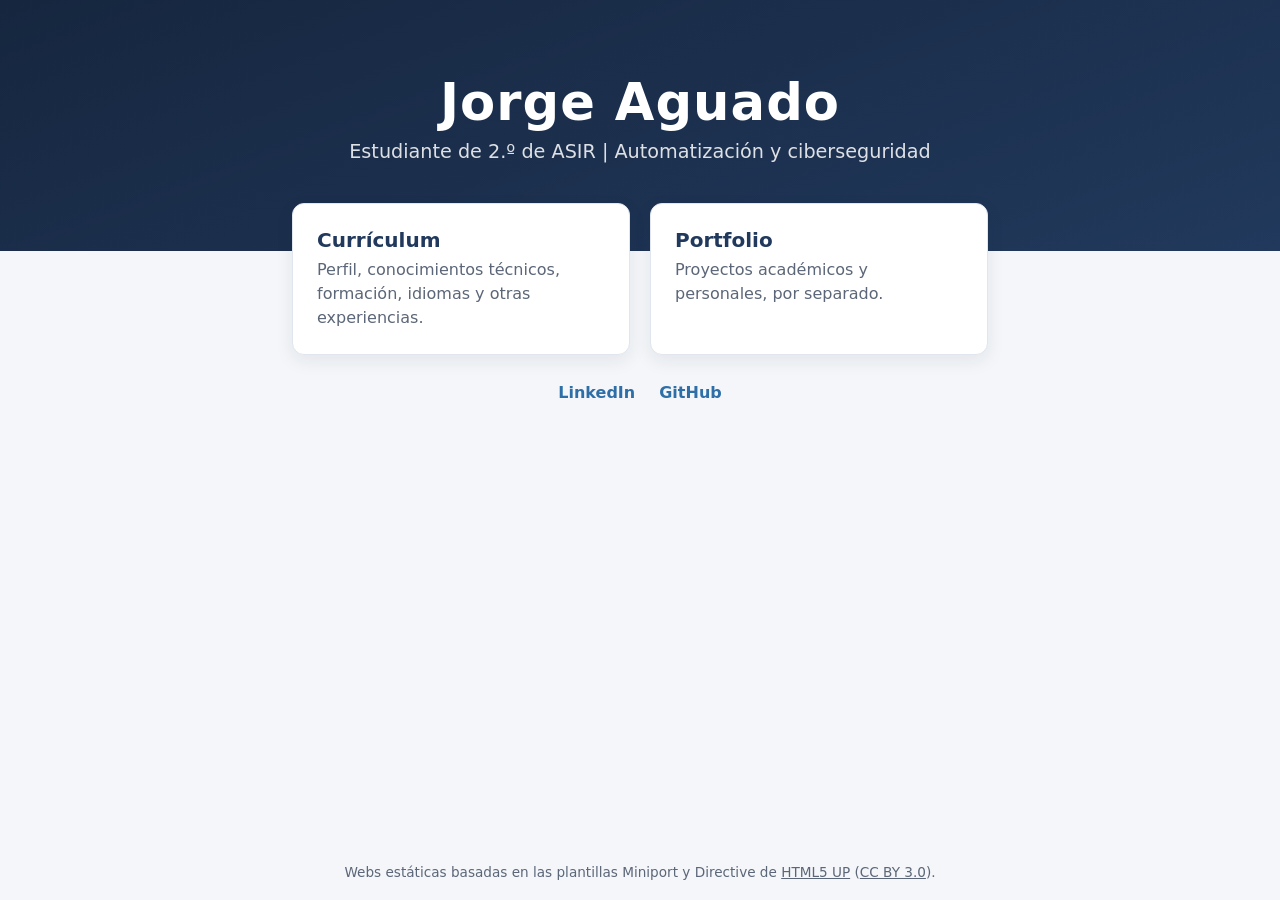
<file: index.html>
<!DOCTYPE html>
<html lang="es">
<head>
    <meta charset="UTF-8">
    <meta name="viewport" content="width=device-width, initial-scale=1">
    <title>Jorge Aguado · ASIR</title>
    <meta name="description" content="Jorge Aguado, estudiante de 2.º de ASIR. Currículum y portfolio de automatización y ciberseguridad.">
    <meta name="theme-color" content="#21395c">
    <link rel="icon" href="data:image/svg+xml,%3Csvg xmlns=%27http://www.w3.org/2000/svg%27 viewBox=%270 0 64 64%27%3E%3Crect width=%2764%27 height=%2764%27 rx=%2714%27 fill=%27%2321395c%27/%3E%3Ctext x=%2732%27 y=%2744%27 font-size=%2732%27 font-family=%27Arial%27 font-weight=%27bold%27 text-anchor=%27middle%27 fill=%27white%27%3EJA%3C/text%3E%3C/svg%3E" />
    <style>
        :root { --navy:#21395c; --navy-deep:#16263f; --accent:#2f6fa8; --bg:#f4f6f9; --ink:#1c2533; --muted:#5b6678; }
        * { box-sizing: border-box; }
        body { margin:0; min-height:100vh; display:flex; flex-direction:column; font-family:"Segoe UI",system-ui,-apple-system,Roboto,Arial,sans-serif; color:var(--ink); background:var(--bg); }
        header.hero { background:linear-gradient(160deg,var(--navy-deep),var(--navy)); color:#fff; text-align:center; padding:4.5rem 1.25rem 5.5rem; }
        .hero h1 { margin:0 0 .5rem; font-size:clamp(2rem,6vw,3.2rem); letter-spacing:.02em; }
        .hero p { margin:0 auto; max-width:38rem; color:rgba(255,255,255,.85); font-size:clamp(1rem,2.6vw,1.2rem); }
        main { flex:1; width:100%; max-width:46rem; margin:-3rem auto 0; padding:0 1.25rem 2.5rem; }
        .cards { display:grid; grid-template-columns:repeat(auto-fit,minmax(15rem,1fr)); gap:1.25rem; }
        .card { display:block; background:#fff; border:1px solid #e1e6ee; border-radius:12px; padding:1.5rem; text-decoration:none; color:inherit; box-shadow:0 6px 18px rgba(22,38,63,.08); transition:transform .15s ease, box-shadow .15s ease; }
        .card:hover, .card:focus-visible { transform:translateY(-3px); box-shadow:0 10px 24px rgba(22,38,63,.14); outline:none; }
        .card:focus-visible { outline:3px solid var(--accent); outline-offset:2px; }
        .card h2 { margin:0 0 .4rem; font-size:1.25rem; color:var(--navy); }
        .card p { margin:0; color:var(--muted); line-height:1.5; }
        .links { display:flex; flex-wrap:wrap; justify-content:center; gap:.75rem 1.5rem; margin:1.75rem 0 0; padding:0; list-style:none; }
        .links a { color:var(--accent); font-weight:600; text-decoration:none; }
        .links a:hover { text-decoration:underline; }
        footer { text-align:center; padding:1.25rem; font-size:.85rem; color:var(--muted); }
        footer a { color:var(--muted); }
    </style>
</head>
<body>
    <header class="hero">
        <h1>Jorge Aguado</h1>
        <p>Estudiante de 2.º de ASIR | Automatización y ciberseguridad</p>
    </header>
    <main>
        <div class="cards">
            <a class="card" href="cv/">
                <h2>Currículum</h2>
                <p>Perfil, conocimientos técnicos, formación, idiomas y otras experiencias.</p>
            </a>
            <a class="card" href="portfolio/">
                <h2>Portfolio</h2>
                <p>Proyectos académicos y personales, por separado.</p>
            </a>
        </div>
        <ul class="links">
            <li><a href="https://www.linkedin.com/in/jorge-aguado-rodr%C3%ADguez-rabad%C3%A1n-2b875238a" rel="noopener" target="_blank">LinkedIn</a></li>
            <li><a href="https://github.com/JorgeAguado1" rel="noopener" target="_blank">GitHub</a></li>
        </ul>
    </main>
    <footer>
        Webs estáticas basadas en las plantillas Miniport y Directive de <a href="https://html5up.net">HTML5 UP</a> (<a href="https://html5up.net/license">CC BY 3.0</a>).
    </footer>
</body>
</html>
</file>
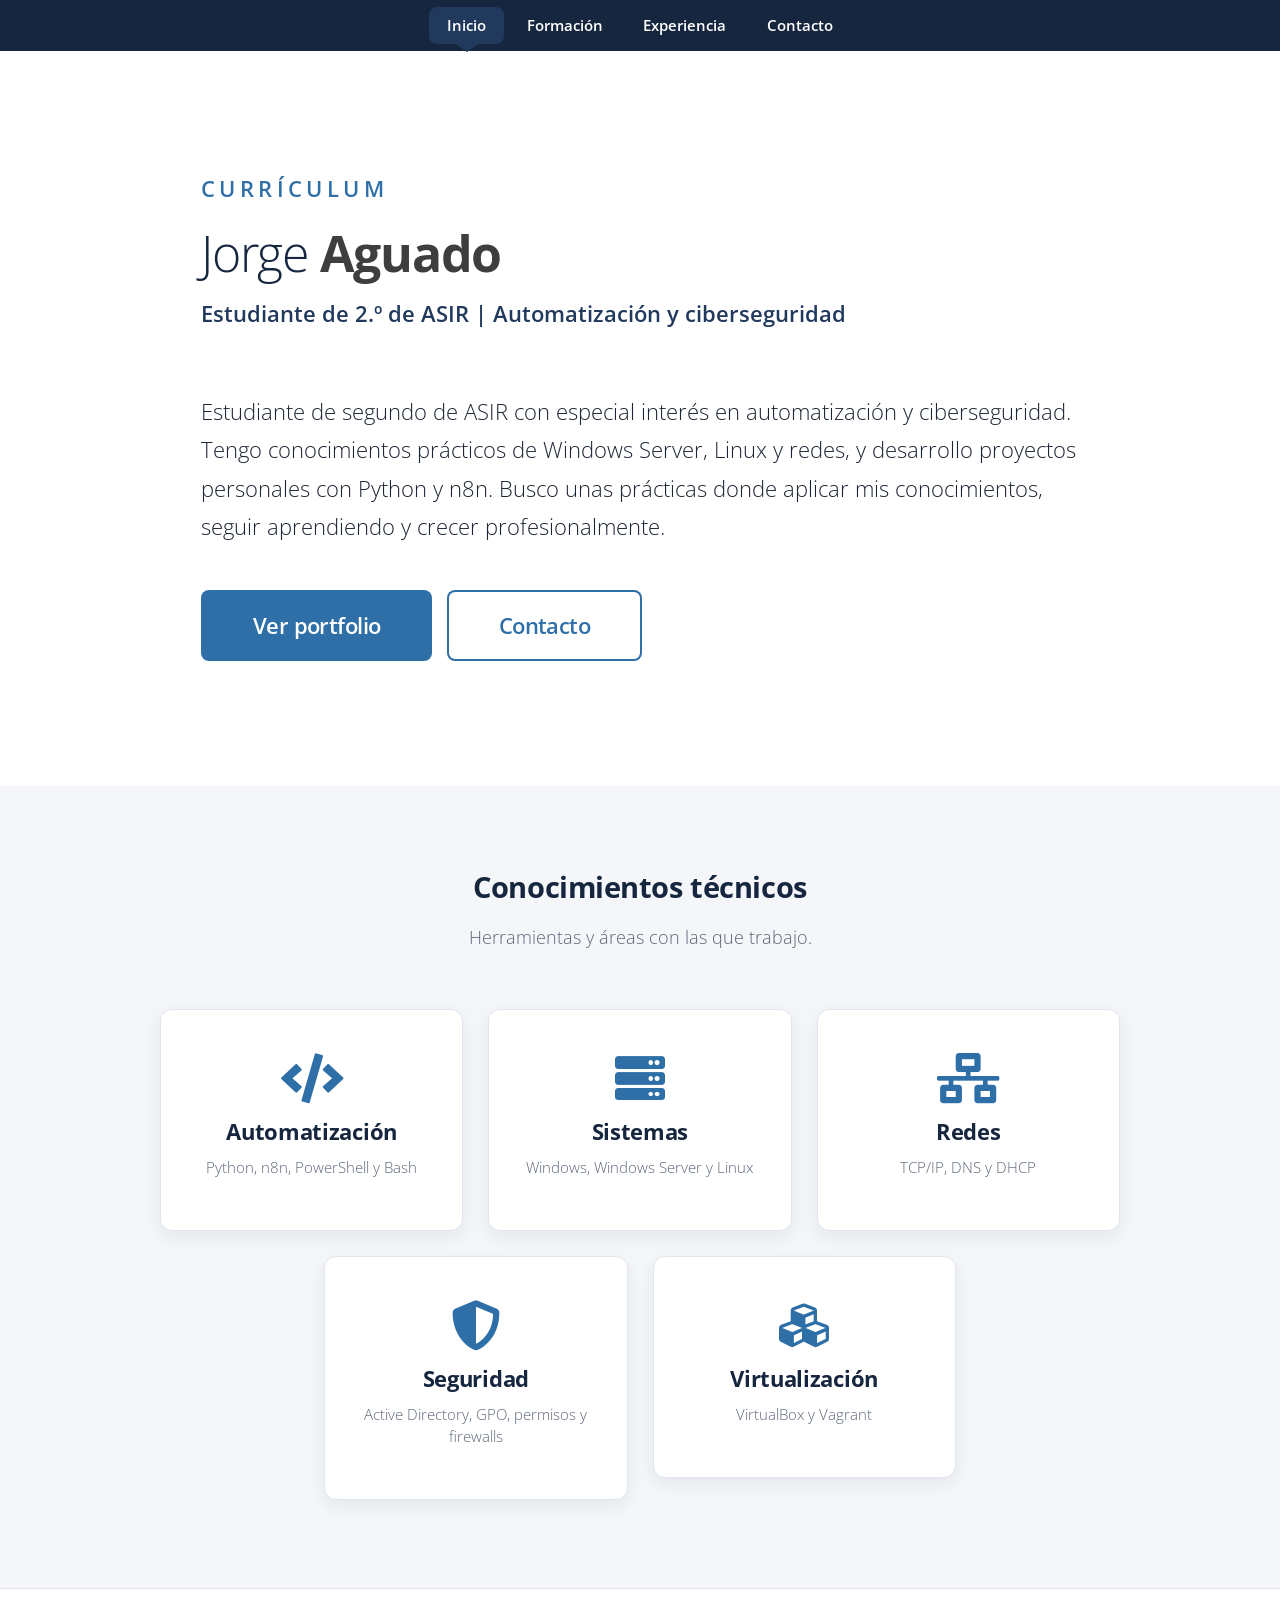
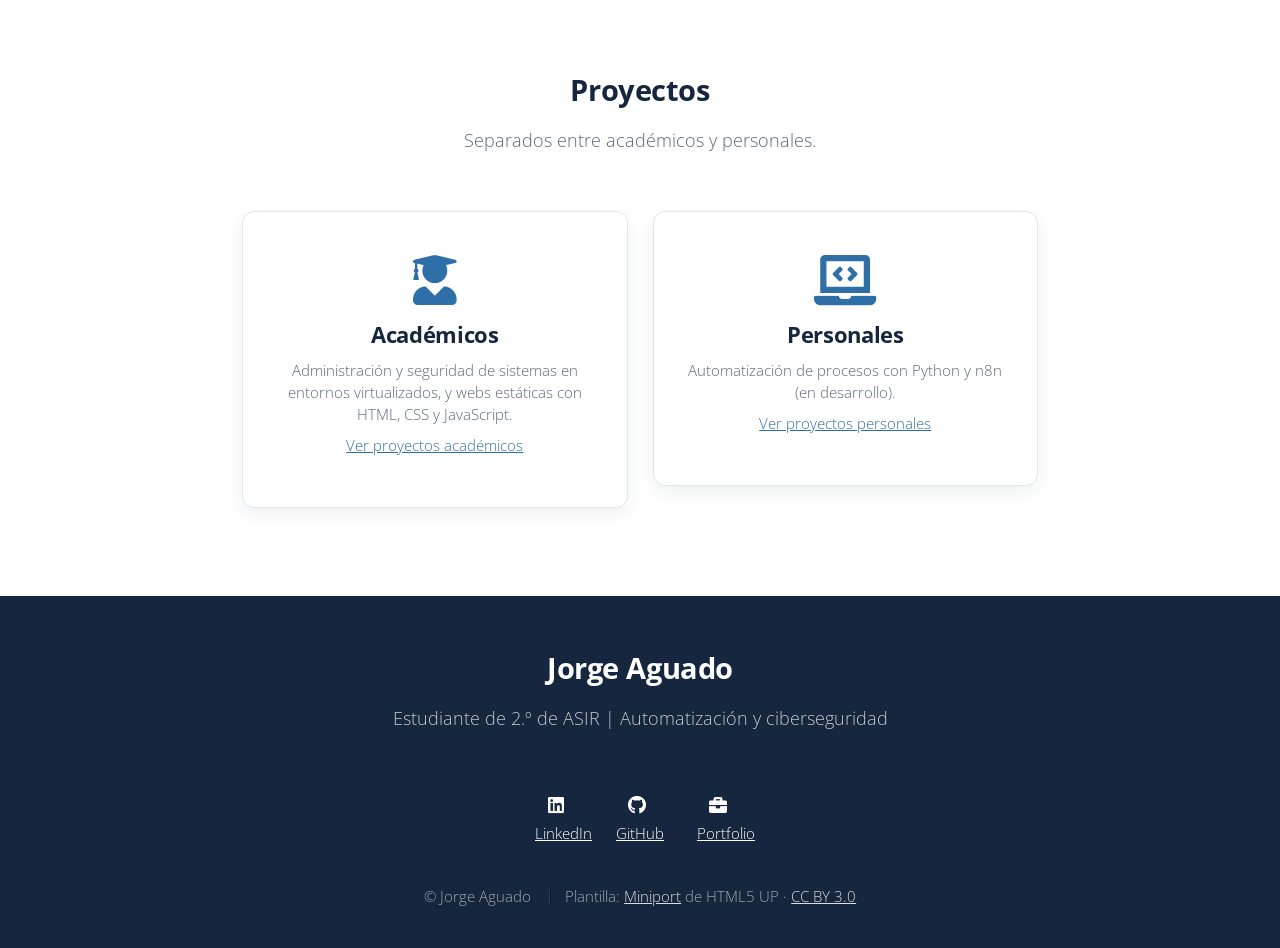
<file: cv/index.html>
<!DOCTYPE HTML>
<html lang="es">
<head>
    <title>Jorge Aguado · Currículum</title>
    <meta charset="utf-8" />
    <meta name="viewport" content="width=device-width, initial-scale=1" />
    <meta name="description" content="Currículum de Jorge Aguado, estudiante de 2.º de ASIR interesado en automatización y ciberseguridad." />
    <meta name="theme-color" content="#21395c" />
    <link rel="icon" href="data:image/svg+xml,%3Csvg xmlns=%27http://www.w3.org/2000/svg%27 viewBox=%270 0 64 64%27%3E%3Crect width=%2764%27 height=%2764%27 rx=%2714%27 fill=%27%2321395c%27/%3E%3Ctext x=%2732%27 y=%2744%27 font-size=%2732%27 font-family=%27Arial%27 font-weight=%27bold%27 text-anchor=%27middle%27 fill=%27white%27%3EJA%3C/text%3E%3C/svg%3E" />
    <link rel="stylesheet" href="assets/css/main.css" />
    <link rel="stylesheet" href="assets/css/custom.css" />
</head>
<body class="is-preload">

    <nav id="nav">
        <ul class="container">
            <li><a href="index.html" class="active">Inicio</a></li>
            <li><a href="estudios.html">Formación</a></li>
            <li><a href="experiencia.html">Experiencia</a></li>
            <li><a href="contacto.html">Contacto</a></li>
        </ul>
    </nav>

    <article id="top" class="wrapper style1 hero">
        <div class="container">
            <div class="row aln-center">
                <div class="col-9 col-11-large col-12-medium">
                    <header>
                        <p class="kicker">Currículum</p>
                        <h1>Jorge <strong>Aguado</strong></h1>
                        <p class="lead">Estudiante de 2.º de ASIR | Automatización y ciberseguridad</p>
                    </header>
                    <p>Estudiante de segundo de ASIR con especial interés en automatización y ciberseguridad. Tengo conocimientos prácticos de Windows Server, Linux y redes, y desarrollo proyectos personales con Python y n8n. Busco unas prácticas donde aplicar mis conocimientos, seguir aprendiendo y crecer profesionalmente.</p>
                    <ul class="actions">
                        <li><a href="../portfolio/" class="button large">Ver portfolio</a></li>
                        <li><a href="contacto.html" class="button large alt">Contacto</a></li>
                    </ul>
                </div>
            </div>
        </div>
    </article>

    <article id="conocimientos" class="wrapper style2">
        <div class="container">
            <header>
                <h2>Conocimientos técnicos</h2>
                <p>Herramientas y áreas con las que trabajo.</p>
            </header>
            <div class="row aln-center">
                <div class="col-4 col-6-medium col-12-small">
                    <section class="box style1 skill">
                        <span class="icon solid featured fa-code"></span>
                        <h3>Automatización</h3>
                        <p>Python, n8n, PowerShell y Bash</p>
                    </section>
                </div>
                <div class="col-4 col-6-medium col-12-small">
                    <section class="box style1 skill">
                        <span class="icon solid featured fa-server"></span>
                        <h3>Sistemas</h3>
                        <p>Windows, Windows Server y Linux</p>
                    </section>
                </div>
                <div class="col-4 col-6-medium col-12-small">
                    <section class="box style1 skill">
                        <span class="icon solid featured fa-network-wired"></span>
                        <h3>Redes</h3>
                        <p>TCP/IP, DNS y DHCP</p>
                    </section>
                </div>
                <div class="col-4 col-6-medium col-12-small">
                    <section class="box style1 skill">
                        <span class="icon solid featured fa-shield-alt"></span>
                        <h3>Seguridad</h3>
                        <p>Active Directory, GPO, permisos y firewalls</p>
                    </section>
                </div>
                <div class="col-4 col-6-medium col-12-small">
                    <section class="box style1 skill">
                        <span class="icon solid featured fa-cubes"></span>
                        <h3>Virtualización</h3>
                        <p>VirtualBox y Vagrant</p>
                    </section>
                </div>
            </div>
        </div>
    </article>

    <article id="proyectos" class="wrapper style3">
        <div class="container">
            <header>
                <h2>Proyectos</h2>
                <p>Separados entre académicos y personales.</p>
            </header>
            <div class="row aln-center">
                <div class="col-5 col-6-medium col-12-small">
                    <section class="box style1 skill">
                        <span class="icon solid featured fa-user-graduate"></span>
                        <h3>Académicos</h3>
                        <p>Administración y seguridad de sistemas en entornos virtualizados, y webs estáticas con HTML, CSS y JavaScript.</p>
                        <p><a href="../portfolio/proyectos.html#academicos">Ver proyectos académicos</a></p>
                    </section>
                </div>
                <div class="col-5 col-6-medium col-12-small">
                    <section class="box style1 skill">
                        <span class="icon solid featured fa-laptop-code"></span>
                        <h3>Personales</h3>
                        <p>Automatización de procesos con Python y n8n (en desarrollo).</p>
                        <p><a href="../portfolio/proyectos.html#personales">Ver proyectos personales</a></p>
                    </section>
                </div>
            </div>
        </div>
    </article>

    <article class="wrapper style4 site-footer">
        <div class="container medium">
            <header>
                <h2>Jorge Aguado</h2>
                <p>Estudiante de 2.º de ASIR | Automatización y ciberseguridad</p>
            </header>
            <ul class="social">
                <li><a href="https://www.linkedin.com/in/jorge-aguado-rodr%C3%ADguez-rabad%C3%A1n-2b875238a" rel="noopener" target="_blank"><span class="icon brands fa-linkedin"></span> LinkedIn</a></li>
                <li><a href="https://github.com/JorgeAguado1" rel="noopener" target="_blank"><span class="icon brands fa-github"></span> GitHub</a></li>
                <li><a href="../portfolio/"><span class="icon solid fa-briefcase"></span> Portfolio</a></li>
            </ul>
            <footer>
                <ul id="copyright">
                    <li>&copy; Jorge Aguado</li>
                    <li>Plantilla: <a href="https://html5up.net">Miniport</a> de HTML5 UP · <a href="https://html5up.net/license">CC BY 3.0</a></li>
                </ul>
            </footer>
        </div>
    </article>

    <script src="assets/js/jquery.min.js"></script>
    <script src="assets/js/jquery.scrolly.min.js"></script>
    <script src="assets/js/browser.min.js"></script>
    <script src="assets/js/breakpoints.min.js"></script>
    <script src="assets/js/util.js"></script>
    <script src="assets/js/main.js"></script>

</body>
</html>
</file>
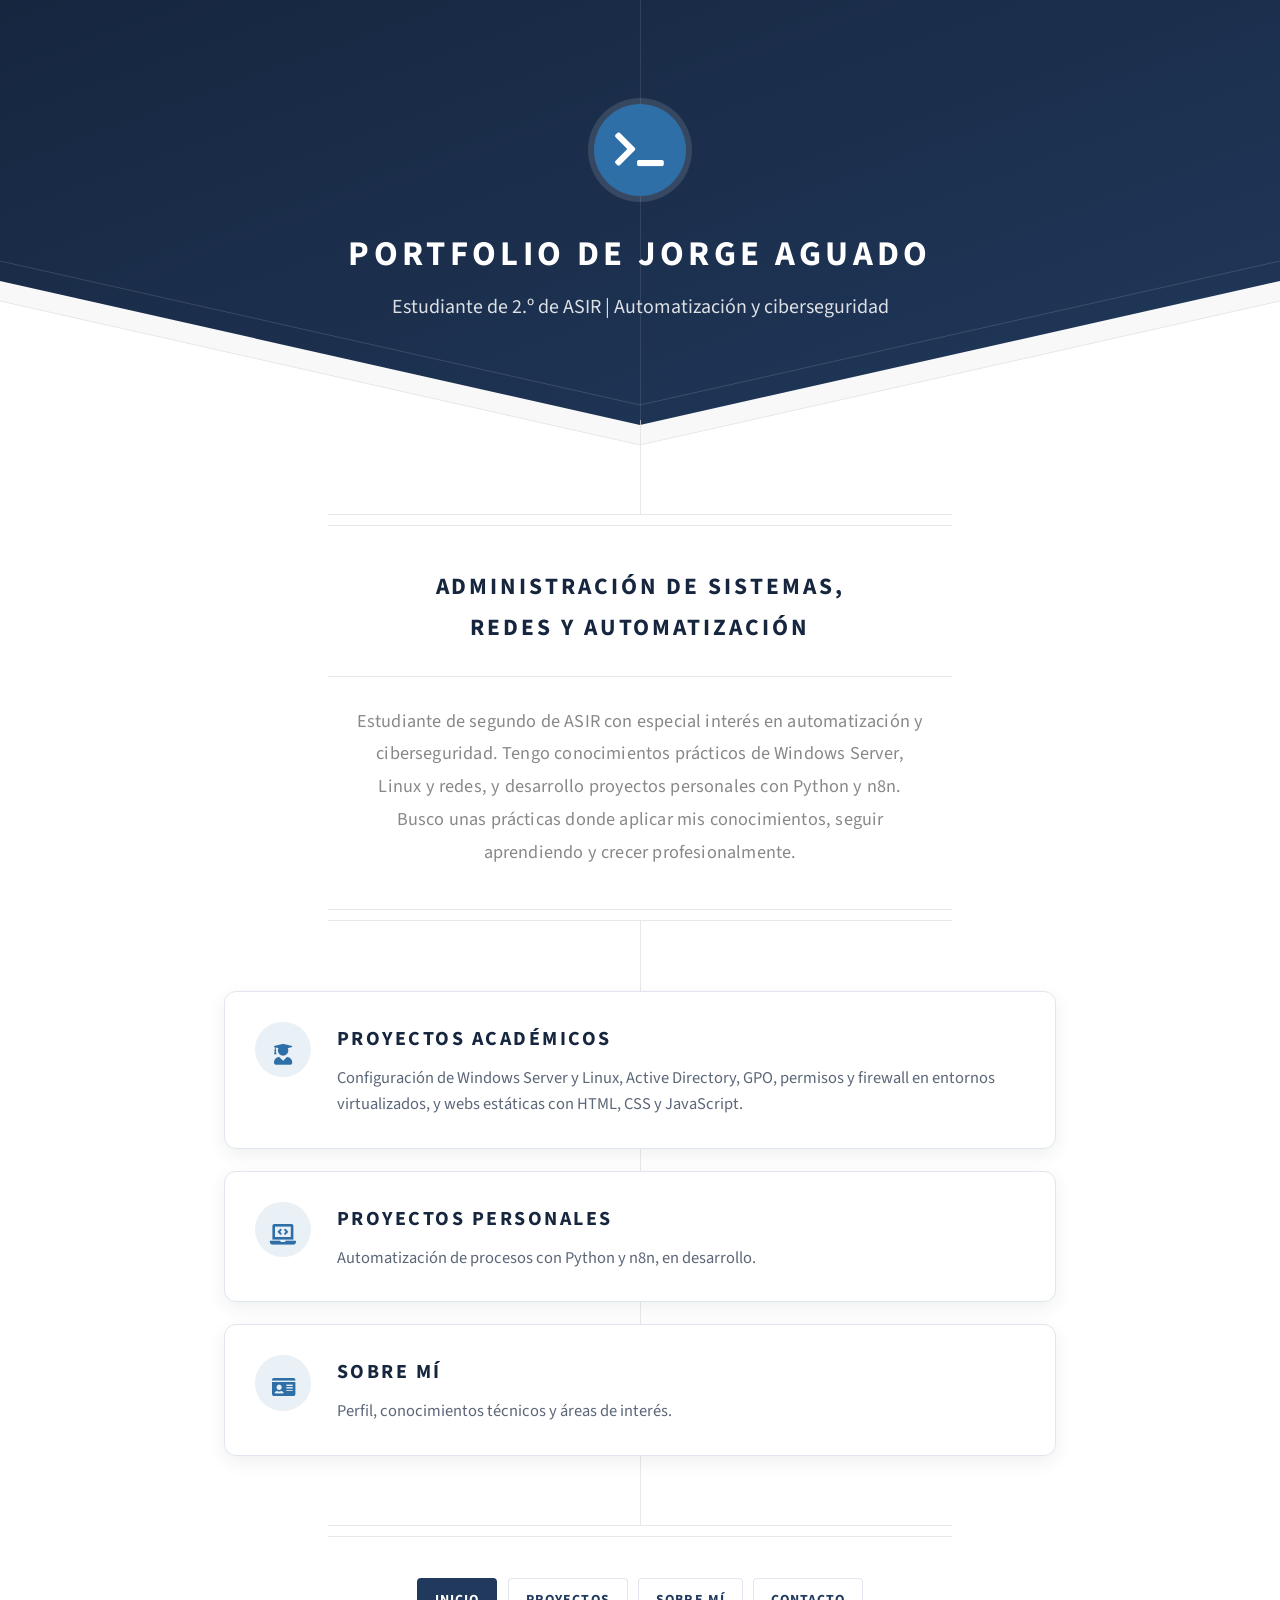
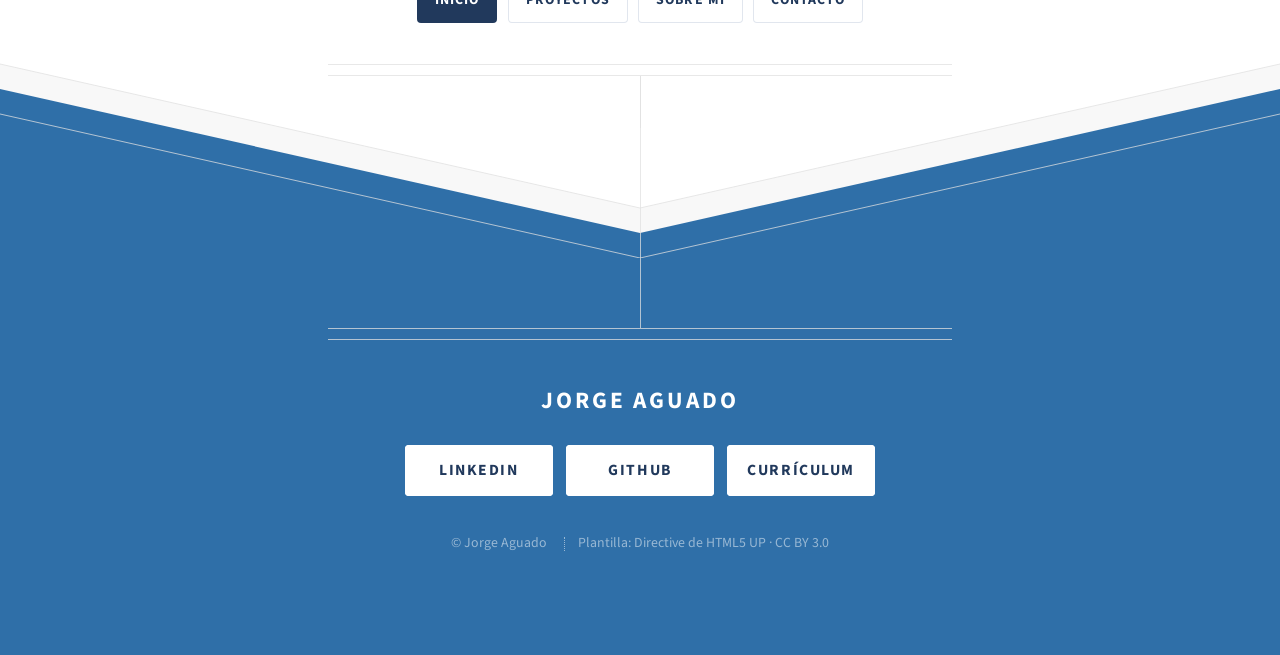
<file: portfolio/index.html>
<!DOCTYPE HTML>
<html lang="es">
<head>
    <title>Portfolio · Jorge Aguado</title>
    <meta charset="utf-8" />
    <meta name="viewport" content="width=device-width, initial-scale=1" />
    <meta name="description" content="Portfolio de Jorge Aguado, estudiante de 2.º de ASIR: proyectos académicos y personales." />
    <meta name="theme-color" content="#21395c" />
    <link rel="icon" href="data:image/svg+xml,%3Csvg xmlns=%27http://www.w3.org/2000/svg%27 viewBox=%270 0 64 64%27%3E%3Crect width=%2764%27 height=%2764%27 rx=%2714%27 fill=%27%2321395c%27/%3E%3Ctext x=%2732%27 y=%2744%27 font-size=%2732%27 font-family=%27Arial%27 font-weight=%27bold%27 text-anchor=%27middle%27 fill=%27white%27%3EJA%3C/text%3E%3C/svg%3E" />
    <link rel="stylesheet" href="assets/css/main.css" />
    <link rel="stylesheet" href="assets/css/custom.css" />
</head>
<body class="is-preload">

    <div id="header">
        <span class="logo icon solid fa-terminal"></span>
        <h1>Portfolio de Jorge Aguado</h1>
        <p>Estudiante de 2.º de ASIR | Automatización y ciberseguridad</p>
    </div>

    <div id="main">
        <header class="major container medium">
            <h2>Administración de sistemas,
            <br />
            redes y automatización</h2>
            <p>Estudiante de segundo de ASIR con especial interés en automatización y ciberseguridad. Tengo conocimientos prácticos de Windows Server, Linux y redes, y desarrollo proyectos personales con Python y n8n. Busco unas prácticas donde aplicar mis conocimientos, seguir aprendiendo y crecer profesionalmente.</p>
        </header>

        <section class="container">
            <div class="cards">
                <a class="card" href="proyectos.html#academicos">
                    <span class="card-icon icon solid fa-user-graduate"></span>
                    <h3>Proyectos académicos</h3>
                    <p>Configuración de Windows Server y Linux, Active Directory, GPO, permisos y firewall en entornos virtualizados, y webs estáticas con HTML, CSS y JavaScript.</p>
                </a>
                <a class="card" href="proyectos.html#personales">
                    <span class="card-icon icon solid fa-laptop-code"></span>
                    <h3>Proyectos personales</h3>
                    <p>Automatización de procesos con Python y n8n, en desarrollo.</p>
                </a>
                <a class="card" href="sobre-mi.html">
                    <span class="card-icon icon solid fa-id-card"></span>
                    <h3>Sobre mí</h3>
                    <p>Perfil, conocimientos técnicos y áreas de interés.</p>
                </a>
            </div>
        </section>

        <footer class="major container medium">
            <ul class="actions special">
                <li><a href="index.html" class="button">Inicio</a></li>
                <li><a href="proyectos.html" class="button alt">Proyectos</a></li>
                <li><a href="sobre-mi.html" class="button alt">Sobre mí</a></li>
                <li><a href="contacto.html" class="button alt">Contacto</a></li>
            </ul>
        </footer>
    </div>

    <div id="footer">
        <div class="container medium">
            <header class="major last">
                <h2>Jorge Aguado</h2>
            </header>
            <ul class="actions special">
                <li><a href="https://www.linkedin.com/in/jorge-aguado-rodr%C3%ADguez-rabad%C3%A1n-2b875238a" class="button" rel="noopener" target="_blank">LinkedIn</a></li>
                <li><a href="https://github.com/JorgeAguado1" class="button" rel="noopener" target="_blank">GitHub</a></li>
                <li><a href="../cv/" class="button">Currículum</a></li>
            </ul>
            <ul class="copyright">
                <li>&copy; Jorge Aguado</li>
                <li>Plantilla: <a href="https://html5up.net">Directive</a> de HTML5 UP · <a href="https://html5up.net/license">CC BY 3.0</a></li>
            </ul>
        </div>
    </div>

    <script src="assets/js/jquery.min.js"></script>
    <script src="assets/js/browser.min.js"></script>
    <script src="assets/js/breakpoints.min.js"></script>
    <script src="assets/js/util.js"></script>
    <script src="assets/js/main.js"></script>

</body>
</html>
</file>
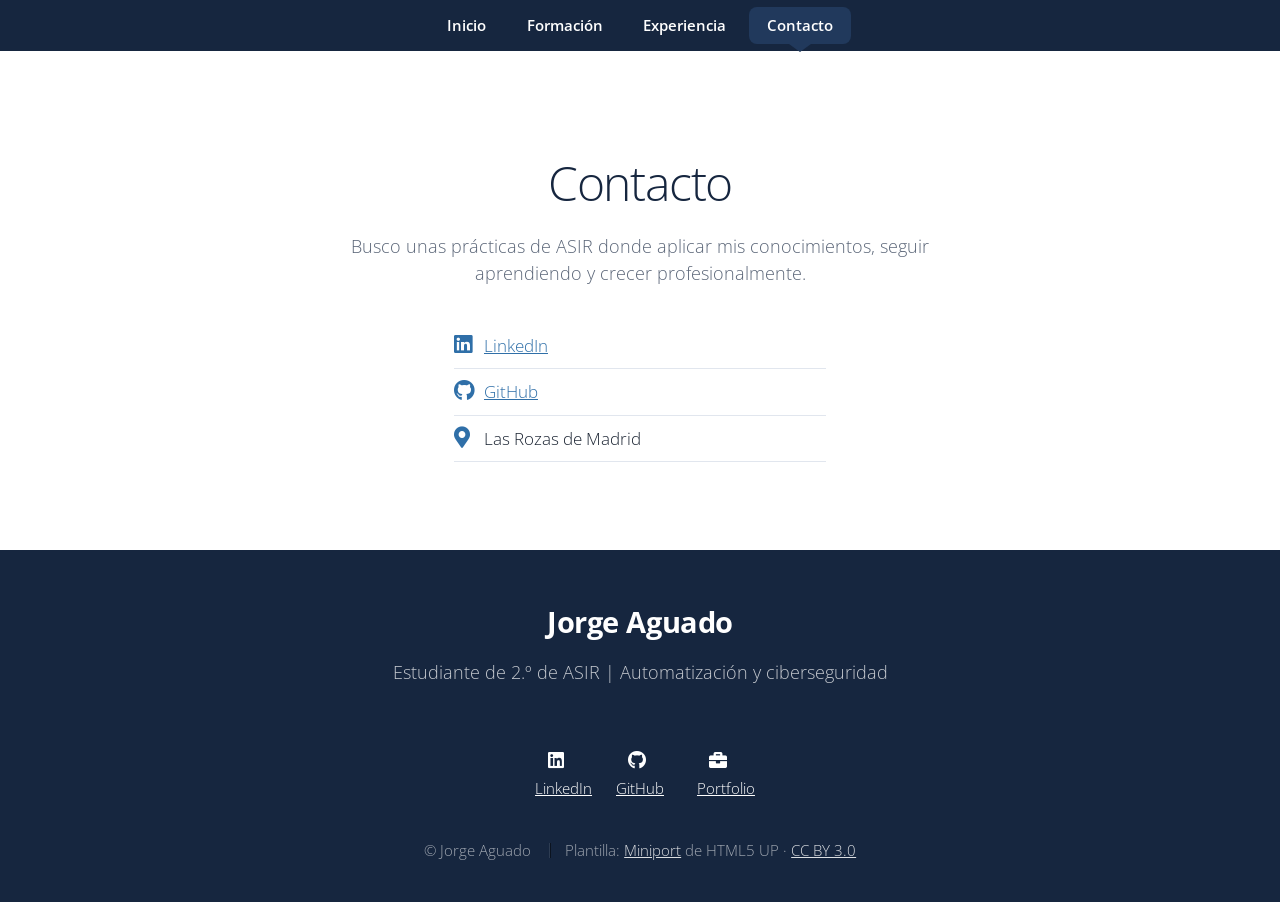
<file: cv/contacto.html>
<!DOCTYPE HTML>
<html lang="es">
<head>
    <title>Contacto · Jorge Aguado</title>
    <meta charset="utf-8" />
    <meta name="viewport" content="width=device-width, initial-scale=1" />
    <meta name="description" content="Contacto profesional de Jorge Aguado, estudiante de ASIR que busca prácticas." />
    <meta name="theme-color" content="#21395c" />
    <link rel="icon" href="data:image/svg+xml,%3Csvg xmlns=%27http://www.w3.org/2000/svg%27 viewBox=%270 0 64 64%27%3E%3Crect width=%2764%27 height=%2764%27 rx=%2714%27 fill=%27%2321395c%27/%3E%3Ctext x=%2732%27 y=%2744%27 font-size=%2732%27 font-family=%27Arial%27 font-weight=%27bold%27 text-anchor=%27middle%27 fill=%27white%27%3EJA%3C/text%3E%3C/svg%3E" />
    <link rel="stylesheet" href="assets/css/main.css" />
    <link rel="stylesheet" href="assets/css/custom.css" />
</head>
<body class="is-preload">

    <nav id="nav">
        <ul class="container">
            <li><a href="index.html">Inicio</a></li>
            <li><a href="estudios.html">Formación</a></li>
            <li><a href="experiencia.html">Experiencia</a></li>
            <li><a href="contacto.html" class="active">Contacto</a></li>
        </ul>
    </nav>

    <article class="wrapper style1 page">
        <div class="container">
            <header>
                <h1>Contacto</h1>
                <p>Busco unas prácticas de ASIR donde aplicar mis conocimientos, seguir aprendiendo y crecer profesionalmente.</p>
            </header>
            <ul class="contact-list">
                <li><span class="icon brands fa-linkedin"></span><a href="https://www.linkedin.com/in/jorge-aguado-rodr%C3%ADguez-rabad%C3%A1n-2b875238a" rel="noopener" target="_blank">LinkedIn</a></li>
                <li><span class="icon brands fa-github"></span><a href="https://github.com/JorgeAguado1" rel="noopener" target="_blank">GitHub</a></li>
                <li><span class="icon solid fa-map-marker-alt"></span>Las Rozas de Madrid</li>
            </ul>
        </div>
    </article>

    <article class="wrapper style4 site-footer">
        <div class="container medium">
            <header>
                <h2>Jorge Aguado</h2>
                <p>Estudiante de 2.º de ASIR | Automatización y ciberseguridad</p>
            </header>
            <ul class="social">
                <li><a href="https://www.linkedin.com/in/jorge-aguado-rodr%C3%ADguez-rabad%C3%A1n-2b875238a" rel="noopener" target="_blank"><span class="icon brands fa-linkedin"></span> LinkedIn</a></li>
                <li><a href="https://github.com/JorgeAguado1" rel="noopener" target="_blank"><span class="icon brands fa-github"></span> GitHub</a></li>
                <li><a href="../portfolio/"><span class="icon solid fa-briefcase"></span> Portfolio</a></li>
            </ul>
            <footer>
                <ul id="copyright">
                    <li>&copy; Jorge Aguado</li>
                    <li>Plantilla: <a href="https://html5up.net">Miniport</a> de HTML5 UP · <a href="https://html5up.net/license">CC BY 3.0</a></li>
                </ul>
            </footer>
        </div>
    </article>

    <script src="assets/js/jquery.min.js"></script>
    <script src="assets/js/jquery.scrolly.min.js"></script>
    <script src="assets/js/browser.min.js"></script>
    <script src="assets/js/breakpoints.min.js"></script>
    <script src="assets/js/util.js"></script>
    <script src="assets/js/main.js"></script>

</body>
</html>
</file>
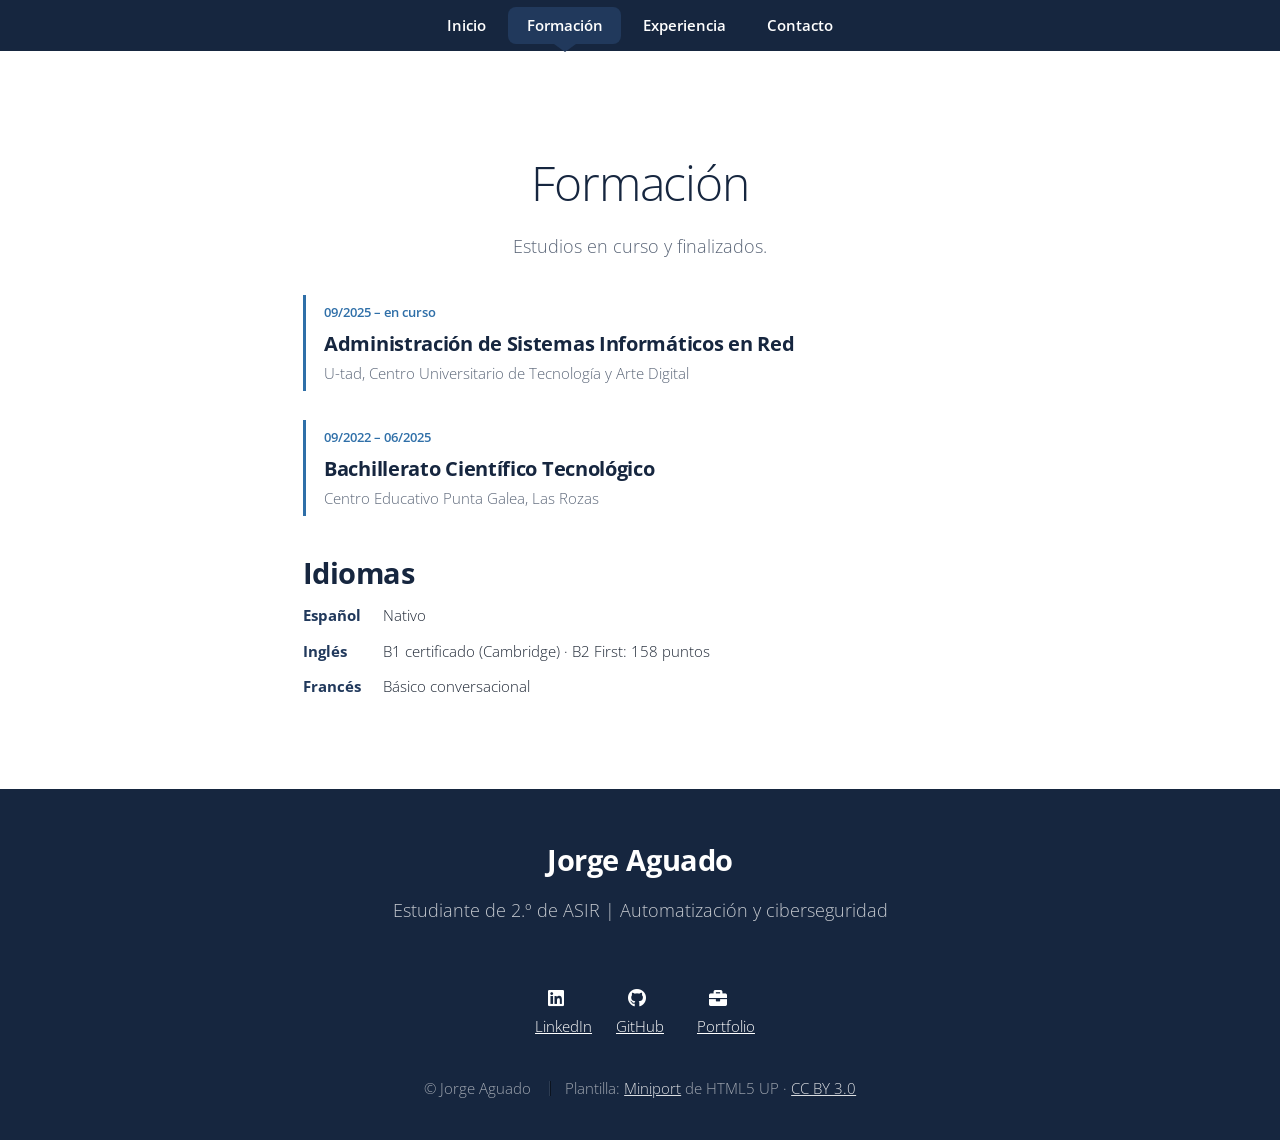
<file: cv/estudios.html>
<!DOCTYPE HTML>
<html lang="es">
<head>
    <title>Formación · Jorge Aguado</title>
    <meta charset="utf-8" />
    <meta name="viewport" content="width=device-width, initial-scale=1" />
    <meta name="description" content="Formación e idiomas de Jorge Aguado, estudiante de ASIR en U-tad." />
    <meta name="theme-color" content="#21395c" />
    <link rel="icon" href="data:image/svg+xml,%3Csvg xmlns=%27http://www.w3.org/2000/svg%27 viewBox=%270 0 64 64%27%3E%3Crect width=%2764%27 height=%2764%27 rx=%2714%27 fill=%27%2321395c%27/%3E%3Ctext x=%2732%27 y=%2744%27 font-size=%2732%27 font-family=%27Arial%27 font-weight=%27bold%27 text-anchor=%27middle%27 fill=%27white%27%3EJA%3C/text%3E%3C/svg%3E" />
    <link rel="stylesheet" href="assets/css/main.css" />
    <link rel="stylesheet" href="assets/css/custom.css" />
</head>
<body class="is-preload">

    <nav id="nav">
        <ul class="container">
            <li><a href="index.html">Inicio</a></li>
            <li><a href="estudios.html" class="active">Formación</a></li>
            <li><a href="experiencia.html">Experiencia</a></li>
            <li><a href="contacto.html">Contacto</a></li>
        </ul>
    </nav>

    <article class="wrapper style1 page">
        <div class="container">
            <header>
                <h1>Formación</h1>
                <p>Estudios en curso y finalizados.</p>
            </header>
            <section class="entry">
                <p class="when">09/2025 – en curso</p>
                <h2>Administración de Sistemas Informáticos en Red</h2>
                <p class="where">U-tad, Centro Universitario de Tecnología y Arte Digital</p>
            </section>
            <section class="entry">
                <p class="when">09/2022 – 06/2025</p>
                <h2>Bachillerato Científico Tecnológico</h2>
                <p class="where">Centro Educativo Punta Galea, Las Rozas</p>
            </section>
            <header class="sub">
                <h2>Idiomas</h2>
            </header>
            <dl class="idiomas">
                <dt>Español</dt><dd>Nativo</dd>
                <dt>Inglés</dt><dd>B1 certificado (Cambridge) · B2 First: 158 puntos</dd>
                <dt>Francés</dt><dd>Básico conversacional</dd>
            </dl>
        </div>
    </article>

    <article class="wrapper style4 site-footer">
        <div class="container medium">
            <header>
                <h2>Jorge Aguado</h2>
                <p>Estudiante de 2.º de ASIR | Automatización y ciberseguridad</p>
            </header>
            <ul class="social">
                <li><a href="https://www.linkedin.com/in/jorge-aguado-rodr%C3%ADguez-rabad%C3%A1n-2b875238a" rel="noopener" target="_blank"><span class="icon brands fa-linkedin"></span> LinkedIn</a></li>
                <li><a href="https://github.com/JorgeAguado1" rel="noopener" target="_blank"><span class="icon brands fa-github"></span> GitHub</a></li>
                <li><a href="../portfolio/"><span class="icon solid fa-briefcase"></span> Portfolio</a></li>
            </ul>
            <footer>
                <ul id="copyright">
                    <li>&copy; Jorge Aguado</li>
                    <li>Plantilla: <a href="https://html5up.net">Miniport</a> de HTML5 UP · <a href="https://html5up.net/license">CC BY 3.0</a></li>
                </ul>
            </footer>
        </div>
    </article>

    <script src="assets/js/jquery.min.js"></script>
    <script src="assets/js/jquery.scrolly.min.js"></script>
    <script src="assets/js/browser.min.js"></script>
    <script src="assets/js/breakpoints.min.js"></script>
    <script src="assets/js/util.js"></script>
    <script src="assets/js/main.js"></script>

</body>
</html>
</file>
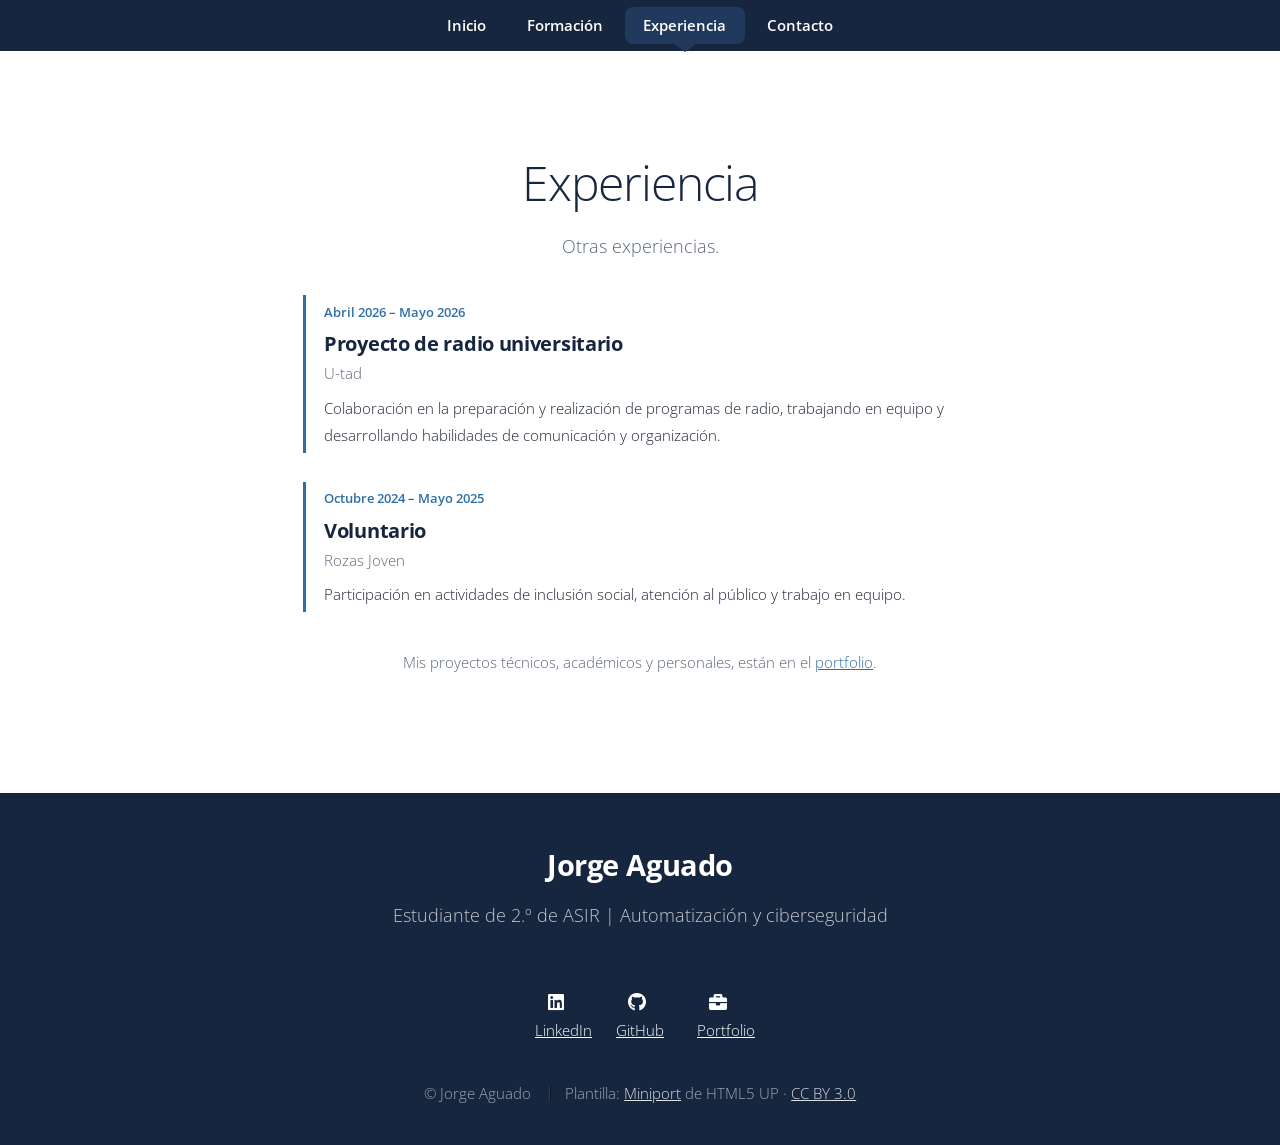
<file: cv/experiencia.html>
<!DOCTYPE HTML>
<html lang="es">
<head>
    <title>Experiencia · Jorge Aguado</title>
    <meta charset="utf-8" />
    <meta name="viewport" content="width=device-width, initial-scale=1" />
    <meta name="description" content="Otras experiencias de Jorge Aguado: radio universitaria y voluntariado." />
    <meta name="theme-color" content="#21395c" />
    <link rel="icon" href="data:image/svg+xml,%3Csvg xmlns=%27http://www.w3.org/2000/svg%27 viewBox=%270 0 64 64%27%3E%3Crect width=%2764%27 height=%2764%27 rx=%2714%27 fill=%27%2321395c%27/%3E%3Ctext x=%2732%27 y=%2744%27 font-size=%2732%27 font-family=%27Arial%27 font-weight=%27bold%27 text-anchor=%27middle%27 fill=%27white%27%3EJA%3C/text%3E%3C/svg%3E" />
    <link rel="stylesheet" href="assets/css/main.css" />
    <link rel="stylesheet" href="assets/css/custom.css" />
</head>
<body class="is-preload">

    <nav id="nav">
        <ul class="container">
            <li><a href="index.html">Inicio</a></li>
            <li><a href="estudios.html">Formación</a></li>
            <li><a href="experiencia.html" class="active">Experiencia</a></li>
            <li><a href="contacto.html">Contacto</a></li>
        </ul>
    </nav>

    <article class="wrapper style1 page">
        <div class="container">
            <header>
                <h1>Experiencia</h1>
                <p>Otras experiencias.</p>
            </header>
            <section class="entry">
                <p class="when">Abril 2026 – Mayo 2026</p>
                <h2>Proyecto de radio universitario</h2>
                <p class="where">U-tad</p>
                <p>Colaboración en la preparación y realización de programas de radio, trabajando en equipo y desarrollando habilidades de comunicación y organización.</p>
            </section>
            <section class="entry">
                <p class="when">Octubre 2024 – Mayo 2025</p>
                <h2>Voluntario</h2>
                <p class="where">Rozas Joven</p>
                <p>Participación en actividades de inclusión social, atención al público y trabajo en equipo.</p>
            </section>
            <p class="note">Mis proyectos técnicos, académicos y personales, están en el <a href="../portfolio/proyectos.html">portfolio</a>.</p>
        </div>
    </article>

    <article class="wrapper style4 site-footer">
        <div class="container medium">
            <header>
                <h2>Jorge Aguado</h2>
                <p>Estudiante de 2.º de ASIR | Automatización y ciberseguridad</p>
            </header>
            <ul class="social">
                <li><a href="https://www.linkedin.com/in/jorge-aguado-rodr%C3%ADguez-rabad%C3%A1n-2b875238a" rel="noopener" target="_blank"><span class="icon brands fa-linkedin"></span> LinkedIn</a></li>
                <li><a href="https://github.com/JorgeAguado1" rel="noopener" target="_blank"><span class="icon brands fa-github"></span> GitHub</a></li>
                <li><a href="../portfolio/"><span class="icon solid fa-briefcase"></span> Portfolio</a></li>
            </ul>
            <footer>
                <ul id="copyright">
                    <li>&copy; Jorge Aguado</li>
                    <li>Plantilla: <a href="https://html5up.net">Miniport</a> de HTML5 UP · <a href="https://html5up.net/license">CC BY 3.0</a></li>
                </ul>
            </footer>
        </div>
    </article>

    <script src="assets/js/jquery.min.js"></script>
    <script src="assets/js/jquery.scrolly.min.js"></script>
    <script src="assets/js/browser.min.js"></script>
    <script src="assets/js/breakpoints.min.js"></script>
    <script src="assets/js/util.js"></script>
    <script src="assets/js/main.js"></script>

</body>
</html>
</file>
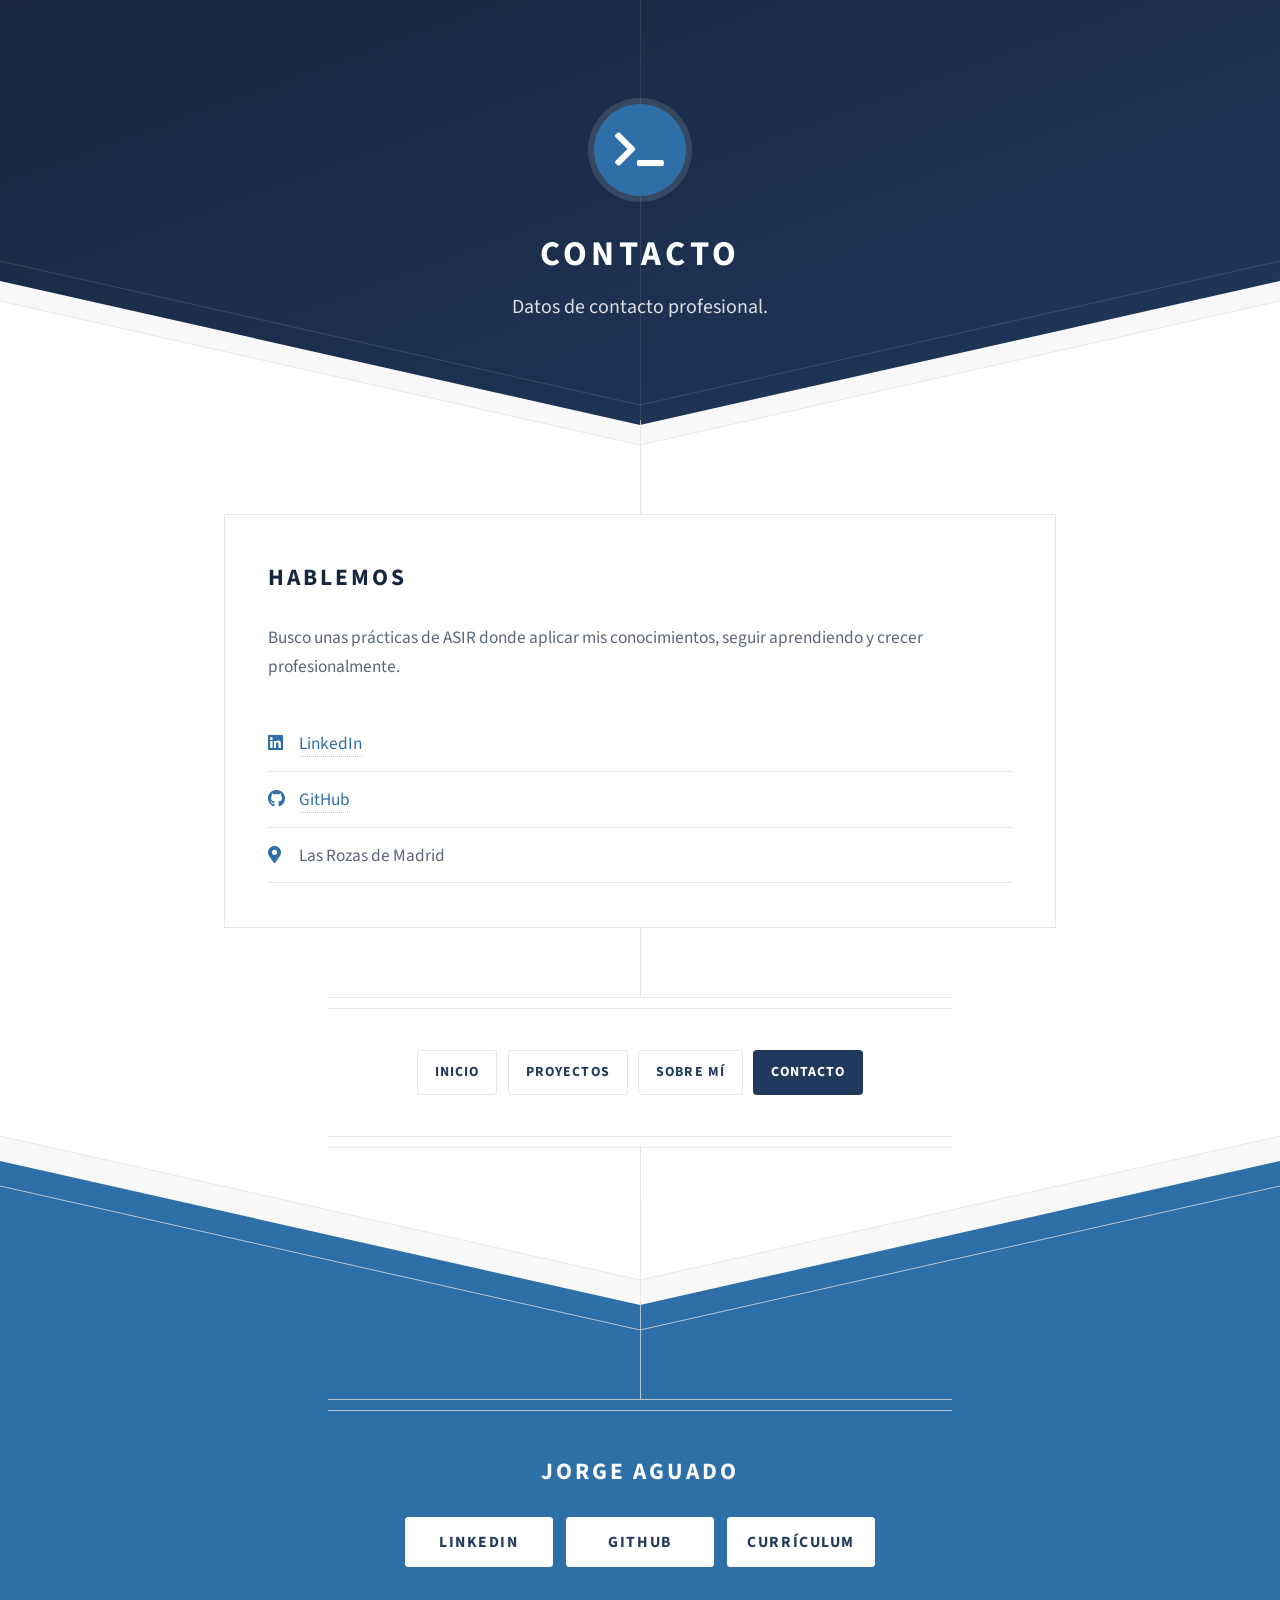
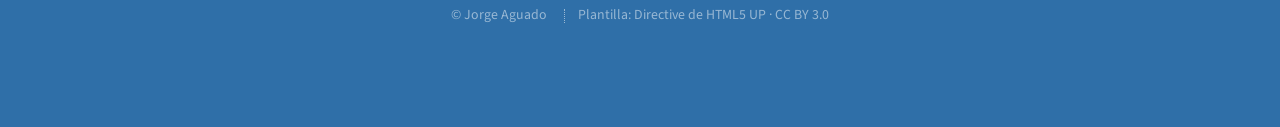
<file: portfolio/contacto.html>
<!DOCTYPE HTML>
<html lang="es">
<head>
    <title>Contacto · Jorge Aguado</title>
    <meta charset="utf-8" />
    <meta name="viewport" content="width=device-width, initial-scale=1" />
    <meta name="description" content="Contacto profesional de Jorge Aguado, estudiante de ASIR que busca prácticas." />
    <meta name="theme-color" content="#21395c" />
    <link rel="icon" href="data:image/svg+xml,%3Csvg xmlns=%27http://www.w3.org/2000/svg%27 viewBox=%270 0 64 64%27%3E%3Crect width=%2764%27 height=%2764%27 rx=%2714%27 fill=%27%2321395c%27/%3E%3Ctext x=%2732%27 y=%2744%27 font-size=%2732%27 font-family=%27Arial%27 font-weight=%27bold%27 text-anchor=%27middle%27 fill=%27white%27%3EJA%3C/text%3E%3C/svg%3E" />
    <link rel="stylesheet" href="assets/css/main.css" />
    <link rel="stylesheet" href="assets/css/custom.css" />
</head>
<body class="is-preload">

    <div id="header">
        <span class="logo icon solid fa-terminal"></span>
        <h1>Contacto</h1>
        <p>Datos de contacto profesional.</p>
    </div>

    <div id="main">
        <section class="container">
            <div class="box prose">
                <header><h2>Hablemos</h2></header>
                <p>Busco unas prácticas de ASIR donde aplicar mis conocimientos, seguir aprendiendo y crecer profesionalmente.</p>
                <ul class="contact-list">
                    <li><span class="icon brands fa-linkedin"></span><a href="https://www.linkedin.com/in/jorge-aguado-rodr%C3%ADguez-rabad%C3%A1n-2b875238a" rel="noopener" target="_blank">LinkedIn</a></li>
                    <li><span class="icon brands fa-github"></span><a href="https://github.com/JorgeAguado1" rel="noopener" target="_blank">GitHub</a></li>
                    <li><span class="icon solid fa-map-marker-alt"></span>Las Rozas de Madrid</li>
                </ul>
            </div>
        </section>

        <footer class="major container medium">
            <ul class="actions special">
                <li><a href="index.html" class="button alt">Inicio</a></li>
                <li><a href="proyectos.html" class="button alt">Proyectos</a></li>
                <li><a href="sobre-mi.html" class="button alt">Sobre mí</a></li>
                <li><a href="contacto.html" class="button">Contacto</a></li>
            </ul>
        </footer>
    </div>

    <div id="footer">
        <div class="container medium">
            <header class="major last">
                <h2>Jorge Aguado</h2>
            </header>
            <ul class="actions special">
                <li><a href="https://www.linkedin.com/in/jorge-aguado-rodr%C3%ADguez-rabad%C3%A1n-2b875238a" class="button" rel="noopener" target="_blank">LinkedIn</a></li>
                <li><a href="https://github.com/JorgeAguado1" class="button" rel="noopener" target="_blank">GitHub</a></li>
                <li><a href="../cv/" class="button">Currículum</a></li>
            </ul>
            <ul class="copyright">
                <li>&copy; Jorge Aguado</li>
                <li>Plantilla: <a href="https://html5up.net">Directive</a> de HTML5 UP · <a href="https://html5up.net/license">CC BY 3.0</a></li>
            </ul>
        </div>
    </div>

    <script src="assets/js/jquery.min.js"></script>
    <script src="assets/js/browser.min.js"></script>
    <script src="assets/js/breakpoints.min.js"></script>
    <script src="assets/js/util.js"></script>
    <script src="assets/js/main.js"></script>

</body>
</html>
</file>
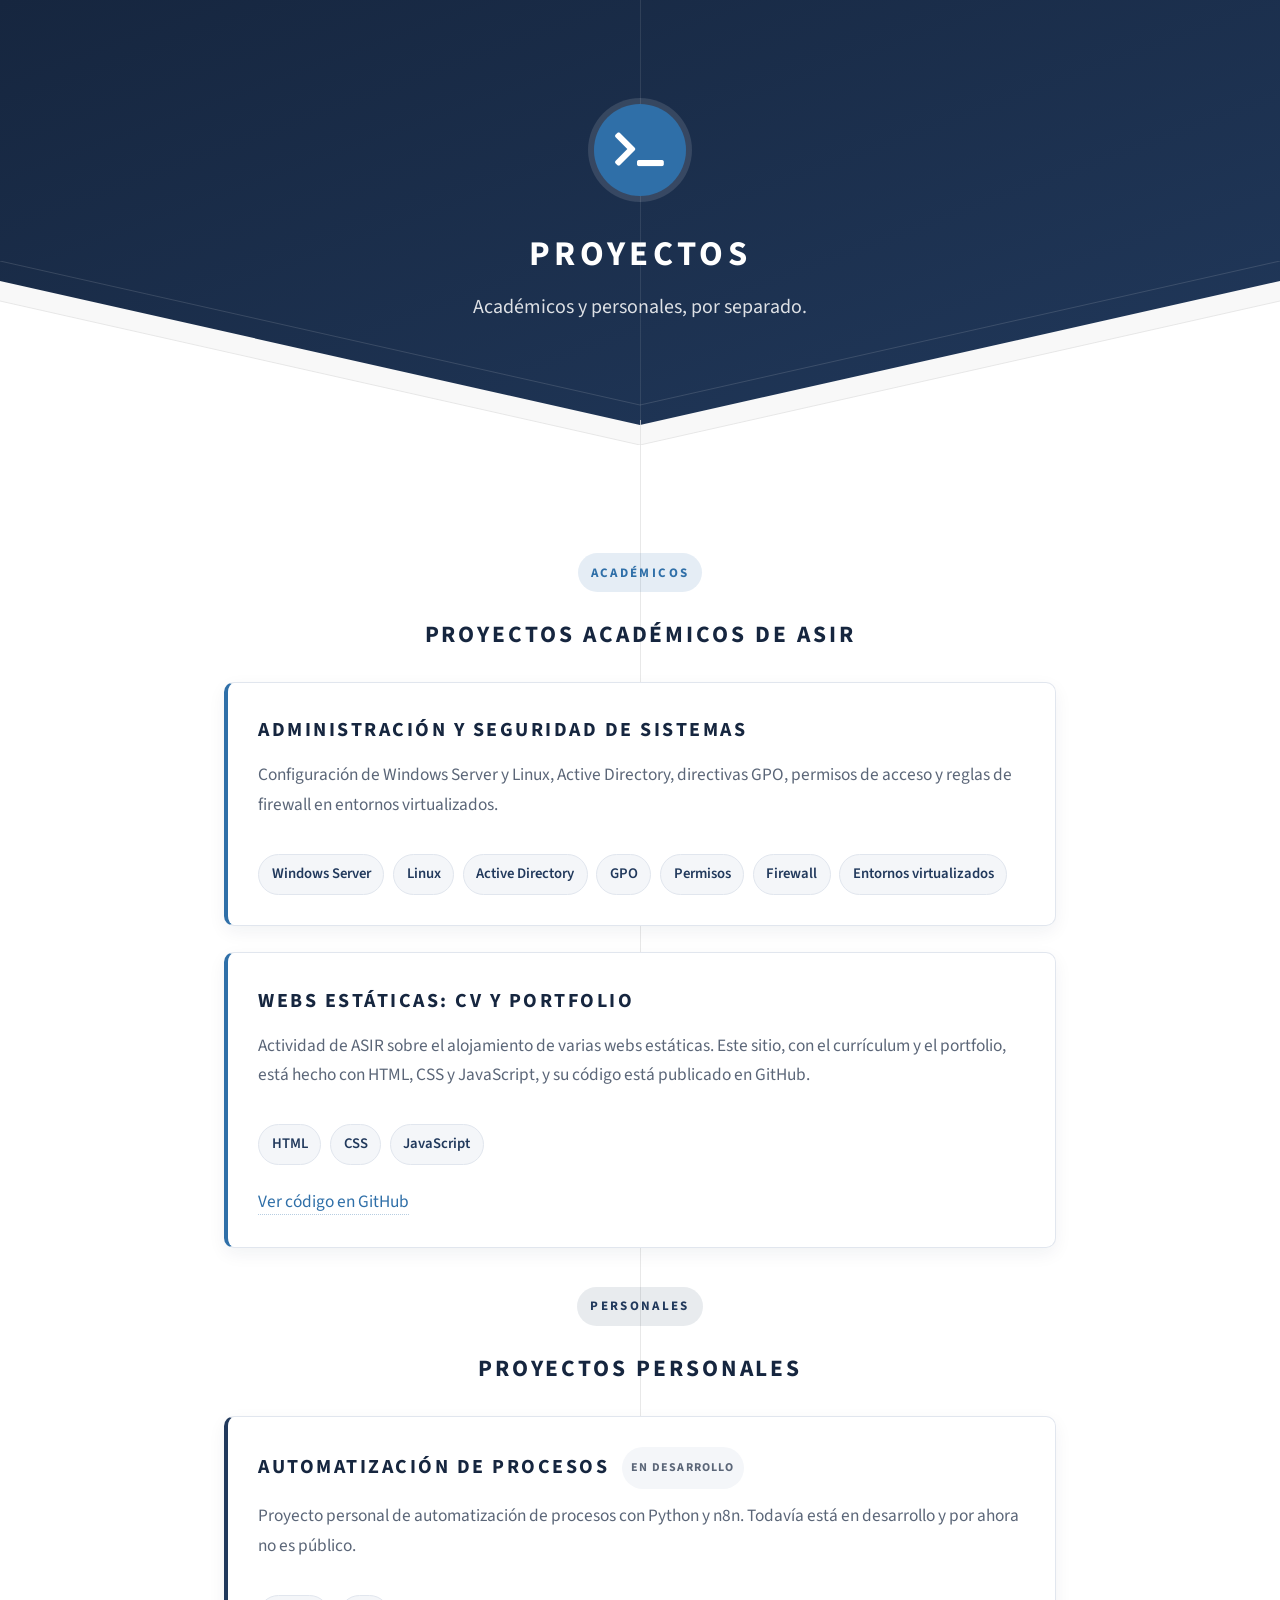
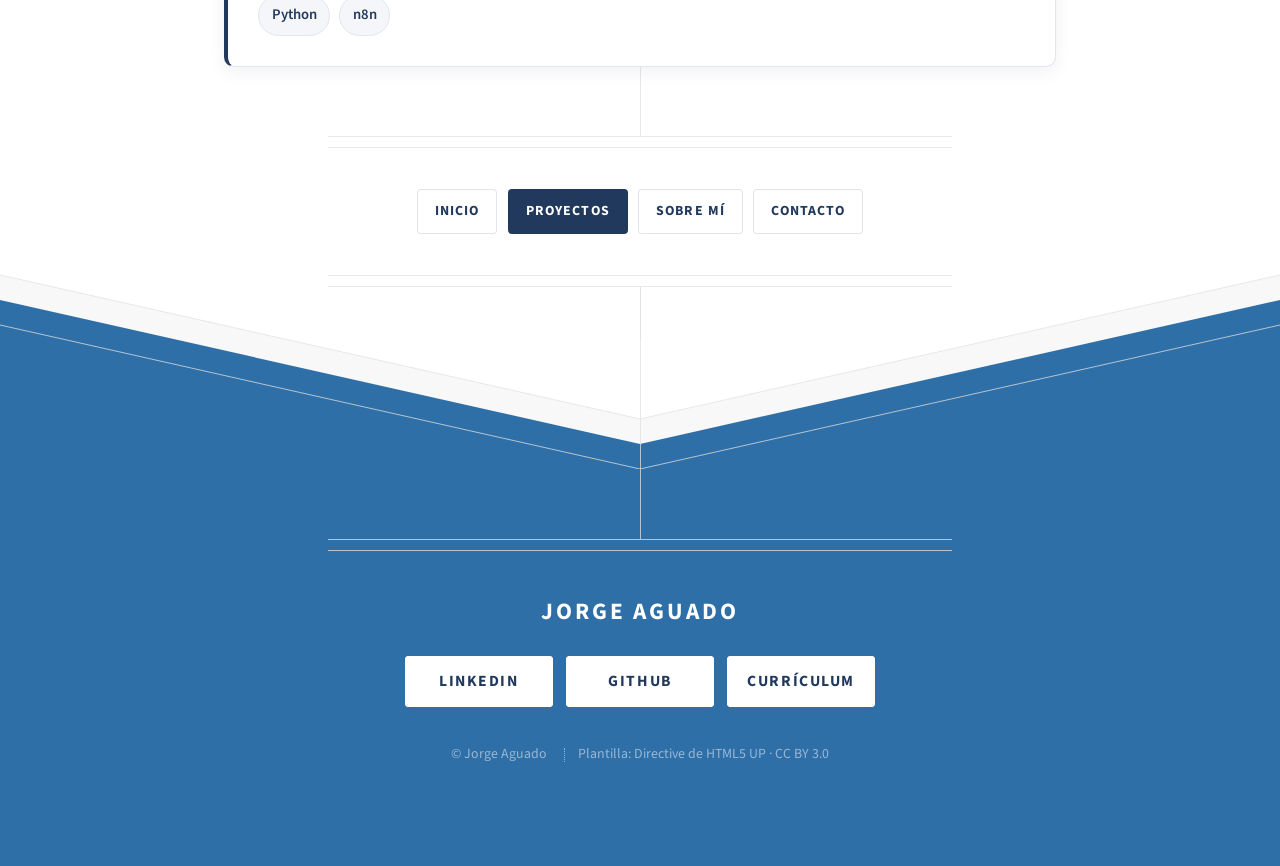
<file: portfolio/proyectos.html>
<!DOCTYPE HTML>
<html lang="es">
<head>
    <title>Proyectos · Jorge Aguado</title>
    <meta charset="utf-8" />
    <meta name="viewport" content="width=device-width, initial-scale=1" />
    <meta name="description" content="Proyectos académicos y personales de Jorge Aguado, estudiante de ASIR." />
    <meta name="theme-color" content="#21395c" />
    <link rel="icon" href="data:image/svg+xml,%3Csvg xmlns=%27http://www.w3.org/2000/svg%27 viewBox=%270 0 64 64%27%3E%3Crect width=%2764%27 height=%2764%27 rx=%2714%27 fill=%27%2321395c%27/%3E%3Ctext x=%2732%27 y=%2744%27 font-size=%2732%27 font-family=%27Arial%27 font-weight=%27bold%27 text-anchor=%27middle%27 fill=%27white%27%3EJA%3C/text%3E%3C/svg%3E" />
    <link rel="stylesheet" href="assets/css/main.css" />
    <link rel="stylesheet" href="assets/css/custom.css" />
</head>
<body class="is-preload">

    <div id="header">
        <span class="logo icon solid fa-terminal"></span>
        <h1>Proyectos</h1>
        <p>Académicos y personales, por separado.</p>
    </div>

    <div id="main">
        <section class="container" id="academicos">
            <header class="section-head">
                <p class="tag-label">Académicos</p>
                <h2>Proyectos académicos de ASIR</h2>
            </header>
            <article class="proyecto">
                <h3>Administración y seguridad de sistemas</h3>
                <p>Configuración de Windows Server y Linux, Active Directory, directivas GPO, permisos de acceso y reglas de firewall en entornos virtualizados.</p>
                <ul class="tags">
                    <li>Windows Server</li><li>Linux</li><li>Active Directory</li><li>GPO</li><li>Permisos</li><li>Firewall</li><li>Entornos virtualizados</li>
                </ul>
            </article>
            <article class="proyecto">
                <h3>Webs estáticas: CV y portfolio</h3>
                <p>Actividad de ASIR sobre el alojamiento de varias webs estáticas. Este sitio, con el currículum y el portfolio, está hecho con HTML, CSS y JavaScript, y su código está publicado en GitHub.</p>
                <ul class="tags">
                    <li>HTML</li><li>CSS</li><li>JavaScript</li>
                </ul>
                <p class="enlace"><a href="https://github.com/JorgeAguado1/ASIR-Lamp-webs-estaticas" rel="noopener" target="_blank">Ver código en GitHub</a></p>
            </article>
        </section>

        <section class="container" id="personales">
            <header class="section-head">
                <p class="tag-label alt">Personales</p>
                <h2>Proyectos personales</h2>
            </header>
            <article class="proyecto">
                <h3>Automatización de procesos <span class="estado">en desarrollo</span></h3>
                <p>Proyecto personal de automatización de procesos con Python y n8n. Todavía está en desarrollo y por ahora no es público.</p>
                <ul class="tags">
                    <li>Python</li><li>n8n</li>
                </ul>
            </article>
        </section>

        <footer class="major container medium">
            <ul class="actions special">
                <li><a href="index.html" class="button alt">Inicio</a></li>
                <li><a href="proyectos.html" class="button">Proyectos</a></li>
                <li><a href="sobre-mi.html" class="button alt">Sobre mí</a></li>
                <li><a href="contacto.html" class="button alt">Contacto</a></li>
            </ul>
        </footer>
    </div>

    <div id="footer">
        <div class="container medium">
            <header class="major last">
                <h2>Jorge Aguado</h2>
            </header>
            <ul class="actions special">
                <li><a href="https://www.linkedin.com/in/jorge-aguado-rodr%C3%ADguez-rabad%C3%A1n-2b875238a" class="button" rel="noopener" target="_blank">LinkedIn</a></li>
                <li><a href="https://github.com/JorgeAguado1" class="button" rel="noopener" target="_blank">GitHub</a></li>
                <li><a href="../cv/" class="button">Currículum</a></li>
            </ul>
            <ul class="copyright">
                <li>&copy; Jorge Aguado</li>
                <li>Plantilla: <a href="https://html5up.net">Directive</a> de HTML5 UP · <a href="https://html5up.net/license">CC BY 3.0</a></li>
            </ul>
        </div>
    </div>

    <script src="assets/js/jquery.min.js"></script>
    <script src="assets/js/browser.min.js"></script>
    <script src="assets/js/breakpoints.min.js"></script>
    <script src="assets/js/util.js"></script>
    <script src="assets/js/main.js"></script>

</body>
</html>
</file>
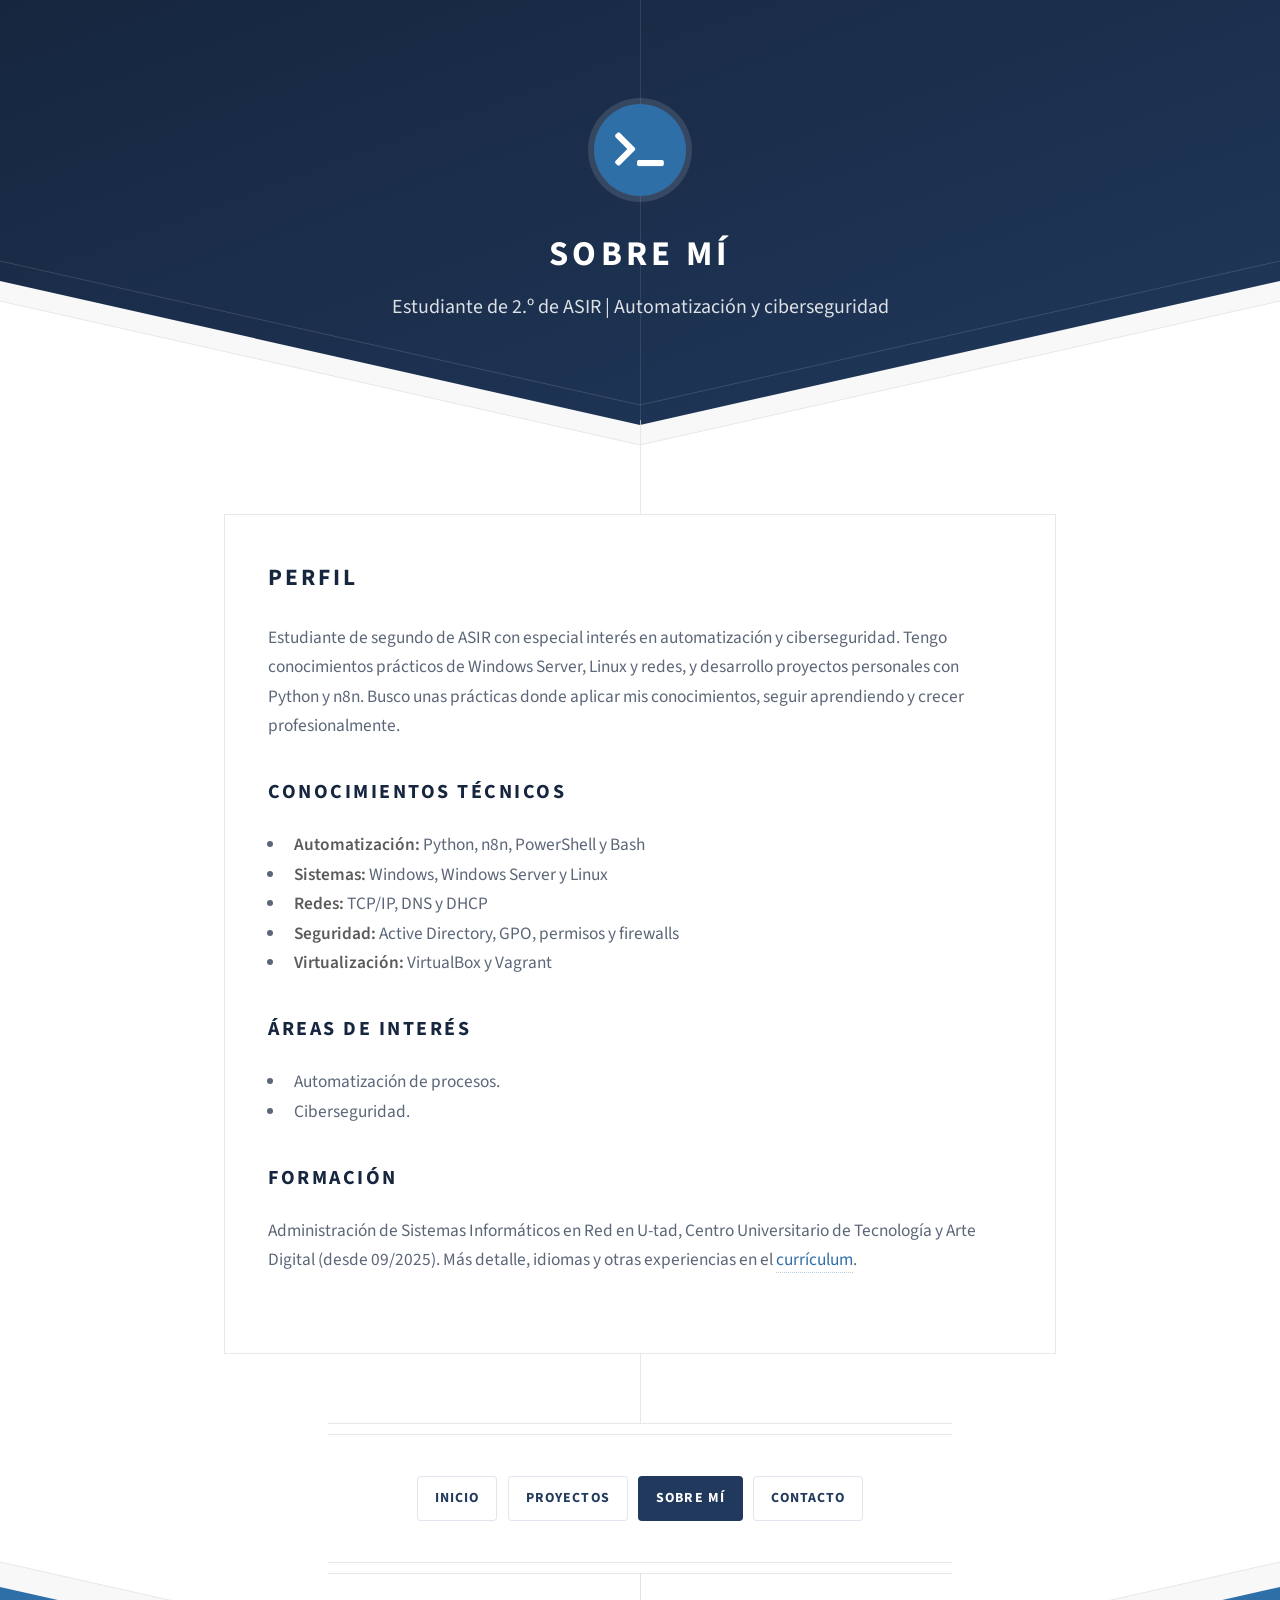
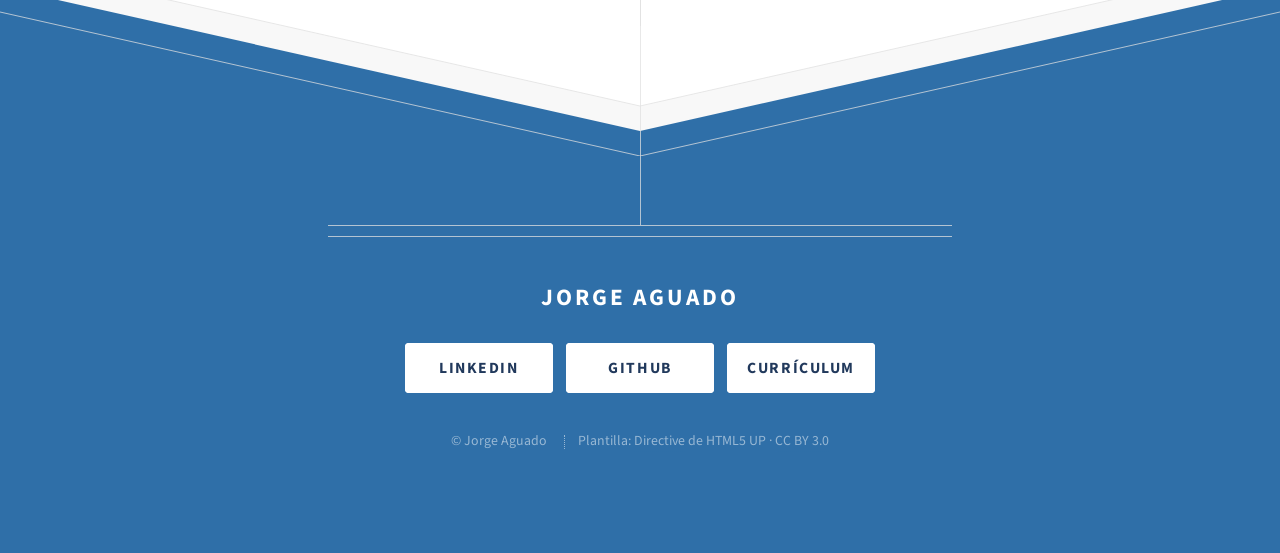
<file: portfolio/sobre-mi.html>
<!DOCTYPE HTML>
<html lang="es">
<head>
    <title>Sobre mí · Jorge Aguado</title>
    <meta charset="utf-8" />
    <meta name="viewport" content="width=device-width, initial-scale=1" />
    <meta name="description" content="Perfil, conocimientos técnicos e intereses de Jorge Aguado, estudiante de ASIR." />
    <meta name="theme-color" content="#21395c" />
    <link rel="icon" href="data:image/svg+xml,%3Csvg xmlns=%27http://www.w3.org/2000/svg%27 viewBox=%270 0 64 64%27%3E%3Crect width=%2764%27 height=%2764%27 rx=%2714%27 fill=%27%2321395c%27/%3E%3Ctext x=%2732%27 y=%2744%27 font-size=%2732%27 font-family=%27Arial%27 font-weight=%27bold%27 text-anchor=%27middle%27 fill=%27white%27%3EJA%3C/text%3E%3C/svg%3E" />
    <link rel="stylesheet" href="assets/css/main.css" />
    <link rel="stylesheet" href="assets/css/custom.css" />
</head>
<body class="is-preload">

    <div id="header">
        <span class="logo icon solid fa-terminal"></span>
        <h1>Sobre mí</h1>
        <p>Estudiante de 2.º de ASIR | Automatización y ciberseguridad</p>
    </div>

    <div id="main">
        <section class="container">
            <div class="box prose">
                <header><h2>Perfil</h2></header>
                <p>Estudiante de segundo de ASIR con especial interés en automatización y ciberseguridad. Tengo conocimientos prácticos de Windows Server, Linux y redes, y desarrollo proyectos personales con Python y n8n. Busco unas prácticas donde aplicar mis conocimientos, seguir aprendiendo y crecer profesionalmente.</p>

                <h3>Conocimientos técnicos</h3>
                <ul class="default">
                <li><strong>Automatización:</strong> Python, n8n, PowerShell y Bash</li>
                <li><strong>Sistemas:</strong> Windows, Windows Server y Linux</li>
                <li><strong>Redes:</strong> TCP/IP, DNS y DHCP</li>
                <li><strong>Seguridad:</strong> Active Directory, GPO, permisos y firewalls</li>
                <li><strong>Virtualización:</strong> VirtualBox y Vagrant</li>
                </ul>

                <h3>Áreas de interés</h3>
                <ul class="default">
                    <li>Automatización de procesos.</li>
                    <li>Ciberseguridad.</li>
                </ul>

                <h3>Formación</h3>
                <p>Administración de Sistemas Informáticos en Red en U-tad, Centro Universitario de Tecnología y Arte Digital (desde 09/2025). Más detalle, idiomas y otras experiencias en el <a href="../cv/">currículum</a>.</p>
            </div>
        </section>

        <footer class="major container medium">
            <ul class="actions special">
                <li><a href="index.html" class="button alt">Inicio</a></li>
                <li><a href="proyectos.html" class="button alt">Proyectos</a></li>
                <li><a href="sobre-mi.html" class="button">Sobre mí</a></li>
                <li><a href="contacto.html" class="button alt">Contacto</a></li>
            </ul>
        </footer>
    </div>

    <div id="footer">
        <div class="container medium">
            <header class="major last">
                <h2>Jorge Aguado</h2>
            </header>
            <ul class="actions special">
                <li><a href="https://www.linkedin.com/in/jorge-aguado-rodr%C3%ADguez-rabad%C3%A1n-2b875238a" class="button" rel="noopener" target="_blank">LinkedIn</a></li>
                <li><a href="https://github.com/JorgeAguado1" class="button" rel="noopener" target="_blank">GitHub</a></li>
                <li><a href="../cv/" class="button">Currículum</a></li>
            </ul>
            <ul class="copyright">
                <li>&copy; Jorge Aguado</li>
                <li>Plantilla: <a href="https://html5up.net">Directive</a> de HTML5 UP · <a href="https://html5up.net/license">CC BY 3.0</a></li>
            </ul>
        </div>
    </div>

    <script src="assets/js/jquery.min.js"></script>
    <script src="assets/js/browser.min.js"></script>
    <script src="assets/js/breakpoints.min.js"></script>
    <script src="assets/js/util.js"></script>
    <script src="assets/js/main.js"></script>

</body>
</html>
</file>
<file: cv/assets/css/custom.css>
/*
 * Ajustes propios sobre la plantilla Miniport (HTML5 UP, CC BY 3.0).
 * Paleta sobria azul marino, sin imágenes de muestra, mejor lectura en móvil.
 * Se carga después de main.css y no modifica los archivos de la plantilla.
 */
:root {
	--navy: #21395c;
	--navy-deep: #16263f;
	--accent: #2f6fa8;
	--accent-hover: #3a82c4;
	--bg: #f4f6f9;
	--line: #e1e6ee;
	--ink: #1c2533;
	--muted: #5b6678;
}

body, input, textarea, select { color: var(--ink); }
a { color: var(--accent); }
a:hover { color: var(--accent-hover) !important; }
h1, h2, h3, h4, h5, h6 { color: var(--navy-deep); }

/* Navegación */
#nav { background-color: var(--navy-deep); }
#nav a:hover { background: var(--navy); }
#nav a.active { background: var(--navy); }
#nav a.active:before { border-top-color: var(--navy); }
#nav a:focus-visible { outline: 3px solid #fff; outline-offset: -3px; }

/* Secciones sin textura */
.wrapper { background-image: none; box-shadow: none; padding: 6em 0; }
.wrapper.style1 { background-color: #fff; }
.wrapper.style2 { background-color: var(--bg); text-shadow: none; }
.wrapper.style3 { background-color: #fff; text-shadow: none; border-top: 1px solid var(--line); }
.wrapper.style4 { background-color: var(--navy-deep); color: rgba(255, 255, 255, 0.75); text-shadow: none; }
.wrapper.style4 h1, .wrapper.style4 h2, .wrapper.style4 h3 { color: #fff; }
.wrapper.style4 a { color: #fff; }
.wrapper header p { color: var(--muted); }
.wrapper.style4 header p { color: rgba(255, 255, 255, 0.75); }

/* Portada */
.hero { padding-top: 9em; }
.hero header { text-align: left; }
.hero ul.actions { justify-content: flex-start; }
.hero h1 { font-size: 3.4em; font-weight: 300; line-height: 1.15; margin-bottom: 0.25em; }
.hero h1 strong { font-weight: 700; }
.hero .kicker { text-transform: uppercase; letter-spacing: 0.2em; font-size: 0.8em; color: var(--accent); margin-bottom: 0.75em; font-weight: 600; }
.hero .lead { font-size: 1.25em; color: var(--navy); font-weight: 600; margin-bottom: 1.5em; }

/* Botones */
.button, input[type="button"], input[type="submit"], button {
	background-image: none;
	background-color: var(--accent);
	box-shadow: none;
	text-shadow: none;
	border-radius: 8px;
	font-weight: 600;
}
.button:hover, input[type="button"]:hover, input[type="submit"]:hover, button:hover { background-color: var(--accent-hover); }
.button.alt { background-color: transparent; color: var(--accent) !important; box-shadow: inset 0 0 0 2px var(--accent); }
.button.alt:hover { background-color: var(--accent); color: #fff !important; }
.button:focus-visible { outline: 3px solid var(--navy); outline-offset: 2px; }
ul.actions { list-style: none; padding: 0; margin: 2em 0 0; display: flex; flex-wrap: wrap; gap: 1em; justify-content: center; }
ul.actions li { padding: 0; margin: 0; }

/* Tarjetas */
.box.style1 { border: 1px solid var(--line); border-radius: 12px; box-shadow: 0 6px 18px rgba(22, 38, 63, 0.07); background: #fff; }
.icon.featured { color: var(--accent); margin-bottom: 0.9em; }
.icon.featured:before { font-size: 3.4em; }
.skill { text-align: center; padding: 2em 1.5em; margin-bottom: 2em; }
.skill h3 { margin-bottom: 0.4em; }
.skill p { color: var(--muted); font-size: 1em; line-height: 1.5; margin-bottom: 0.6em; }
.skill p:last-child { margin-bottom: 0; }

/* Páginas interiores */
.page { padding-top: 8em; }
.page header { text-align: center; margin-bottom: 2.5em; }
.page .container { max-width: 46em; }
.entry { border-left: 3px solid var(--accent); padding: 0.25em 0 0.25em 1.25em; margin-bottom: 2em; }
.entry h2 { font-size: 1.35em; margin-bottom: 0.15em; }
.entry .when { color: var(--accent); font-weight: 600; font-size: 0.9em; margin-bottom: 0.3em; }
.entry .where { color: var(--muted); margin-bottom: 0.5em; }
.entry p:last-child { margin-bottom: 0; }
.page header.sub { margin: 3em 0 1em; text-align: left; }
.idiomas { display: grid; grid-template-columns: max-content 1fr; gap: 0.6em 1.5em; margin: 0; }
.idiomas dt { font-weight: 700; color: var(--navy); }
.idiomas dd { margin: 0; }
.note { text-align: center; color: var(--muted); margin-top: 2.5em; }
.contact-list { list-style: none; padding: 0; margin: 0 auto; max-width: 22em; font-size: 1.15em; }
.contact-list li { padding: 0.55em 0; border-bottom: 1px solid var(--line); }
.contact-list .icon { color: var(--accent); width: 1.75em; display: inline-block; }

/* Pie */
.site-footer { padding: 4em 0 3em; text-align: center; }
.social { list-style: none; padding: 0; margin: 1.5em 0 2em; display: flex; flex-wrap: wrap; gap: 0.75em 1.75em; justify-content: center; }
.social li { padding: 0; }
.social .icon { display: inline; margin-right: 0.35em; }
#copyright { color: rgba(255, 255, 255, 0.6); }
#copyright a { color: rgba(255, 255, 255, 0.85); }

/* Móvil */
@media screen and (max-width: 736px) {
	.wrapper { padding: 3.5em 0; }
	.hero { padding-top: 6.5em; }
	.hero h1 { font-size: 2.4em; }
	.page { padding-top: 6em; }
	.skill { margin-bottom: 1em; padding: 1.25em 1em; }
	.icon.featured:before { font-size: 2.6em; }
	.idiomas { grid-template-columns: 1fr; gap: 0.1em; }
	.idiomas dd { margin-bottom: 0.8em; }
	ul.actions, .hero ul.actions { flex-direction: column; align-items: stretch; }
	ul.actions .button { width: 100%; max-width: none; }
	#nav a { padding: 0 0.8em; font-size: 0.95em; }
}

/* Alineación: el contenido de las páginas interiores va a la izquierda; solo el título va centrado */
.page .container > section, .page .entry, .page .entry *, .page .idiomas, .page .idiomas * { text-align: left; }
.idiomas dt, .idiomas dd { margin: 0; padding: 0; }
.page header.sub h2 { margin: 0; }
.contact-list, .contact-list li { text-align: left; }
</file>
<file: portfolio/assets/css/custom.css>
/*
 * Ajustes propios sobre la plantilla Directive (HTML5 UP, CC BY 3.0).
 * Paleta azul marino coherente con el currículum, sin imagen de cabecera de muestra.
 * Se carga después de main.css y no modifica los archivos de la plantilla.
 */
:root {
	--navy: #21395c;
	--navy-deep: #16263f;
	--accent: #2f6fa8;
	--accent-hover: #3a82c4;
	--bg: #f4f6f9;
	--line: #e1e6ee;
	--ink: #1c2533;
	--muted: #5b6678;
}

body, input, textarea, select { color: var(--muted); }
a { color: var(--accent); border-bottom-color: rgba(47, 111, 168, 0.35); }
a:hover { color: var(--accent-hover); border-bottom-color: transparent; }
h1, h2, h3, h4, h5, h6 { color: var(--navy-deep); }

/* Cabecera sin foto de muestra: degradado azul marino + el recorte angular de la plantilla */
#header {
	background-color: var(--navy);
	background-image: url("images/top-3200.svg"), linear-gradient(160deg, var(--navy-deep), var(--navy));
	background-size: 3200px 460px, cover;
	padding-bottom: 14em;
}
#header h1, #header p { color: #fff; }
#header p { color: rgba(255, 255, 255, 0.85); }
#header .logo { background: var(--accent); color: #fff; box-shadow: 0 0 0 6px rgba(255, 255, 255, 0.12); }
@media screen and (max-width: 1680px) {
	#header { background-image: url("images/top-1600.svg"), linear-gradient(160deg, var(--navy-deep), var(--navy)); background-size: 1600px 230px, cover; }
}
@media screen and (max-width: 1280px) {
	#header { background-image: url("images/top-1280.svg"), linear-gradient(160deg, var(--navy-deep), var(--navy)); background-size: 1280px 184px, cover; padding-bottom: 7em; }
}
@media screen and (max-width: 736px) {
	#header { padding-top: 3em; }
}

/* Botones */
.button { background: var(--navy); }
.button:hover { background: var(--accent); }
.button:active { background: var(--navy-deep); }
.button.alt { background: none; color: var(--navy); box-shadow: inset 0 0 0 1px var(--line); }
.button.alt:hover { background: var(--bg); color: var(--navy); }
.button:focus-visible { outline: 3px solid var(--accent); outline-offset: 2px; }

/* Pie */
#footer { background-color: var(--accent); }
#footer .button { background: #fff; color: var(--navy); }
#footer .button:hover { background: var(--bg); color: var(--navy-deep); }
#footer a { color: #fff; }
#footer h2 { color: #fff; }

/* Tarjetas de la portada: una columna, icono a la izquierda */
.cards { display: grid; grid-template-columns: 1fr; gap: 1.25em; margin: 2em 0 4em; }
.card {
	display: grid; grid-template-columns: auto 1fr; column-gap: 1.5em; align-items: start;
	background: #fff; border: 1px solid var(--line); border-radius: 12px;
	padding: 1.75em; text-align: left; text-decoration: none; border-bottom: 1px solid var(--line);
	box-shadow: 0 6px 18px rgba(22, 38, 63, 0.07); transition: transform 0.15s ease, box-shadow 0.15s ease;
}
.card:hover, .card:focus-visible { transform: translateY(-2px); box-shadow: 0 10px 24px rgba(22, 38, 63, 0.13); border-bottom-color: var(--line); }
.card:focus-visible { outline: 3px solid var(--accent); outline-offset: 2px; }
.card-icon { grid-row: 1 / span 2; width: 3.2em; height: 3.2em; line-height: 3.2em; text-align: center; background: rgba(47, 111, 168, 0.1); color: var(--accent); border-radius: 50%; }
.card-icon:before { line-height: 3.2em; font-size: 1.2em; }
.card h3 { margin: 0 0 0.4em; color: var(--navy-deep); }
.card p { margin: 0; line-height: 1.6; color: var(--muted); text-transform: none; letter-spacing: normal; font-size: 0.95em; }

/* Proyectos */
.section-head { text-align: center; margin: 3em 0 1.5em; }
.tag-label { display: inline-block; font-size: 0.75em; font-weight: 700; letter-spacing: 0.18em; text-transform: uppercase; padding: 0.35em 1em; border-radius: 999px; background: rgba(47, 111, 168, 0.12); color: var(--accent); margin-bottom: 0.75em; }
.tag-label.alt { background: rgba(33, 57, 92, 0.1); color: var(--navy); }
.proyecto { background: #fff; border: 1px solid var(--line); border-left: 4px solid var(--accent); border-radius: 10px; padding: 1.75em; margin-bottom: 1.5em; box-shadow: 0 6px 18px rgba(22, 38, 63, 0.06); }
#personales .proyecto { border-left-color: var(--navy); }
.proyecto h3 { margin-bottom: 0.6em; }
.proyecto p { text-transform: none; letter-spacing: normal; line-height: 1.7; }
.estado { display: inline-block; font-size: 0.6em; font-weight: 700; letter-spacing: 0.1em; text-transform: uppercase; vertical-align: middle; padding: 0.3em 0.8em; border-radius: 999px; background: var(--bg); color: var(--muted); margin-left: 0.5em; }
.tags { list-style: none; padding: 0; margin: 1em 0 0; display: flex; flex-wrap: wrap; gap: 0.5em; }
.tags li { padding: 0.3em 0.85em; border-radius: 999px; background: var(--bg); border: 1px solid var(--line); color: var(--navy); font-size: 0.85em; font-weight: 600; letter-spacing: normal; text-transform: none; }

/* Sobre mí / contacto */
.prose { text-align: left; }
.prose p, .prose li { text-transform: none; letter-spacing: normal; line-height: 1.7; }
.prose h3 { margin-top: 1.75em; }
.contact-list { list-style: none; padding: 0; margin: 1.5em 0 0; }
.contact-list li { padding: 0.7em 0; border-bottom: 1px solid var(--line); text-transform: none; letter-spacing: normal; }
.contact-list .icon { color: var(--accent); width: 1.75em; display: inline-block; }

/* Pie de página: créditos legibles */
.copyright a { color: #fff; }

@media screen and (max-width: 736px) {
	.cards { margin-bottom: 2em; }
	.card { grid-template-columns: 1fr; row-gap: 0.5em; }
	.card-icon { grid-row: auto; }
	.proyecto { padding: 1.25em; }
	.button { min-width: 0; width: 100%; max-width: 20em; }
}

/* Legibilidad: el texto largo del perfil sin mayúsculas forzadas */
header.major p { text-transform: none; letter-spacing: 0.01em; font-size: 1.05em; line-height: 1.8; }
.card h3 { text-align: left; }

/* Botones de navegación: que envuelvan en pantallas medianas */
ul.actions.special { display: flex; flex-wrap: wrap; justify-content: center; gap: 0.75em; padding-left: 0; }
ul.actions.special li { padding-left: 0; margin: 0; }
ul.actions.special .button { min-width: 11em; }
@media screen and (max-width: 736px) {
	ul.actions.special { flex-direction: column; align-items: center; }
	ul.actions.special li { width: 100%; text-align: center; }
	ul.actions.special .button { width: 100%; max-width: 20em; }
}

.proyecto .enlace { margin: 1.25em 0 0; }

/* Ajustes finales de alineación */
.proyecto h3 { text-align: left; }
ul.actions.special .button { min-width: 9.5em; padding: 0 1em; letter-spacing: 0.1em; }
footer.major.container.medium { max-width: 60em; }

/* Navegación del pie de la sección principal: 4 botones en una sola línea en pantallas anchas */
@media screen and (min-width: 737px) {
	#main ul.actions.special { flex-wrap: nowrap; gap: 0.6em; }
	#main ul.actions.special .button { min-width: 0; padding: 0 1.3em; font-size: 0.8em; letter-spacing: 0.08em; }
}

/* Sobre mí y contacto: títulos alineados con el texto */
.prose h2, .prose h3 { text-align: left; }
</file>
<file: cv/assets/css/main.css>
@import url("https://fonts.googleapis.com/css?family=Open+Sans:300,300italic,600,600italic,700");
@import url("fontawesome-all.min.css");

/*
	Miniport by HTML5 UP
	html5up.net | @ajlkn
	Free for personal and commercial use under the CCA 3.0 license (html5up.net/license)
*/

html, body, div, span, applet, object,
iframe, h1, h2, h3, h4, h5, h6, p, blockquote,
pre, a, abbr, acronym, address, big, cite,
code, del, dfn, em, img, ins, kbd, q, s, samp,
small, strike, strong, sub, sup, tt, var, b,
u, i, center, dl, dt, dd, ol, ul, li, fieldset,
form, label, legend, table, caption, tbody,
tfoot, thead, tr, th, td, article, aside,
canvas, details, embed, figure, figcaption,
footer, header, hgroup, menu, nav, output, ruby,
section, summary, time, mark, audio, video {
	margin: 0;
	padding: 0;
	border: 0;
	font-size: 100%;
	font: inherit;
	vertical-align: baseline;}

article, aside, details, figcaption, figure,
footer, header, hgroup, menu, nav, section {
	display: block;}

body {
	line-height: 1;
}

ol, ul {
	list-style: none;
}

blockquote, q {
	quotes: none;
}

	blockquote:before, blockquote:after, q:before, q:after {
		content: '';
		content: none;
	}

table {
	border-collapse: collapse;
	border-spacing: 0;
}

body {
	-webkit-text-size-adjust: none;
}

mark {
	background-color: transparent;
	color: inherit;
}

input::-moz-focus-inner {
	border: 0;
	padding: 0;
}

input, select, textarea {
	-moz-appearance: none;
	-webkit-appearance: none;
	-ms-appearance: none;
	appearance: none;
}

/* Basic */

	html {
		box-sizing: border-box;
	}

	*, *:before, *:after {
		box-sizing: inherit;
	}

	body {
		padding-top: 3.5em;
	}

		body.is-preload *, body.is-preload *:before, body.is-preload *:after {
			-moz-animation: none !important;
			-webkit-animation: none !important;
			-ms-animation: none !important;
			animation: none !important;
			-moz-transition: none !important;
			-webkit-transition: none !important;
			-ms-transition: none !important;
			transition: none !important;
		}

	body, input, textarea, select {
		font-family: 'Open Sans', sans-serif;
		line-height: 1.85em;
		color: #888;
		font-weight: 300;
		font-size: 13pt;
	}

	a {
		-moz-transition: color .2s ease-in-out;
		-webkit-transition: color .2s ease-in-out;
		-ms-transition: color .2s ease-in-out;
		transition: color .2s ease-in-out;
		color: #43B3E0;
		text-decoration: underline;
	}

		a:hover {
			color: #43bff0 !important;
		}

		a img {
			border: 0;
		}

	b, strong {
		font-weight: 600;
		color: #3e3e3e;
	}

	i, em {
		font-style: italic;
	}

	sub {
		position: relative;
		top: 0.5em;
		font-size: 0.8em;
	}

	sup {
		position: relative;
		top: -0.5em;
		font-size: 0.8em;
	}

	blockquote {
		border-left: solid 0.75em #eee;
		padding: 1em 0 1em 1.5em;
		font-style: italic;
	}

	h1, h2, h3, h4, h5, h6 {
		color: #3e3e3e;
		margin: 0 0 0.75em 0;
	}

	h1 a, h2 a, h3 a, h4 a, h5 a, h6 a {
		text-decoration: none;
		color: inherit;
	}

	h2, h3, h4, h5, h6 {
		font-weight: 700;
	}

	h1 {
		font-size: 3.25em;
		letter-spacing: -0.025em;
		font-weight: 300;
	}

		h1 strong {
			font-weight: 700;
		}

	h2 {
		font-size: 2em;
		letter-spacing: -0.015em;
	}

	h3 {
		font-size: 1.5em;
		letter-spacing: -0.015em;
	}

	em, i {
		font-style: italic;
	}

	br.clear {
		clear: both;
	}

	hr {
		border: 0;
		border-top: solid 1px #444;
		border-top-color: rgba(0, 0, 0, 0.35);
		box-shadow: 0px 1px 0px 0px rgba(255, 255, 255, 0.1);
		height: 1px;
		margin: 3em 0;
	}

	p, ul, ol, dl, table {
		margin-bottom: 2em;
	}

	header {
		margin: 0 0 3em 0;
	}

		header > p {
			font-size: 1.25em;
			margin: 0;
		}

	footer {
		margin: 3em 0 0 0;
	}

		footer > p {
			font-size: 1.25em;
		}

/* Container */

	.container {
		margin: 0 auto;
		max-width: calc(100% - 50px);
		width: 1200px;
	}

		.container.medium {
			width: 900px;
		}

		@media screen and (max-width: 1680px) {

			.container {
				width: 1200px;
			}

				.container.medium {
					width: 900px;
				}

		}

		@media screen and (max-width: 1280px) {

			.container {
				width: 960px;
			}

				.container.medium {
					width: 720px;
				}

		}

		@media screen and (max-width: 980px) {

			.container {
				width: 100%;
			}

				.container.medium {
					width: 75%;
				}

		}

		@media screen and (max-width: 736px) {

			.container {
				width: 100%;
				max-width: calc(100% - 30px);
			}

				.container.medium {
					width: 100%;
				}

		}

/* Row */

	.row {
		display: flex;
		flex-wrap: wrap;
		box-sizing: border-box;
		align-items: stretch;
	}

		.row > * {
			box-sizing: border-box;
		}

		.row.gtr-uniform > * > :last-child {
			margin-bottom: 0;
		}

		.row.aln-left {
			justify-content: flex-start;
		}

		.row.aln-center {
			justify-content: center;
		}

		.row.aln-right {
			justify-content: flex-end;
		}

		.row.aln-top {
			align-items: flex-start;
		}

		.row.aln-middle {
			align-items: center;
		}

		.row.aln-bottom {
			align-items: flex-end;
		}

		.row > .imp {
			order: -1;
		}

		.row > .col-1 {
			width: 8.33333%;
		}

		.row > .off-1 {
			margin-left: 8.33333%;
		}

		.row > .col-2 {
			width: 16.66667%;
		}

		.row > .off-2 {
			margin-left: 16.66667%;
		}

		.row > .col-3 {
			width: 25%;
		}

		.row > .off-3 {
			margin-left: 25%;
		}

		.row > .col-4 {
			width: 33.33333%;
		}

		.row > .off-4 {
			margin-left: 33.33333%;
		}

		.row > .col-5 {
			width: 41.66667%;
		}

		.row > .off-5 {
			margin-left: 41.66667%;
		}

		.row > .col-6 {
			width: 50%;
		}

		.row > .off-6 {
			margin-left: 50%;
		}

		.row > .col-7 {
			width: 58.33333%;
		}

		.row > .off-7 {
			margin-left: 58.33333%;
		}

		.row > .col-8 {
			width: 66.66667%;
		}

		.row > .off-8 {
			margin-left: 66.66667%;
		}

		.row > .col-9 {
			width: 75%;
		}

		.row > .off-9 {
			margin-left: 75%;
		}

		.row > .col-10 {
			width: 83.33333%;
		}

		.row > .off-10 {
			margin-left: 83.33333%;
		}

		.row > .col-11 {
			width: 91.66667%;
		}

		.row > .off-11 {
			margin-left: 91.66667%;
		}

		.row > .col-12 {
			width: 100%;
		}

		.row > .off-12 {
			margin-left: 100%;
		}

		.row.gtr-0 {
			margin-top: 0px;
			margin-left: 0px;
		}

			.row.gtr-0 > * {
				padding: 0px 0 0 0px;
			}

			.row.gtr-0.gtr-uniform {
				margin-top: 0px;
			}

				.row.gtr-0.gtr-uniform > * {
					padding-top: 0px;
				}

		.row.gtr-25 {
			margin-top: -6.25px;
			margin-left: -6.25px;
		}

			.row.gtr-25 > * {
				padding: 6.25px 0 0 6.25px;
			}

			.row.gtr-25.gtr-uniform {
				margin-top: -6.25px;
			}

				.row.gtr-25.gtr-uniform > * {
					padding-top: 6.25px;
				}

		.row.gtr-50 {
			margin-top: -12.5px;
			margin-left: -12.5px;
		}

			.row.gtr-50 > * {
				padding: 12.5px 0 0 12.5px;
			}

			.row.gtr-50.gtr-uniform {
				margin-top: -12.5px;
			}

				.row.gtr-50.gtr-uniform > * {
					padding-top: 12.5px;
				}

		.row {
			margin-top: -25px;
			margin-left: -25px;
		}

			.row > * {
				padding: 25px 0 0 25px;
			}

			.row.gtr-uniform {
				margin-top: -25px;
			}

				.row.gtr-uniform > * {
					padding-top: 25px;
				}

		.row.gtr-150 {
			margin-top: -37.5px;
			margin-left: -37.5px;
		}

			.row.gtr-150 > * {
				padding: 37.5px 0 0 37.5px;
			}

			.row.gtr-150.gtr-uniform {
				margin-top: -37.5px;
			}

				.row.gtr-150.gtr-uniform > * {
					padding-top: 37.5px;
				}

		.row.gtr-200 {
			margin-top: -50px;
			margin-left: -50px;
		}

			.row.gtr-200 > * {
				padding: 50px 0 0 50px;
			}

			.row.gtr-200.gtr-uniform {
				margin-top: -50px;
			}

				.row.gtr-200.gtr-uniform > * {
					padding-top: 50px;
				}

		@media screen and (max-width: 1680px) {

			.row {
				display: flex;
				flex-wrap: wrap;
				box-sizing: border-box;
				align-items: stretch;
			}

				.row > * {
					box-sizing: border-box;
				}

				.row.gtr-uniform > * > :last-child {
					margin-bottom: 0;
				}

				.row.aln-left {
					justify-content: flex-start;
				}

				.row.aln-center {
					justify-content: center;
				}

				.row.aln-right {
					justify-content: flex-end;
				}

				.row.aln-top {
					align-items: flex-start;
				}

				.row.aln-middle {
					align-items: center;
				}

				.row.aln-bottom {
					align-items: flex-end;
				}

				.row > .imp-xlarge {
					order: -1;
				}

				.row > .col-1-xlarge {
					width: 8.33333%;
				}

				.row > .off-1-xlarge {
					margin-left: 8.33333%;
				}

				.row > .col-2-xlarge {
					width: 16.66667%;
				}

				.row > .off-2-xlarge {
					margin-left: 16.66667%;
				}

				.row > .col-3-xlarge {
					width: 25%;
				}

				.row > .off-3-xlarge {
					margin-left: 25%;
				}

				.row > .col-4-xlarge {
					width: 33.33333%;
				}

				.row > .off-4-xlarge {
					margin-left: 33.33333%;
				}

				.row > .col-5-xlarge {
					width: 41.66667%;
				}

				.row > .off-5-xlarge {
					margin-left: 41.66667%;
				}

				.row > .col-6-xlarge {
					width: 50%;
				}

				.row > .off-6-xlarge {
					margin-left: 50%;
				}

				.row > .col-7-xlarge {
					width: 58.33333%;
				}

				.row > .off-7-xlarge {
					margin-left: 58.33333%;
				}

				.row > .col-8-xlarge {
					width: 66.66667%;
				}

				.row > .off-8-xlarge {
					margin-left: 66.66667%;
				}

				.row > .col-9-xlarge {
					width: 75%;
				}

				.row > .off-9-xlarge {
					margin-left: 75%;
				}

				.row > .col-10-xlarge {
					width: 83.33333%;
				}

				.row > .off-10-xlarge {
					margin-left: 83.33333%;
				}

				.row > .col-11-xlarge {
					width: 91.66667%;
				}

				.row > .off-11-xlarge {
					margin-left: 91.66667%;
				}

				.row > .col-12-xlarge {
					width: 100%;
				}

				.row > .off-12-xlarge {
					margin-left: 100%;
				}

				.row.gtr-0 {
					margin-top: 0px;
					margin-left: 0px;
				}

					.row.gtr-0 > * {
						padding: 0px 0 0 0px;
					}

					.row.gtr-0.gtr-uniform {
						margin-top: 0px;
					}

						.row.gtr-0.gtr-uniform > * {
							padding-top: 0px;
						}

				.row.gtr-25 {
					margin-top: -6.25px;
					margin-left: -6.25px;
				}

					.row.gtr-25 > * {
						padding: 6.25px 0 0 6.25px;
					}

					.row.gtr-25.gtr-uniform {
						margin-top: -6.25px;
					}

						.row.gtr-25.gtr-uniform > * {
							padding-top: 6.25px;
						}

				.row.gtr-50 {
					margin-top: -12.5px;
					margin-left: -12.5px;
				}

					.row.gtr-50 > * {
						padding: 12.5px 0 0 12.5px;
					}

					.row.gtr-50.gtr-uniform {
						margin-top: -12.5px;
					}

						.row.gtr-50.gtr-uniform > * {
							padding-top: 12.5px;
						}

				.row {
					margin-top: -25px;
					margin-left: -25px;
				}

					.row > * {
						padding: 25px 0 0 25px;
					}

					.row.gtr-uniform {
						margin-top: -25px;
					}

						.row.gtr-uniform > * {
							padding-top: 25px;
						}

				.row.gtr-150 {
					margin-top: -37.5px;
					margin-left: -37.5px;
				}

					.row.gtr-150 > * {
						padding: 37.5px 0 0 37.5px;
					}

					.row.gtr-150.gtr-uniform {
						margin-top: -37.5px;
					}

						.row.gtr-150.gtr-uniform > * {
							padding-top: 37.5px;
						}

				.row.gtr-200 {
					margin-top: -50px;
					margin-left: -50px;
				}

					.row.gtr-200 > * {
						padding: 50px 0 0 50px;
					}

					.row.gtr-200.gtr-uniform {
						margin-top: -50px;
					}

						.row.gtr-200.gtr-uniform > * {
							padding-top: 50px;
						}

		}

		@media screen and (max-width: 1280px) {

			.row {
				display: flex;
				flex-wrap: wrap;
				box-sizing: border-box;
				align-items: stretch;
			}

				.row > * {
					box-sizing: border-box;
				}

				.row.gtr-uniform > * > :last-child {
					margin-bottom: 0;
				}

				.row.aln-left {
					justify-content: flex-start;
				}

				.row.aln-center {
					justify-content: center;
				}

				.row.aln-right {
					justify-content: flex-end;
				}

				.row.aln-top {
					align-items: flex-start;
				}

				.row.aln-middle {
					align-items: center;
				}

				.row.aln-bottom {
					align-items: flex-end;
				}

				.row > .imp-large {
					order: -1;
				}

				.row > .col-1-large {
					width: 8.33333%;
				}

				.row > .off-1-large {
					margin-left: 8.33333%;
				}

				.row > .col-2-large {
					width: 16.66667%;
				}

				.row > .off-2-large {
					margin-left: 16.66667%;
				}

				.row > .col-3-large {
					width: 25%;
				}

				.row > .off-3-large {
					margin-left: 25%;
				}

				.row > .col-4-large {
					width: 33.33333%;
				}

				.row > .off-4-large {
					margin-left: 33.33333%;
				}

				.row > .col-5-large {
					width: 41.66667%;
				}

				.row > .off-5-large {
					margin-left: 41.66667%;
				}

				.row > .col-6-large {
					width: 50%;
				}

				.row > .off-6-large {
					margin-left: 50%;
				}

				.row > .col-7-large {
					width: 58.33333%;
				}

				.row > .off-7-large {
					margin-left: 58.33333%;
				}

				.row > .col-8-large {
					width: 66.66667%;
				}

				.row > .off-8-large {
					margin-left: 66.66667%;
				}

				.row > .col-9-large {
					width: 75%;
				}

				.row > .off-9-large {
					margin-left: 75%;
				}

				.row > .col-10-large {
					width: 83.33333%;
				}

				.row > .off-10-large {
					margin-left: 83.33333%;
				}

				.row > .col-11-large {
					width: 91.66667%;
				}

				.row > .off-11-large {
					margin-left: 91.66667%;
				}

				.row > .col-12-large {
					width: 100%;
				}

				.row > .off-12-large {
					margin-left: 100%;
				}

				.row.gtr-0 {
					margin-top: 0px;
					margin-left: 0px;
				}

					.row.gtr-0 > * {
						padding: 0px 0 0 0px;
					}

					.row.gtr-0.gtr-uniform {
						margin-top: 0px;
					}

						.row.gtr-0.gtr-uniform > * {
							padding-top: 0px;
						}

				.row.gtr-25 {
					margin-top: -6.25px;
					margin-left: -6.25px;
				}

					.row.gtr-25 > * {
						padding: 6.25px 0 0 6.25px;
					}

					.row.gtr-25.gtr-uniform {
						margin-top: -6.25px;
					}

						.row.gtr-25.gtr-uniform > * {
							padding-top: 6.25px;
						}

				.row.gtr-50 {
					margin-top: -12.5px;
					margin-left: -12.5px;
				}

					.row.gtr-50 > * {
						padding: 12.5px 0 0 12.5px;
					}

					.row.gtr-50.gtr-uniform {
						margin-top: -12.5px;
					}

						.row.gtr-50.gtr-uniform > * {
							padding-top: 12.5px;
						}

				.row {
					margin-top: -25px;
					margin-left: -25px;
				}

					.row > * {
						padding: 25px 0 0 25px;
					}

					.row.gtr-uniform {
						margin-top: -25px;
					}

						.row.gtr-uniform > * {
							padding-top: 25px;
						}

				.row.gtr-150 {
					margin-top: -37.5px;
					margin-left: -37.5px;
				}

					.row.gtr-150 > * {
						padding: 37.5px 0 0 37.5px;
					}

					.row.gtr-150.gtr-uniform {
						margin-top: -37.5px;
					}

						.row.gtr-150.gtr-uniform > * {
							padding-top: 37.5px;
						}

				.row.gtr-200 {
					margin-top: -50px;
					margin-left: -50px;
				}

					.row.gtr-200 > * {
						padding: 50px 0 0 50px;
					}

					.row.gtr-200.gtr-uniform {
						margin-top: -50px;
					}

						.row.gtr-200.gtr-uniform > * {
							padding-top: 50px;
						}

		}

		@media screen and (max-width: 980px) {

			.row {
				display: flex;
				flex-wrap: wrap;
				box-sizing: border-box;
				align-items: stretch;
			}

				.row > * {
					box-sizing: border-box;
				}

				.row.gtr-uniform > * > :last-child {
					margin-bottom: 0;
				}

				.row.aln-left {
					justify-content: flex-start;
				}

				.row.aln-center {
					justify-content: center;
				}

				.row.aln-right {
					justify-content: flex-end;
				}

				.row.aln-top {
					align-items: flex-start;
				}

				.row.aln-middle {
					align-items: center;
				}

				.row.aln-bottom {
					align-items: flex-end;
				}

				.row > .imp-medium {
					order: -1;
				}

				.row > .col-1-medium {
					width: 8.33333%;
				}

				.row > .off-1-medium {
					margin-left: 8.33333%;
				}

				.row > .col-2-medium {
					width: 16.66667%;
				}

				.row > .off-2-medium {
					margin-left: 16.66667%;
				}

				.row > .col-3-medium {
					width: 25%;
				}

				.row > .off-3-medium {
					margin-left: 25%;
				}

				.row > .col-4-medium {
					width: 33.33333%;
				}

				.row > .off-4-medium {
					margin-left: 33.33333%;
				}

				.row > .col-5-medium {
					width: 41.66667%;
				}

				.row > .off-5-medium {
					margin-left: 41.66667%;
				}

				.row > .col-6-medium {
					width: 50%;
				}

				.row > .off-6-medium {
					margin-left: 50%;
				}

				.row > .col-7-medium {
					width: 58.33333%;
				}

				.row > .off-7-medium {
					margin-left: 58.33333%;
				}

				.row > .col-8-medium {
					width: 66.66667%;
				}

				.row > .off-8-medium {
					margin-left: 66.66667%;
				}

				.row > .col-9-medium {
					width: 75%;
				}

				.row > .off-9-medium {
					margin-left: 75%;
				}

				.row > .col-10-medium {
					width: 83.33333%;
				}

				.row > .off-10-medium {
					margin-left: 83.33333%;
				}

				.row > .col-11-medium {
					width: 91.66667%;
				}

				.row > .off-11-medium {
					margin-left: 91.66667%;
				}

				.row > .col-12-medium {
					width: 100%;
				}

				.row > .off-12-medium {
					margin-left: 100%;
				}

				.row.gtr-0 {
					margin-top: 0px;
					margin-left: 0px;
				}

					.row.gtr-0 > * {
						padding: 0px 0 0 0px;
					}

					.row.gtr-0.gtr-uniform {
						margin-top: 0px;
					}

						.row.gtr-0.gtr-uniform > * {
							padding-top: 0px;
						}

				.row.gtr-25 {
					margin-top: -6.25px;
					margin-left: -6.25px;
				}

					.row.gtr-25 > * {
						padding: 6.25px 0 0 6.25px;
					}

					.row.gtr-25.gtr-uniform {
						margin-top: -6.25px;
					}

						.row.gtr-25.gtr-uniform > * {
							padding-top: 6.25px;
						}

				.row.gtr-50 {
					margin-top: -12.5px;
					margin-left: -12.5px;
				}

					.row.gtr-50 > * {
						padding: 12.5px 0 0 12.5px;
					}

					.row.gtr-50.gtr-uniform {
						margin-top: -12.5px;
					}

						.row.gtr-50.gtr-uniform > * {
							padding-top: 12.5px;
						}

				.row {
					margin-top: -25px;
					margin-left: -25px;
				}

					.row > * {
						padding: 25px 0 0 25px;
					}

					.row.gtr-uniform {
						margin-top: -25px;
					}

						.row.gtr-uniform > * {
							padding-top: 25px;
						}

				.row.gtr-150 {
					margin-top: -37.5px;
					margin-left: -37.5px;
				}

					.row.gtr-150 > * {
						padding: 37.5px 0 0 37.5px;
					}

					.row.gtr-150.gtr-uniform {
						margin-top: -37.5px;
					}

						.row.gtr-150.gtr-uniform > * {
							padding-top: 37.5px;
						}

				.row.gtr-200 {
					margin-top: -50px;
					margin-left: -50px;
				}

					.row.gtr-200 > * {
						padding: 50px 0 0 50px;
					}

					.row.gtr-200.gtr-uniform {
						margin-top: -50px;
					}

						.row.gtr-200.gtr-uniform > * {
							padding-top: 50px;
						}

		}

		@media screen and (max-width: 736px) {

			.row {
				display: flex;
				flex-wrap: wrap;
				box-sizing: border-box;
				align-items: stretch;
			}

				.row > * {
					box-sizing: border-box;
				}

				.row.gtr-uniform > * > :last-child {
					margin-bottom: 0;
				}

				.row.aln-left {
					justify-content: flex-start;
				}

				.row.aln-center {
					justify-content: center;
				}

				.row.aln-right {
					justify-content: flex-end;
				}

				.row.aln-top {
					align-items: flex-start;
				}

				.row.aln-middle {
					align-items: center;
				}

				.row.aln-bottom {
					align-items: flex-end;
				}

				.row > .imp-small {
					order: -1;
				}

				.row > .col-1-small {
					width: 8.33333%;
				}

				.row > .off-1-small {
					margin-left: 8.33333%;
				}

				.row > .col-2-small {
					width: 16.66667%;
				}

				.row > .off-2-small {
					margin-left: 16.66667%;
				}

				.row > .col-3-small {
					width: 25%;
				}

				.row > .off-3-small {
					margin-left: 25%;
				}

				.row > .col-4-small {
					width: 33.33333%;
				}

				.row > .off-4-small {
					margin-left: 33.33333%;
				}

				.row > .col-5-small {
					width: 41.66667%;
				}

				.row > .off-5-small {
					margin-left: 41.66667%;
				}

				.row > .col-6-small {
					width: 50%;
				}

				.row > .off-6-small {
					margin-left: 50%;
				}

				.row > .col-7-small {
					width: 58.33333%;
				}

				.row > .off-7-small {
					margin-left: 58.33333%;
				}

				.row > .col-8-small {
					width: 66.66667%;
				}

				.row > .off-8-small {
					margin-left: 66.66667%;
				}

				.row > .col-9-small {
					width: 75%;
				}

				.row > .off-9-small {
					margin-left: 75%;
				}

				.row > .col-10-small {
					width: 83.33333%;
				}

				.row > .off-10-small {
					margin-left: 83.33333%;
				}

				.row > .col-11-small {
					width: 91.66667%;
				}

				.row > .off-11-small {
					margin-left: 91.66667%;
				}

				.row > .col-12-small {
					width: 100%;
				}

				.row > .off-12-small {
					margin-left: 100%;
				}

				.row.gtr-0 {
					margin-top: 0px;
					margin-left: 0px;
				}

					.row.gtr-0 > * {
						padding: 0px 0 0 0px;
					}

					.row.gtr-0.gtr-uniform {
						margin-top: 0px;
					}

						.row.gtr-0.gtr-uniform > * {
							padding-top: 0px;
						}

				.row.gtr-25 {
					margin-top: -3.75px;
					margin-left: -3.75px;
				}

					.row.gtr-25 > * {
						padding: 3.75px 0 0 3.75px;
					}

					.row.gtr-25.gtr-uniform {
						margin-top: -3.75px;
					}

						.row.gtr-25.gtr-uniform > * {
							padding-top: 3.75px;
						}

				.row.gtr-50 {
					margin-top: -7.5px;
					margin-left: -7.5px;
				}

					.row.gtr-50 > * {
						padding: 7.5px 0 0 7.5px;
					}

					.row.gtr-50.gtr-uniform {
						margin-top: -7.5px;
					}

						.row.gtr-50.gtr-uniform > * {
							padding-top: 7.5px;
						}

				.row {
					margin-top: -15px;
					margin-left: -15px;
				}

					.row > * {
						padding: 15px 0 0 15px;
					}

					.row.gtr-uniform {
						margin-top: -15px;
					}

						.row.gtr-uniform > * {
							padding-top: 15px;
						}

				.row.gtr-150 {
					margin-top: -22.5px;
					margin-left: -22.5px;
				}

					.row.gtr-150 > * {
						padding: 22.5px 0 0 22.5px;
					}

					.row.gtr-150.gtr-uniform {
						margin-top: -22.5px;
					}

						.row.gtr-150.gtr-uniform > * {
							padding-top: 22.5px;
						}

				.row.gtr-200 {
					margin-top: -30px;
					margin-left: -30px;
				}

					.row.gtr-200 > * {
						padding: 30px 0 0 30px;
					}

					.row.gtr-200.gtr-uniform {
						margin-top: -30px;
					}

						.row.gtr-200.gtr-uniform > * {
							padding-top: 30px;
						}

		}

/* Form */

	form label {
		color: #3e3e3e;
		font-weight: 700;
		display: block;
		margin: 0 0 0.5em 0;
	}

	form input[type=text],
	form input[type=email],
	form input[type=password],
	form select,
	form textarea {
		-moz-transition: background .2s ease-in-out, box-shadow .2s ease-in-out;
		-webkit-transition: background .2s ease-in-out, box-shadow .2s ease-in-out;
		-ms-transition: background .2s ease-in-out, box-shadow .2s ease-in-out;
		transition: background .2s ease-in-out, box-shadow .2s ease-in-out;
		-webkit-appearance: none;
		display: block;
		border: 0;
		padding: 0.75em;
		font-size: 1em;
		border-radius: 8px;
		border: solid 1px #ddd;
		background: #fff;
		color: #bbb;
		box-shadow: inset 0px 2px 3px 1px rgba(0, 0, 0, 0.05), 0px 1px 0px 0px rgba(255, 255, 255, 0.025);
		width: 100%;
	}

		form input[type=text]:focus,
		form input[type=email]:focus,
		form input[type=password]:focus,
		form select:focus,
		form textarea:focus {
			background: #fafafa;
			box-shadow: inset 0px 2px 5px 0px rgba(0, 0, 0, 0.05), 0px 1px 0px 0px rgba(255, 255, 255, 0.025), inset 0px 0px 2px 1px #43bff0;
		}

	form textarea {
		height: 15em;
	}

	form .actions:last-child {
		margin-bottom: 0;
	}

	form ::-webkit-input-placeholder {
		color: #555 !important;
	}

	form :-moz-placeholder {
		color: #555 !important;
	}

	form ::-moz-placeholder {
		color: #555 !important;
	}

	form :-ms-input-placeholder {
		color: #555 !important;
	}

	form ::-moz-focus-inner {
		border: 0;
	}

/* Tables */

	table {
		width: 100%;
	}

		table.default {
			width: 100%;
		}

			table.default tr {
				border-top: solid 1px #eee;
			}

				table.default tr:first-child {
					border-top: 0;
				}

			table.default td {
				padding: 0.5em 1em 0.5em 1em;
			}

			table.default th {
				text-align: left;
				padding: 0.5em 1em 0.5em 1em;
				font-weight: 600;
				margin: 0 0 1em 0;
			}

			table.default thead {
				background: #4f4f4f;
				color: #fff;
			}

/* Section/Article */

	section, article {
		margin-bottom: 3em;
	}

	section > :last-child,
	article > :last-child,
	section:last-child,
	article:last-child {
		margin-bottom: 0;
	}

/* Image */

	.image {
		display: inline-block;
		position: relative;
	}

		.image img {
			display: block;
			width: 100%;
		}

		.image.fit {
			display: block;
			width: 100%;
		}

		.image.featured {
			display: block;
			width: 100%;
			margin: 0 0 2em 0;
		}

		.image.left {
			float: left;
			margin: 0 2em 2em 0;
		}

		.image.centered {
			display: block;
			margin: 0 0 2em 0;
		}

			.image.centered img {
				margin: 0 auto;
				width: auto;
			}

/* Button */

	input[type="button"],
	input[type="submit"],
	input[type="reset"],
	button,
	.button {
		background-image: url("images/bg.png"), -moz-linear-gradient(top, rgba(0, 0, 0, 0), rgba(0, 0, 0, 0.2));
		background-image: url("images/bg.png"), -webkit-linear-gradient(top, rgba(0, 0, 0, 0), rgba(0, 0, 0, 0.2));
		background-image: url("images/bg.png"), -ms-linear-gradient(top, rgba(0, 0, 0, 0), rgba(0, 0, 0, 0.2));
		background-image: url("images/bg.png"), linear-gradient(top, rgba(0, 0, 0, 0), rgba(0, 0, 0, 0.2));
		-moz-transition: background-color .2s ease-in-out;
		-webkit-transition: background-color .2s ease-in-out;
		-ms-transition: background-color .2s ease-in-out;
		transition: background-color .2s ease-in-out;
		-webkit-appearance: none;
		position: relative;
		display: inline-block;
		color: #fff !important;
		text-decoration: none;
		font-weight: 700;
		border: 0;
		outline: 0;
		cursor: pointer;
		border-radius: 8px;
		text-shadow: -1px -1px 0.5px rgba(0, 0, 0, 0.5);
		overflow: hidden;
		box-shadow: inset 0px 0px 0px 1px rgba(0, 0, 0, 0.5), inset 0px 2px 1px 0px rgba(255, 255, 255, 0.75);
		background-color: #43B3E0;
		padding: 1em 2.35em 1em 2.35em;
		font-size: 1.1em;
		max-width: 24em;
	}

		input[type="button"]:hover,
		input[type="submit"]:hover,
		input[type="reset"]:hover,
		button:hover,
		.button:hover {
			background-color: #43bff0;
			color: #fff !important;
		}

		input[type="button"]:active,
		input[type="submit"]:active,
		input[type="reset"]:active,
		button:active,
		.button:active {
			background-color: #3BA8D3;
			top: 1px;
		}

		input[type="button"].large,
		input[type="submit"].large,
		input[type="reset"].large,
		button.large,
		.button.large {
			font-size: 1.5em;
			letter-spacing: -0.025em;
		}

		input[type="button"].alt,
		input[type="submit"].alt,
		input[type="reset"].alt,
		button.alt,
		.button.alt {
			background-color: #444;
			box-shadow: inset 0px 0px 0px 1px #242424, inset 0px 2px 1px 0px rgba(255, 255, 255, 0.2);
		}

			input[type="button"].alt:hover,
			input[type="submit"].alt:hover,
			input[type="reset"].alt:hover,
			button.alt:hover,
			.button.alt:hover {
				background-color: #4f4f4f;
				color: #fff !important;
			}

			input[type="button"].alt:active,
			input[type="submit"].alt:active,
			input[type="reset"].alt:active,
			button.alt:active,
			.button.alt:active {
				background-color: #3f3f3f;
			}

/* List */

	ul {
		list-style: disc;
		padding-left: 1em;
	}

		ul li {
			padding-left: 0.5em;
		}

	ol {
		list-style: decimal;
		padding-left: 1.25em;
	}

		ol li {
			padding-left: 0.25em;
		}

/* Social */

	ul.social {
		cursor: default;
		margin: 0;
		list-style: none;
		padding-left: 0;
	}

		ul.social li {
			position: relative;
			display: inline-block;
			margin: 0.25em;
			top: 0;
			padding-left: 0;
		}

			ul.social li a {
				-moz-transition: top .2s ease-in-out;
				-webkit-transition: top .2s ease-in-out;
				-ms-transition: top .2s ease-in-out;
				transition: top .2s ease-in-out;
				display: block;
				width: 48px;
				height: 48px;
				border-radius: 6px;
				top: 0;
				position: relative;
			}

				ul.social li a:before {
					background-image: url("images/bg.png"), -moz-linear-gradient(top, rgba(0, 0, 0, 0), rgba(0, 0, 0, 0.2));
					background-image: url("images/bg.png"), -webkit-linear-gradient(top, rgba(0, 0, 0, 0), rgba(0, 0, 0, 0.2));
					background-image: url("images/bg.png"), -ms-linear-gradient(top, rgba(0, 0, 0, 0), rgba(0, 0, 0, 0.2));
					background-image: url("images/bg.png"), linear-gradient(top, rgba(0, 0, 0, 0), rgba(0, 0, 0, 0.2));
					-moz-transition: background-color .2s ease-in-out;
					-webkit-transition: background-color .2s ease-in-out;
					-ms-transition: background-color .2s ease-in-out;
					transition: background-color .2s ease-in-out;
					background-color: #444;
					border-radius: 6px;
					box-shadow: inset 0px 0px 0px 1px #282828, inset 0px 2px 1px 0px rgba(255, 255, 255, 0.1);
					color: #2E2E2E !important;
					display: block;
					font-size: 26px;
					height: 48px;
					line-height: 48px;
					text-align: center;
					outline: 0;
					overflow: hidden;
					text-shadow: 1px 1px 0px rgba(255, 255, 255, 0.1);
					width: 48px;
				}

				ul.social li a.fa-twitter {
					background-color: #2DAAE4;
				}

				ul.social li a.fa-facebook-f {
					background-color: #3C5A98;
				}

				ul.social li a.fa-dribbble {
					background-color: #C4376B;
				}

				ul.social li a.fa-linkedin-in {
					background-color: #006599;
				}

				ul.social li a.fa-tumblr {
					background-color: #51718A;
				}

				ul.social li a.fa-google-plus {
					background-color: #DA2713;
				}

				ul.social li a.fa-github {
					background-color: #FAFAFA;
				}

				ul.social li a.fa-rss {
					background-color: #F2600B;
				}

				ul.social li a.fa-instagram {
					background-color: #E0D7C8;
				}

				ul.social li a.fa-foursquare {
					background-color: #39A3D4;
				}

				ul.social li a.fa-skype {
					background-color: #10BEF1;
				}

				ul.social li a.fa-soundcloud {
					background-color: #FE5419;
				}

				ul.social li a.fa-youtube {
					background-color: #BF2E25;
				}

				ul.social li a.fa-blogger {
					background-color: #FF6501;
				}

				ul.social li a.fa-flickr {
					background-color: #0062DB;
				}

				ul.social li a.fa-vimeo {
					background-color: #4C8AB0;
				}

				ul.social li a:hover {
					top: -5px;
				}

					ul.social li a:hover:before {
						background-color: transparent;
					}

/* Actions */

	ul.actions {
		list-style: none;
		padding-left: 0;
	}

		ul.actions li {
			display: inline-block;
			margin: 0 0 0 1em;
			padding-left: 0;
		}

			ul.actions li:first-child {
				margin-left: 0;
			}

/* Box */

	.box {
		background: #fff;
		box-shadow: inset 0px 0px 0px 1px rgba(0, 0, 0, 0.15), 0px 2px 3px 0px rgba(0, 0, 0, 0.1);
		text-align: center;
		padding: 2em;
	}

		.box.style1 {
			padding: 3em 2em 3.5em 2em;
		}

			.box.style1 h3 {
				margin-bottom: 0.5em;
			}

		.box.style2 h3 {
			margin-bottom: 0.25em;
		}

		.box.style2 .image {
			position: relative;
			left: 2em;
			top: 2em;
			margin: -4em 0 4em -4em;
			width: auto;
		}

/* Icons */

	.icon {
		text-decoration: none;
		text-decoration: none;
	}

		.icon:before {
			-moz-osx-font-smoothing: grayscale;
			-webkit-font-smoothing: antialiased;
			display: inline-block;
			font-style: normal;
			font-variant: normal;
			text-rendering: auto;
			line-height: 1;
			text-transform: none !important;
			font-family: 'Font Awesome 5 Free';
			font-weight: 400;
		}

		.icon:before {
			font-size: 1.25em;
		}

		.icon > .label {
			display: none;
		}

		.icon.solid:before {
			font-weight: 900;
		}

		.icon.brands:before {
			font-family: 'Font Awesome 5 Brands';
		}

		.icon.featured {
			color: #EA8A95;
			display: block;
			margin: 0 0 1.5em 0;
			cursor: default;
		}

			.icon.featured:before {
				font-size: 6em;
			}

/* Wrappers */

	.wrapper {
		background-image: url("images/bg.png");
		box-shadow: inset 0px 1px 0px 0px rgba(0, 0, 0, 0.05), inset 0px 2px 3px 0px rgba(0, 0, 0, 0.1);
		padding: 8em 0 8em 0;
		text-align: center;
	}

		.wrapper.style1 {
			background-image: none;
			background-color: #fff;
		}

		.wrapper.style2 {
			background-color: #fafafa;
			text-shadow: 1px 1px 0px #fff;
		}

		.wrapper.style3 {
			background-color: #f4f4f4;
			text-shadow: 1px 1px 0px #fff;
		}

		.wrapper.style4 {
			background-color: #303030;
			color: #999;
			text-shadow: -1px -1px 0px #181818;
		}

			.wrapper.style4 h1, .wrapper.style4 h2, .wrapper.style4 h3, .wrapper.style4 h4, .wrapper.style4 h5, .wrapper.style4 h6 {
				color: #fff;
			}

			.wrapper.style4 form input[type=text],
			.wrapper.style4 form input[type=password],
			.wrapper.style4 form select,
			.wrapper.style4 form textarea {
				border: none;
				background: #282828;
			}

				.wrapper.style4 form input[type=text]:focus,
				.wrapper.style4 form input[type=password]:focus,
				.wrapper.style4 form select:focus,
				.wrapper.style4 form textarea:focus {
					background: #252525;
				}

/* Nav */

	#nav {
		background-color: #282828;
		text-align: center;
		position: fixed;
		left: 0;
		top: 0;
		width: 100%;
		z-index: 10000;
		cursor: default;
		height: 3.5em;
		line-height: 3.5em;
	}

		#nav ul {
			margin-bottom: 0;
			list-style: none;
			padding-left: 0;
		}

		#nav li {
			display: inline-block;
			padding-left: 0;
		}

		#nav a {
			-moz-transition: background-color .2s ease-in-out;
			-webkit-transition: background-color .2s ease-in-out;
			-ms-transition: background-color .2s ease-in-out;
			transition: background-color .2s ease-in-out;
			position: relative;
			display: block;
			color: #fff;
			text-decoration: none;
			outline: 0;
			font-weight: 600;
			border-radius: 8px;
			color: #fff;
			height: 2.5em;
			line-height: 2.5em;
			padding: 0 1.25em;
		}

			#nav a:hover {
				color: #fff !important;
				background: #383838;
			}

			#nav a.active {
				background: #484848;
			}

				#nav a.active:before {
					content: '';
					display: block;
					position: absolute;
					bottom: -0.6em;
					left: 50%;
					margin-left: -0.75em;
					border-left: solid 0.75em transparent;
					border-right: solid 0.75em transparent;
					border-top: solid 0.6em #282828;
				}

/* Articles */

	body > article {
		margin-bottom: 0;
	}

	#top {
		padding: 10em 0 10em 0;
		text-align: left;
	}

		#top .image {
			border-radius: 100%;
			width: 20em;
			height: 20em;
			margin: 0;
		}

			#top .image img {
				border-radius: 100%;
			}

		#top h1 {
			margin-top: 0.35em;
		}

		#top p {
			font-size: 1.5em;
			line-height: 1.75em;
		}

			#top p a {
				color: inherit;
			}

	#contact footer {
		font-size: 0.9em;
	}

/* Copyright */

	#copyright {
		color: #666;
		font-size: 1em;
		line-height: 1em;
		list-style: none;
		padding-left: 0;
		margin-bottom: 0;
	}

		#copyright li {
			display: inline-block;
			border-left: solid 1px rgba(0, 0, 0, 0.5);
			box-shadow: -1px 0px 0px 0px rgba(255, 255, 255, 0.1);
			padding: 0 0 0 1em;
			margin: 0 0 0 1em;
		}

			#copyright li:first-child {
				border: 0;
				box-shadow: none;
				padding-left: 0;
				margin-left: 0;
			}

		#copyright a {
			-moz-transition: color .2s ease-in-out;
			-webkit-transition: color .2s ease-in-out;
			-ms-transition: color .2s ease-in-out;
			transition: color .2s ease-in-out;
			color: inherit;
		}

			#copyright a:hover {
				color: #777;
			}

/* Large */

	@media screen and (max-width: 1280px) {

		/* Basic */

			body {
				font-size: 11pt;
			}

			input, textarea, select {
				font-size: 11pt;
			}

			header {
				margin: 0 0 4em 0;
			}

		/* Wrappers */

			.wrapper {
				padding: 5em 0 5em 0;
				text-align: center;
			}

				.wrapper.style4 .row-special {
					margin: 2em 0 0 0;
					padding: 2em 0 2em 0;
				}

		/* Articles */

			#top {
				padding: 8em 0;
			}

				#top .image {
					width: 24em;
					height: 24em;
					margin: 0;
				}

	}

/* Medium */

	@media screen and (max-width: 980px) {

		/* Articles */

			#top {
				text-align: center;
				padding: 5em 0;
			}

				#top .image {
					margin: 0 auto 2em auto;
				}

	}

/* Small */

	@media screen and (max-width: 736px) {

		/* Basic */

			body {
				padding-top: 44px;
			}

			body, input, textarea, select {
				line-height: 1.75em;
				font-size: 10pt;
				letter-spacing: 0;
			}

			h1, h2, h3, h4, h5, h6 {
				font-size: 1.25em;
				margin: 0 0 0.4em 0;
			}

			h1 {
				font-size: 2.25em;
				line-height: 1.25em;
			}

			header {
				margin: 0 0 2em 0;
			}

				header > p {
					font-size: 1.25em;
				}

			footer {
				margin: 2.5em 0 0 0;
			}

				footer > p {
					font-size: 1.25em;
				}

			hr {
				margin: 1.5em 0 2em 0;
			}

		/* Section/Article */

			section, article {
				clear: both;
			}

		/* Button */

			input[type="button"],
			input[type="submit"],
			input[type="reset"],
			button,
			.button {
				text-align: center;
				font-size: 1.2em;
				width: 100%;
				padding: 1em 0 1em 0;
			}

				input[type="button"].large,
				input[type="submit"].large,
				input[type="reset"].large,
				button.large,
				.button.large {
					font-size: 1.2em;
					letter-spacing: 0;
				}

		/* Social */

			ul.social {
				padding: 1em 0.5em 0 0.5em;
			}

				ul.social li {
					margin: 0.5em 0.5em 0.5em 0.5em;
				}

					ul.social li a {
						top: 0 !important;
					}

						ul.social li a:before {
							background-color: transparent !important;
						}

		/* Actions */

			ul.actions {
				margin: 0;
			}

				ul.actions li {
					display: block;
					margin: 15px 0 0 0;
				}

					ul.actions li:first-child {
						margin-top: 0;
					}

		/* Box */

			.box {
				padding: 30px 20px 30px 20px;
				margin: 0 0 20px 0 !important;
			}

				.box h3 {
					margin-bottom: 0.25em;
				}

				.box .image.centered {
					margin-bottom: 1em;
				}

				.box .image.featured {
					position: relative;
					left: 20px;
					top: 20px;
					margin: -50px 0 50px -40px;
					width: auto;
				}

				.box.style1 {
					max-width: 32em;
					margin-left: auto !important;
					margin-right: auto !important;
				}

				.box.style2 {
					max-width: 32em;
					margin-left: auto !important;
					margin-right: auto !important;
				}

		/* Wrappers */

			.wrapper {
				padding: 3em 0;
				text-align: center;
			}

		/* Nav */

			#nav {
				height: 44px;
				line-height: 44px;
			}

				#nav a {
					padding: 0 0.75em;
					height: inherit;
					line-height: inherit;
					border-radius: 0;
				}

					#nav a:hover {
						background-color: transparent;
					}

		/* Articles */

			#top {
				padding: 3em 0;
			}

				#top .image {
					width: 15em;
					height: 15em;
					margin-bottom: 0;
				}

				#top p {
					font-size: 1em;
				}

			#contact footer {
				margin: 0;
			}

		/* Copyright */

			#copyright {
				font-size: 1em;
				margin: 0;
			}

				#copyright li {
					display: block;
					margin: 1em 0 0 0;
					padding: 0;
					box-shadow: none;
					border-left: 0;
				}

					#copyright li:first-child {
						margin-top: 0;
					}

	}
</file>
<file: portfolio/assets/css/main.css>
@import url("fontawesome-all.min.css");
@import url("https://fonts.googleapis.com/css?family=Source+Sans+Pro:300,300italic,400,400italic,600,600italic,700,700italic");

/*
	Directive by HTML5 UP
	html5up.net | @ajlkn
	Free for personal and commercial use under the CCA 3.0 license (html5up.net/license)
*/

html, body, div, span, applet, object,
iframe, h1, h2, h3, h4, h5, h6, p, blockquote,
pre, a, abbr, acronym, address, big, cite,
code, del, dfn, em, img, ins, kbd, q, s, samp,
small, strike, strong, sub, sup, tt, var, b,
u, i, center, dl, dt, dd, ol, ul, li, fieldset,
form, label, legend, table, caption, tbody,
tfoot, thead, tr, th, td, article, aside,
canvas, details, embed, figure, figcaption,
footer, header, hgroup, menu, nav, output, ruby,
section, summary, time, mark, audio, video {
	margin: 0;
	padding: 0;
	border: 0;
	font-size: 100%;
	font: inherit;
	vertical-align: baseline;}

article, aside, details, figcaption, figure,
footer, header, hgroup, menu, nav, section {
	display: block;}

body {
	line-height: 1;
}

ol, ul {
	list-style: none;
}

blockquote, q {
	quotes: none;
}

	blockquote:before, blockquote:after, q:before, q:after {
		content: '';
		content: none;
	}

table {
	border-collapse: collapse;
	border-spacing: 0;
}

body {
	-webkit-text-size-adjust: none;
}

mark {
	background-color: transparent;
	color: inherit;
}

input::-moz-focus-inner {
	border: 0;
	padding: 0;
}

input, select, textarea {
	-moz-appearance: none;
	-webkit-appearance: none;
	-ms-appearance: none;
	appearance: none;
}

/* Basic */

	html {
		box-sizing: border-box;
	}

	*, *:before, *:after {
		box-sizing: inherit;
	}

	html, body {
		height: 100%;
	}

	body {
		background: #ffffff;
	}

		body.is-preload *, body.is-preload *:before, body.is-preload *:after {
			-moz-animation: none !important;
			-webkit-animation: none !important;
			-ms-animation: none !important;
			animation: none !important;
			-moz-transition: none !important;
			-webkit-transition: none !important;
			-ms-transition: none !important;
			transition: none !important;
		}

	body, input, select, textarea {
		color: #6e6e6e;
		font-family: 'Source Sans Pro', sans-serif;
		font-size: 16pt;
		font-weight: 400;
		line-height: 1.75em;
	}

	a {
		-moz-transition: color 0.2s ease-in-out, border-bottom-color 0.2s ease-in-out;
		-webkit-transition: color 0.2s ease-in-out, border-bottom-color 0.2s ease-in-out;
		-ms-transition: color 0.2s ease-in-out, border-bottom-color 0.2s ease-in-out;
		transition: color 0.2s ease-in-out, border-bottom-color 0.2s ease-in-out;
		border-bottom: dotted 1px;
		color: #4eb980;
		text-decoration: none;
	}

		a:hover {
			border-bottom-color: transparent;
		}

	strong, b {
		font-weight: 600;
		color: #5b5b5b;
	}

	em, i {
		font-style: italic;
	}

	p, ul, ol, dl, table, blockquote, form {
		margin: 0 0 2em 0;
	}

	h1, h2, h3, h4, h5, h6 {
		color: #5b5b5b;
		font-weight: 700;
		letter-spacing: 0.125em;
		line-height: 1.75em;
		margin-bottom: 1em;
		text-transform: uppercase;
		text-align: center;
	}

		h1 a, h2 a, h3 a, h4 a, h5 a, h6 a {
			color: inherit;
			text-decoration: none;
		}

	h2 {
		font-size: 1.75em;
	}

	h3 {
		font-size: 1.5em;
	}

	sub {
		font-size: 0.8em;
		position: relative;
		top: 0.5em;
	}

	sup {
		font-size: 0.8em;
		position: relative;
		top: -0.5em;
	}

	hr {
		border: 0;
		border-top: solid 1px rgba(224, 224, 224, 0.75);
		margin-bottom: 1.5em;
	}

	blockquote {
		border-left: solid 0.5em rgba(224, 224, 224, 0.75);
		font-style: italic;
		padding: 1em 0 1em 2em;
	}

/* Container */

	.container {
		margin: 0 auto;
		max-width: 100%;
		width: 51em;
	}

		.container.medium {
			width: 38.25em;
		}

		@media screen and (max-width: 1280px) {

			.container {
				width: 48em;
			}

				.container.medium {
					width: 36em;
				}

		}

		@media screen and (max-width: 980px) {

			.container {
				width: 95%;
			}

				.container.medium {
					width: 71.25%;
				}

		}

		@media screen and (max-width: 840px) {

			.container {
				width: 95% !important;
			}

		}

		@media screen and (max-width: 736px) {

			.container {
				width: 90% !important;
			}

		}

		@media screen and (max-width: 480px) {

			.container {
				width: 100% !important;
			}

		}

/* Row */

	.row {
		display: flex;
		flex-wrap: wrap;
		box-sizing: border-box;
		align-items: stretch;
	}

		.row > * {
			box-sizing: border-box;
		}

		.row.gtr-uniform > * > :last-child {
			margin-bottom: 0;
		}

		.row.aln-left {
			justify-content: flex-start;
		}

		.row.aln-center {
			justify-content: center;
		}

		.row.aln-right {
			justify-content: flex-end;
		}

		.row.aln-top {
			align-items: flex-start;
		}

		.row.aln-middle {
			align-items: center;
		}

		.row.aln-bottom {
			align-items: flex-end;
		}

		.row > .imp {
			order: -1;
		}

		.row > .col-1 {
			width: 8.33333%;
		}

		.row > .off-1 {
			margin-left: 8.33333%;
		}

		.row > .col-2 {
			width: 16.66667%;
		}

		.row > .off-2 {
			margin-left: 16.66667%;
		}

		.row > .col-3 {
			width: 25%;
		}

		.row > .off-3 {
			margin-left: 25%;
		}

		.row > .col-4 {
			width: 33.33333%;
		}

		.row > .off-4 {
			margin-left: 33.33333%;
		}

		.row > .col-5 {
			width: 41.66667%;
		}

		.row > .off-5 {
			margin-left: 41.66667%;
		}

		.row > .col-6 {
			width: 50%;
		}

		.row > .off-6 {
			margin-left: 50%;
		}

		.row > .col-7 {
			width: 58.33333%;
		}

		.row > .off-7 {
			margin-left: 58.33333%;
		}

		.row > .col-8 {
			width: 66.66667%;
		}

		.row > .off-8 {
			margin-left: 66.66667%;
		}

		.row > .col-9 {
			width: 75%;
		}

		.row > .off-9 {
			margin-left: 75%;
		}

		.row > .col-10 {
			width: 83.33333%;
		}

		.row > .off-10 {
			margin-left: 83.33333%;
		}

		.row > .col-11 {
			width: 91.66667%;
		}

		.row > .off-11 {
			margin-left: 91.66667%;
		}

		.row > .col-12 {
			width: 100%;
		}

		.row > .off-12 {
			margin-left: 100%;
		}

		.row.gtr-0 {
			margin-top: 0px;
			margin-left: 0px;
		}

			.row.gtr-0 > * {
				padding: 0px 0 0 0px;
			}

			.row.gtr-0.gtr-uniform {
				margin-top: 0px;
			}

				.row.gtr-0.gtr-uniform > * {
					padding-top: 0px;
				}

		.row.gtr-25 {
			margin-top: -7.5px;
			margin-left: -7.5px;
		}

			.row.gtr-25 > * {
				padding: 7.5px 0 0 7.5px;
			}

			.row.gtr-25.gtr-uniform {
				margin-top: -7.5px;
			}

				.row.gtr-25.gtr-uniform > * {
					padding-top: 7.5px;
				}

		.row.gtr-50 {
			margin-top: -15px;
			margin-left: -15px;
		}

			.row.gtr-50 > * {
				padding: 15px 0 0 15px;
			}

			.row.gtr-50.gtr-uniform {
				margin-top: -15px;
			}

				.row.gtr-50.gtr-uniform > * {
					padding-top: 15px;
				}

		.row {
			margin-top: -30px;
			margin-left: -30px;
		}

			.row > * {
				padding: 30px 0 0 30px;
			}

			.row.gtr-uniform {
				margin-top: -30px;
			}

				.row.gtr-uniform > * {
					padding-top: 30px;
				}

		.row.gtr-150 {
			margin-top: -45px;
			margin-left: -45px;
		}

			.row.gtr-150 > * {
				padding: 45px 0 0 45px;
			}

			.row.gtr-150.gtr-uniform {
				margin-top: -45px;
			}

				.row.gtr-150.gtr-uniform > * {
					padding-top: 45px;
				}

		.row.gtr-200 {
			margin-top: -60px;
			margin-left: -60px;
		}

			.row.gtr-200 > * {
				padding: 60px 0 0 60px;
			}

			.row.gtr-200.gtr-uniform {
				margin-top: -60px;
			}

				.row.gtr-200.gtr-uniform > * {
					padding-top: 60px;
				}

		@media screen and (max-width: 1680px) {

			.row {
				display: flex;
				flex-wrap: wrap;
				box-sizing: border-box;
				align-items: stretch;
			}

				.row > * {
					box-sizing: border-box;
				}

				.row.gtr-uniform > * > :last-child {
					margin-bottom: 0;
				}

				.row.aln-left {
					justify-content: flex-start;
				}

				.row.aln-center {
					justify-content: center;
				}

				.row.aln-right {
					justify-content: flex-end;
				}

				.row.aln-top {
					align-items: flex-start;
				}

				.row.aln-middle {
					align-items: center;
				}

				.row.aln-bottom {
					align-items: flex-end;
				}

				.row > .imp-wide {
					order: -1;
				}

				.row > .col-1-wide {
					width: 8.33333%;
				}

				.row > .off-1-wide {
					margin-left: 8.33333%;
				}

				.row > .col-2-wide {
					width: 16.66667%;
				}

				.row > .off-2-wide {
					margin-left: 16.66667%;
				}

				.row > .col-3-wide {
					width: 25%;
				}

				.row > .off-3-wide {
					margin-left: 25%;
				}

				.row > .col-4-wide {
					width: 33.33333%;
				}

				.row > .off-4-wide {
					margin-left: 33.33333%;
				}

				.row > .col-5-wide {
					width: 41.66667%;
				}

				.row > .off-5-wide {
					margin-left: 41.66667%;
				}

				.row > .col-6-wide {
					width: 50%;
				}

				.row > .off-6-wide {
					margin-left: 50%;
				}

				.row > .col-7-wide {
					width: 58.33333%;
				}

				.row > .off-7-wide {
					margin-left: 58.33333%;
				}

				.row > .col-8-wide {
					width: 66.66667%;
				}

				.row > .off-8-wide {
					margin-left: 66.66667%;
				}

				.row > .col-9-wide {
					width: 75%;
				}

				.row > .off-9-wide {
					margin-left: 75%;
				}

				.row > .col-10-wide {
					width: 83.33333%;
				}

				.row > .off-10-wide {
					margin-left: 83.33333%;
				}

				.row > .col-11-wide {
					width: 91.66667%;
				}

				.row > .off-11-wide {
					margin-left: 91.66667%;
				}

				.row > .col-12-wide {
					width: 100%;
				}

				.row > .off-12-wide {
					margin-left: 100%;
				}

				.row.gtr-0 {
					margin-top: 0px;
					margin-left: 0px;
				}

					.row.gtr-0 > * {
						padding: 0px 0 0 0px;
					}

					.row.gtr-0.gtr-uniform {
						margin-top: 0px;
					}

						.row.gtr-0.gtr-uniform > * {
							padding-top: 0px;
						}

				.row.gtr-25 {
					margin-top: -7.5px;
					margin-left: -7.5px;
				}

					.row.gtr-25 > * {
						padding: 7.5px 0 0 7.5px;
					}

					.row.gtr-25.gtr-uniform {
						margin-top: -7.5px;
					}

						.row.gtr-25.gtr-uniform > * {
							padding-top: 7.5px;
						}

				.row.gtr-50 {
					margin-top: -15px;
					margin-left: -15px;
				}

					.row.gtr-50 > * {
						padding: 15px 0 0 15px;
					}

					.row.gtr-50.gtr-uniform {
						margin-top: -15px;
					}

						.row.gtr-50.gtr-uniform > * {
							padding-top: 15px;
						}

				.row {
					margin-top: -30px;
					margin-left: -30px;
				}

					.row > * {
						padding: 30px 0 0 30px;
					}

					.row.gtr-uniform {
						margin-top: -30px;
					}

						.row.gtr-uniform > * {
							padding-top: 30px;
						}

				.row.gtr-150 {
					margin-top: -45px;
					margin-left: -45px;
				}

					.row.gtr-150 > * {
						padding: 45px 0 0 45px;
					}

					.row.gtr-150.gtr-uniform {
						margin-top: -45px;
					}

						.row.gtr-150.gtr-uniform > * {
							padding-top: 45px;
						}

				.row.gtr-200 {
					margin-top: -60px;
					margin-left: -60px;
				}

					.row.gtr-200 > * {
						padding: 60px 0 0 60px;
					}

					.row.gtr-200.gtr-uniform {
						margin-top: -60px;
					}

						.row.gtr-200.gtr-uniform > * {
							padding-top: 60px;
						}

		}

		@media screen and (max-width: 1280px) {

			.row {
				display: flex;
				flex-wrap: wrap;
				box-sizing: border-box;
				align-items: stretch;
			}

				.row > * {
					box-sizing: border-box;
				}

				.row.gtr-uniform > * > :last-child {
					margin-bottom: 0;
				}

				.row.aln-left {
					justify-content: flex-start;
				}

				.row.aln-center {
					justify-content: center;
				}

				.row.aln-right {
					justify-content: flex-end;
				}

				.row.aln-top {
					align-items: flex-start;
				}

				.row.aln-middle {
					align-items: center;
				}

				.row.aln-bottom {
					align-items: flex-end;
				}

				.row > .imp-normal {
					order: -1;
				}

				.row > .col-1-normal {
					width: 8.33333%;
				}

				.row > .off-1-normal {
					margin-left: 8.33333%;
				}

				.row > .col-2-normal {
					width: 16.66667%;
				}

				.row > .off-2-normal {
					margin-left: 16.66667%;
				}

				.row > .col-3-normal {
					width: 25%;
				}

				.row > .off-3-normal {
					margin-left: 25%;
				}

				.row > .col-4-normal {
					width: 33.33333%;
				}

				.row > .off-4-normal {
					margin-left: 33.33333%;
				}

				.row > .col-5-normal {
					width: 41.66667%;
				}

				.row > .off-5-normal {
					margin-left: 41.66667%;
				}

				.row > .col-6-normal {
					width: 50%;
				}

				.row > .off-6-normal {
					margin-left: 50%;
				}

				.row > .col-7-normal {
					width: 58.33333%;
				}

				.row > .off-7-normal {
					margin-left: 58.33333%;
				}

				.row > .col-8-normal {
					width: 66.66667%;
				}

				.row > .off-8-normal {
					margin-left: 66.66667%;
				}

				.row > .col-9-normal {
					width: 75%;
				}

				.row > .off-9-normal {
					margin-left: 75%;
				}

				.row > .col-10-normal {
					width: 83.33333%;
				}

				.row > .off-10-normal {
					margin-left: 83.33333%;
				}

				.row > .col-11-normal {
					width: 91.66667%;
				}

				.row > .off-11-normal {
					margin-left: 91.66667%;
				}

				.row > .col-12-normal {
					width: 100%;
				}

				.row > .off-12-normal {
					margin-left: 100%;
				}

				.row.gtr-0 {
					margin-top: 0px;
					margin-left: 0px;
				}

					.row.gtr-0 > * {
						padding: 0px 0 0 0px;
					}

					.row.gtr-0.gtr-uniform {
						margin-top: 0px;
					}

						.row.gtr-0.gtr-uniform > * {
							padding-top: 0px;
						}

				.row.gtr-25 {
					margin-top: -7.5px;
					margin-left: -7.5px;
				}

					.row.gtr-25 > * {
						padding: 7.5px 0 0 7.5px;
					}

					.row.gtr-25.gtr-uniform {
						margin-top: -7.5px;
					}

						.row.gtr-25.gtr-uniform > * {
							padding-top: 7.5px;
						}

				.row.gtr-50 {
					margin-top: -15px;
					margin-left: -15px;
				}

					.row.gtr-50 > * {
						padding: 15px 0 0 15px;
					}

					.row.gtr-50.gtr-uniform {
						margin-top: -15px;
					}

						.row.gtr-50.gtr-uniform > * {
							padding-top: 15px;
						}

				.row {
					margin-top: -30px;
					margin-left: -30px;
				}

					.row > * {
						padding: 30px 0 0 30px;
					}

					.row.gtr-uniform {
						margin-top: -30px;
					}

						.row.gtr-uniform > * {
							padding-top: 30px;
						}

				.row.gtr-150 {
					margin-top: -45px;
					margin-left: -45px;
				}

					.row.gtr-150 > * {
						padding: 45px 0 0 45px;
					}

					.row.gtr-150.gtr-uniform {
						margin-top: -45px;
					}

						.row.gtr-150.gtr-uniform > * {
							padding-top: 45px;
						}

				.row.gtr-200 {
					margin-top: -60px;
					margin-left: -60px;
				}

					.row.gtr-200 > * {
						padding: 60px 0 0 60px;
					}

					.row.gtr-200.gtr-uniform {
						margin-top: -60px;
					}

						.row.gtr-200.gtr-uniform > * {
							padding-top: 60px;
						}

		}

		@media screen and (max-width: 980px) {

			.row {
				display: flex;
				flex-wrap: wrap;
				box-sizing: border-box;
				align-items: stretch;
			}

				.row > * {
					box-sizing: border-box;
				}

				.row.gtr-uniform > * > :last-child {
					margin-bottom: 0;
				}

				.row.aln-left {
					justify-content: flex-start;
				}

				.row.aln-center {
					justify-content: center;
				}

				.row.aln-right {
					justify-content: flex-end;
				}

				.row.aln-top {
					align-items: flex-start;
				}

				.row.aln-middle {
					align-items: center;
				}

				.row.aln-bottom {
					align-items: flex-end;
				}

				.row > .imp-narrow {
					order: -1;
				}

				.row > .col-1-narrow {
					width: 8.33333%;
				}

				.row > .off-1-narrow {
					margin-left: 8.33333%;
				}

				.row > .col-2-narrow {
					width: 16.66667%;
				}

				.row > .off-2-narrow {
					margin-left: 16.66667%;
				}

				.row > .col-3-narrow {
					width: 25%;
				}

				.row > .off-3-narrow {
					margin-left: 25%;
				}

				.row > .col-4-narrow {
					width: 33.33333%;
				}

				.row > .off-4-narrow {
					margin-left: 33.33333%;
				}

				.row > .col-5-narrow {
					width: 41.66667%;
				}

				.row > .off-5-narrow {
					margin-left: 41.66667%;
				}

				.row > .col-6-narrow {
					width: 50%;
				}

				.row > .off-6-narrow {
					margin-left: 50%;
				}

				.row > .col-7-narrow {
					width: 58.33333%;
				}

				.row > .off-7-narrow {
					margin-left: 58.33333%;
				}

				.row > .col-8-narrow {
					width: 66.66667%;
				}

				.row > .off-8-narrow {
					margin-left: 66.66667%;
				}

				.row > .col-9-narrow {
					width: 75%;
				}

				.row > .off-9-narrow {
					margin-left: 75%;
				}

				.row > .col-10-narrow {
					width: 83.33333%;
				}

				.row > .off-10-narrow {
					margin-left: 83.33333%;
				}

				.row > .col-11-narrow {
					width: 91.66667%;
				}

				.row > .off-11-narrow {
					margin-left: 91.66667%;
				}

				.row > .col-12-narrow {
					width: 100%;
				}

				.row > .off-12-narrow {
					margin-left: 100%;
				}

				.row.gtr-0 {
					margin-top: 0px;
					margin-left: 0px;
				}

					.row.gtr-0 > * {
						padding: 0px 0 0 0px;
					}

					.row.gtr-0.gtr-uniform {
						margin-top: 0px;
					}

						.row.gtr-0.gtr-uniform > * {
							padding-top: 0px;
						}

				.row.gtr-25 {
					margin-top: -7.5px;
					margin-left: -7.5px;
				}

					.row.gtr-25 > * {
						padding: 7.5px 0 0 7.5px;
					}

					.row.gtr-25.gtr-uniform {
						margin-top: -7.5px;
					}

						.row.gtr-25.gtr-uniform > * {
							padding-top: 7.5px;
						}

				.row.gtr-50 {
					margin-top: -15px;
					margin-left: -15px;
				}

					.row.gtr-50 > * {
						padding: 15px 0 0 15px;
					}

					.row.gtr-50.gtr-uniform {
						margin-top: -15px;
					}

						.row.gtr-50.gtr-uniform > * {
							padding-top: 15px;
						}

				.row {
					margin-top: -30px;
					margin-left: -30px;
				}

					.row > * {
						padding: 30px 0 0 30px;
					}

					.row.gtr-uniform {
						margin-top: -30px;
					}

						.row.gtr-uniform > * {
							padding-top: 30px;
						}

				.row.gtr-150 {
					margin-top: -45px;
					margin-left: -45px;
				}

					.row.gtr-150 > * {
						padding: 45px 0 0 45px;
					}

					.row.gtr-150.gtr-uniform {
						margin-top: -45px;
					}

						.row.gtr-150.gtr-uniform > * {
							padding-top: 45px;
						}

				.row.gtr-200 {
					margin-top: -60px;
					margin-left: -60px;
				}

					.row.gtr-200 > * {
						padding: 60px 0 0 60px;
					}

					.row.gtr-200.gtr-uniform {
						margin-top: -60px;
					}

						.row.gtr-200.gtr-uniform > * {
							padding-top: 60px;
						}

		}

		@media screen and (max-width: 840px) {

			.row {
				display: flex;
				flex-wrap: wrap;
				box-sizing: border-box;
				align-items: stretch;
			}

				.row > * {
					box-sizing: border-box;
				}

				.row.gtr-uniform > * > :last-child {
					margin-bottom: 0;
				}

				.row.aln-left {
					justify-content: flex-start;
				}

				.row.aln-center {
					justify-content: center;
				}

				.row.aln-right {
					justify-content: flex-end;
				}

				.row.aln-top {
					align-items: flex-start;
				}

				.row.aln-middle {
					align-items: center;
				}

				.row.aln-bottom {
					align-items: flex-end;
				}

				.row > .imp-narrower {
					order: -1;
				}

				.row > .col-1-narrower {
					width: 8.33333%;
				}

				.row > .off-1-narrower {
					margin-left: 8.33333%;
				}

				.row > .col-2-narrower {
					width: 16.66667%;
				}

				.row > .off-2-narrower {
					margin-left: 16.66667%;
				}

				.row > .col-3-narrower {
					width: 25%;
				}

				.row > .off-3-narrower {
					margin-left: 25%;
				}

				.row > .col-4-narrower {
					width: 33.33333%;
				}

				.row > .off-4-narrower {
					margin-left: 33.33333%;
				}

				.row > .col-5-narrower {
					width: 41.66667%;
				}

				.row > .off-5-narrower {
					margin-left: 41.66667%;
				}

				.row > .col-6-narrower {
					width: 50%;
				}

				.row > .off-6-narrower {
					margin-left: 50%;
				}

				.row > .col-7-narrower {
					width: 58.33333%;
				}

				.row > .off-7-narrower {
					margin-left: 58.33333%;
				}

				.row > .col-8-narrower {
					width: 66.66667%;
				}

				.row > .off-8-narrower {
					margin-left: 66.66667%;
				}

				.row > .col-9-narrower {
					width: 75%;
				}

				.row > .off-9-narrower {
					margin-left: 75%;
				}

				.row > .col-10-narrower {
					width: 83.33333%;
				}

				.row > .off-10-narrower {
					margin-left: 83.33333%;
				}

				.row > .col-11-narrower {
					width: 91.66667%;
				}

				.row > .off-11-narrower {
					margin-left: 91.66667%;
				}

				.row > .col-12-narrower {
					width: 100%;
				}

				.row > .off-12-narrower {
					margin-left: 100%;
				}

				.row.gtr-0 {
					margin-top: 0px;
					margin-left: 0px;
				}

					.row.gtr-0 > * {
						padding: 0px 0 0 0px;
					}

					.row.gtr-0.gtr-uniform {
						margin-top: 0px;
					}

						.row.gtr-0.gtr-uniform > * {
							padding-top: 0px;
						}

				.row.gtr-25 {
					margin-top: -5px;
					margin-left: -5px;
				}

					.row.gtr-25 > * {
						padding: 5px 0 0 5px;
					}

					.row.gtr-25.gtr-uniform {
						margin-top: -5px;
					}

						.row.gtr-25.gtr-uniform > * {
							padding-top: 5px;
						}

				.row.gtr-50 {
					margin-top: -10px;
					margin-left: -10px;
				}

					.row.gtr-50 > * {
						padding: 10px 0 0 10px;
					}

					.row.gtr-50.gtr-uniform {
						margin-top: -10px;
					}

						.row.gtr-50.gtr-uniform > * {
							padding-top: 10px;
						}

				.row {
					margin-top: -20px;
					margin-left: -20px;
				}

					.row > * {
						padding: 20px 0 0 20px;
					}

					.row.gtr-uniform {
						margin-top: -20px;
					}

						.row.gtr-uniform > * {
							padding-top: 20px;
						}

				.row.gtr-150 {
					margin-top: -30px;
					margin-left: -30px;
				}

					.row.gtr-150 > * {
						padding: 30px 0 0 30px;
					}

					.row.gtr-150.gtr-uniform {
						margin-top: -30px;
					}

						.row.gtr-150.gtr-uniform > * {
							padding-top: 30px;
						}

				.row.gtr-200 {
					margin-top: -40px;
					margin-left: -40px;
				}

					.row.gtr-200 > * {
						padding: 40px 0 0 40px;
					}

					.row.gtr-200.gtr-uniform {
						margin-top: -40px;
					}

						.row.gtr-200.gtr-uniform > * {
							padding-top: 40px;
						}

		}

		@media screen and (max-width: 736px) {

			.row {
				display: flex;
				flex-wrap: wrap;
				box-sizing: border-box;
				align-items: stretch;
			}

				.row > * {
					box-sizing: border-box;
				}

				.row.gtr-uniform > * > :last-child {
					margin-bottom: 0;
				}

				.row.aln-left {
					justify-content: flex-start;
				}

				.row.aln-center {
					justify-content: center;
				}

				.row.aln-right {
					justify-content: flex-end;
				}

				.row.aln-top {
					align-items: flex-start;
				}

				.row.aln-middle {
					align-items: center;
				}

				.row.aln-bottom {
					align-items: flex-end;
				}

				.row > .imp-mobile {
					order: -1;
				}

				.row > .col-1-mobile {
					width: 8.33333%;
				}

				.row > .off-1-mobile {
					margin-left: 8.33333%;
				}

				.row > .col-2-mobile {
					width: 16.66667%;
				}

				.row > .off-2-mobile {
					margin-left: 16.66667%;
				}

				.row > .col-3-mobile {
					width: 25%;
				}

				.row > .off-3-mobile {
					margin-left: 25%;
				}

				.row > .col-4-mobile {
					width: 33.33333%;
				}

				.row > .off-4-mobile {
					margin-left: 33.33333%;
				}

				.row > .col-5-mobile {
					width: 41.66667%;
				}

				.row > .off-5-mobile {
					margin-left: 41.66667%;
				}

				.row > .col-6-mobile {
					width: 50%;
				}

				.row > .off-6-mobile {
					margin-left: 50%;
				}

				.row > .col-7-mobile {
					width: 58.33333%;
				}

				.row > .off-7-mobile {
					margin-left: 58.33333%;
				}

				.row > .col-8-mobile {
					width: 66.66667%;
				}

				.row > .off-8-mobile {
					margin-left: 66.66667%;
				}

				.row > .col-9-mobile {
					width: 75%;
				}

				.row > .off-9-mobile {
					margin-left: 75%;
				}

				.row > .col-10-mobile {
					width: 83.33333%;
				}

				.row > .off-10-mobile {
					margin-left: 83.33333%;
				}

				.row > .col-11-mobile {
					width: 91.66667%;
				}

				.row > .off-11-mobile {
					margin-left: 91.66667%;
				}

				.row > .col-12-mobile {
					width: 100%;
				}

				.row > .off-12-mobile {
					margin-left: 100%;
				}

				.row.gtr-0 {
					margin-top: 0px;
					margin-left: 0px;
				}

					.row.gtr-0 > * {
						padding: 0px 0 0 0px;
					}

					.row.gtr-0.gtr-uniform {
						margin-top: 0px;
					}

						.row.gtr-0.gtr-uniform > * {
							padding-top: 0px;
						}

				.row.gtr-25 {
					margin-top: -57.5px;
					margin-left: -5px;
				}

					.row.gtr-25 > * {
						padding: 57.5px 0 0 5px;
					}

					.row.gtr-25.gtr-uniform {
						margin-top: -5px;
					}

						.row.gtr-25.gtr-uniform > * {
							padding-top: 5px;
						}

				.row.gtr-50 {
					margin-top: -115px;
					margin-left: -10px;
				}

					.row.gtr-50 > * {
						padding: 115px 0 0 10px;
					}

					.row.gtr-50.gtr-uniform {
						margin-top: -10px;
					}

						.row.gtr-50.gtr-uniform > * {
							padding-top: 10px;
						}

				.row {
					margin-top: -230px;
					margin-left: -20px;
				}

					.row > * {
						padding: 230px 0 0 20px;
					}

					.row.gtr-uniform {
						margin-top: -20px;
					}

						.row.gtr-uniform > * {
							padding-top: 20px;
						}

				.row.gtr-150 {
					margin-top: -345px;
					margin-left: -30px;
				}

					.row.gtr-150 > * {
						padding: 345px 0 0 30px;
					}

					.row.gtr-150.gtr-uniform {
						margin-top: -30px;
					}

						.row.gtr-150.gtr-uniform > * {
							padding-top: 30px;
						}

				.row.gtr-200 {
					margin-top: -460px;
					margin-left: -40px;
				}

					.row.gtr-200 > * {
						padding: 460px 0 0 40px;
					}

					.row.gtr-200.gtr-uniform {
						margin-top: -40px;
					}

						.row.gtr-200.gtr-uniform > * {
							padding-top: 40px;
						}

		}

		@media screen and (max-width: 480px) {

			.row {
				display: flex;
				flex-wrap: wrap;
				box-sizing: border-box;
				align-items: stretch;
			}

				.row > * {
					box-sizing: border-box;
				}

				.row.gtr-uniform > * > :last-child {
					margin-bottom: 0;
				}

				.row.aln-left {
					justify-content: flex-start;
				}

				.row.aln-center {
					justify-content: center;
				}

				.row.aln-right {
					justify-content: flex-end;
				}

				.row.aln-top {
					align-items: flex-start;
				}

				.row.aln-middle {
					align-items: center;
				}

				.row.aln-bottom {
					align-items: flex-end;
				}

				.row > .imp-mobilep {
					order: -1;
				}

				.row > .col-1-mobilep {
					width: 8.33333%;
				}

				.row > .off-1-mobilep {
					margin-left: 8.33333%;
				}

				.row > .col-2-mobilep {
					width: 16.66667%;
				}

				.row > .off-2-mobilep {
					margin-left: 16.66667%;
				}

				.row > .col-3-mobilep {
					width: 25%;
				}

				.row > .off-3-mobilep {
					margin-left: 25%;
				}

				.row > .col-4-mobilep {
					width: 33.33333%;
				}

				.row > .off-4-mobilep {
					margin-left: 33.33333%;
				}

				.row > .col-5-mobilep {
					width: 41.66667%;
				}

				.row > .off-5-mobilep {
					margin-left: 41.66667%;
				}

				.row > .col-6-mobilep {
					width: 50%;
				}

				.row > .off-6-mobilep {
					margin-left: 50%;
				}

				.row > .col-7-mobilep {
					width: 58.33333%;
				}

				.row > .off-7-mobilep {
					margin-left: 58.33333%;
				}

				.row > .col-8-mobilep {
					width: 66.66667%;
				}

				.row > .off-8-mobilep {
					margin-left: 66.66667%;
				}

				.row > .col-9-mobilep {
					width: 75%;
				}

				.row > .off-9-mobilep {
					margin-left: 75%;
				}

				.row > .col-10-mobilep {
					width: 83.33333%;
				}

				.row > .off-10-mobilep {
					margin-left: 83.33333%;
				}

				.row > .col-11-mobilep {
					width: 91.66667%;
				}

				.row > .off-11-mobilep {
					margin-left: 91.66667%;
				}

				.row > .col-12-mobilep {
					width: 100%;
				}

				.row > .off-12-mobilep {
					margin-left: 100%;
				}

				.row.gtr-0 {
					margin-top: 0px;
					margin-left: 0px;
				}

					.row.gtr-0 > * {
						padding: 0px 0 0 0px;
					}

					.row.gtr-0.gtr-uniform {
						margin-top: 0px;
					}

						.row.gtr-0.gtr-uniform > * {
							padding-top: 0px;
						}

				.row.gtr-25 {
					margin-top: -5px;
					margin-left: -5px;
				}

					.row.gtr-25 > * {
						padding: 5px 0 0 5px;
					}

					.row.gtr-25.gtr-uniform {
						margin-top: -5px;
					}

						.row.gtr-25.gtr-uniform > * {
							padding-top: 5px;
						}

				.row.gtr-50 {
					margin-top: -10px;
					margin-left: -10px;
				}

					.row.gtr-50 > * {
						padding: 10px 0 0 10px;
					}

					.row.gtr-50.gtr-uniform {
						margin-top: -10px;
					}

						.row.gtr-50.gtr-uniform > * {
							padding-top: 10px;
						}

				.row {
					margin-top: -20px;
					margin-left: -20px;
				}

					.row > * {
						padding: 20px 0 0 20px;
					}

					.row.gtr-uniform {
						margin-top: -20px;
					}

						.row.gtr-uniform > * {
							padding-top: 20px;
						}

				.row.gtr-150 {
					margin-top: -30px;
					margin-left: -30px;
				}

					.row.gtr-150 > * {
						padding: 30px 0 0 30px;
					}

					.row.gtr-150.gtr-uniform {
						margin-top: -30px;
					}

						.row.gtr-150.gtr-uniform > * {
							padding-top: 30px;
						}

				.row.gtr-200 {
					margin-top: -40px;
					margin-left: -40px;
				}

					.row.gtr-200 > * {
						padding: 40px 0 0 40px;
					}

					.row.gtr-200.gtr-uniform {
						margin-top: -40px;
					}

						.row.gtr-200.gtr-uniform > * {
							padding-top: 40px;
						}

		}

/* Section/Article */

	section.special, article.special {
		text-align: center;
	}

	header {
		text-align: center;
	}

		header p {
			position: relative;
			top: -1em;
			color: #888888;
			text-transform: uppercase;
			letter-spacing: 0.075em;
		}

		header.major {
			border-bottom-width: 1px;
			border-color: rgba(224, 224, 224, 0.75);
			border-style: solid;
			border-top-width: 1px;
			margin-bottom: 6em;
			padding: 4em 0;
			position: relative;
		}

			header.major:before, header.major:after {
				background: rgba(224, 224, 224, 0.75);
				content: '';
				display: block;
				height: 1px;
				left: 0;
				position: absolute;
				width: 100%;
			}

			header.major:before {
				top: 10px;
			}

			header.major:after {
				bottom: 10px;
			}

			header.major h2 {
				margin: 0;
			}

			header.major p {
				top: 0;
				margin: 1.5em 0 0 0;
				padding: 1.5em 1.5em 0 1.5em;
				font-size: 1.5em;
				line-height: 1.75em;
				border-top: solid 1px rgba(224, 224, 224, 0.75);
				display: inline-block;
			}

			header.major.last {
				border-bottom: 0;
				margin-bottom: 0;
				padding-bottom: 0;
			}

				header.major.last:after {
					display: none;
				}

				header.major.last h2 {
					margin-bottom: 1em;
				}

	footer {
		text-align: center;
	}

		footer.major {
			border-bottom-width: 1px;
			border-color: rgba(224, 224, 224, 0.75);
			border-style: solid;
			border-top-width: 1px;
			margin-top: 6em;
			padding: 4em 0;
			position: relative;
		}

			footer.major:before, footer.major:after {
				background: rgba(224, 224, 224, 0.75);
				content: '';
				display: block;
				height: 1px;
				left: 0;
				position: absolute;
				width: 100%;
			}

			footer.major:before {
				top: 10px;
			}

			footer.major:after {
				bottom: 10px;
			}

/* Form */

	label {
		display: block;
		color: #5b5b5b;
		font-size: 0.8em;
		font-weight: 700;
		letter-spacing: 0.125em;
		line-height: 1.75em;
		text-transform: uppercase;
		margin: 0 0 0.5em 0;
	}

	input[type="text"],
	input[type="password"],
	input[type="email"],
	select,
	textarea {
		-moz-appearance: none;
		-webkit-appearance: none;
		-ms-appearance: none;
		appearance: none;
		-moz-transition: background-color 0.2s ease-in-out;
		-webkit-transition: background-color 0.2s ease-in-out;
		-ms-transition: background-color 0.2s ease-in-out;
		transition: background-color 0.2s ease-in-out;
		background: none;
		border-radius: 4px;
		border: 0;
		border: solid 1px rgba(224, 224, 224, 0.75);
		color: inherit;
		display: block;
		outline: 0;
		padding: 0.75em;
		text-decoration: none;
		width: 100%;
		opacity: 1;
	}

		input[type="text"]:focus,
		input[type="password"]:focus,
		input[type="email"]:focus,
		select:focus,
		textarea:focus {
			background: rgba(224, 224, 224, 0.15);
			border-color: #4eb980;
		}

	input[type="text"],
	input[type="password"],
	input[type="email"],
	select {
		line-height: 1em;
	}

	select {
		background-image: url("data:image/svg+xml;charset=utf8,%3Csvg xmlns='http://www.w3.org/2000/svg' width='40' height='40' preserveAspectRatio='none' viewBox='0 0 40 40'%3E%3Cpath d='M9.4,12.3l10.4,10.4l10.4-10.4c0.2-0.2,0.5-0.4,0.9-0.4c0.3,0,0.6,0.1,0.9,0.4l3.3,3.3c0.2,0.2,0.4,0.5,0.4,0.9 c0,0.4-0.1,0.6-0.4,0.9L20.7,31.9c-0.2,0.2-0.5,0.4-0.9,0.4c-0.3,0-0.6-0.1-0.9-0.4L4.3,17.3c-0.2-0.2-0.4-0.5-0.4-0.9 c0-0.4,0.1-0.6,0.4-0.9l3.3-3.3c0.2-0.2,0.5-0.4,0.9-0.4S9.1,12.1,9.4,12.3z' fill='rgba(224, 224, 224, 0.75)' /%3E%3C/svg%3E");
		background-size: 1.25em;
		background-repeat: no-repeat;
		background-position: calc(100% - 1em) center;
		padding-right: 1.5em;
		text-overflow: ellipsis;
	}

		select option {
			color: #5b5b5b;
			background: #ffffff;
		}

		select:focus::-ms-value {
			background-color: transparent;
		}

		select::-ms-expand {
			display: none;
		}

	textarea {
		padding: 0.5em 0.75em;
	}

	::-webkit-input-placeholder {
		color: inherit;
		opacity: 0.5;
		position: relative;
		top: 3px;
	}

	:-moz-placeholder {
		color: inherit;
		opacity: 0.5;
	}

	::-moz-placeholder {
		color: inherit;
		opacity: 0.5;
	}

	:-ms-input-placeholder {
		color: inherit;
		opacity: 0.5;
	}

/* Image */

	.image {
		border: 0;
		display: inline-block;
		position: relative;
	}

		.image:after {
			-moz-transition: opacity 0.25s ease-in-out;
			-webkit-transition: opacity 0.25s ease-in-out;
			-ms-transition: opacity 0.25s ease-in-out;
			transition: opacity 0.25s ease-in-out;
			background-image: url("images/overlay.png");
			content: '';
			display: block;
			height: 100%;
			left: 0;
			opacity: 0.2;
			position: absolute;
			top: 0;
			width: 100%;
		}

		.image img {
			display: block;
		}

		.image.fit {
			display: block;
		}

			.image.fit img {
				display: block;
				width: 100%;
			}

		.image.feature {
			display: block;
			margin: 0 0 2em 0;
		}

			.image.feature img {
				display: block;
				width: 100%;
			}

		.image.icon {
			-moz-perspective: 500px;
			-webkit-perspective: 500px;
			-ms-perspective: 500px;
			perspective: 500px;
		}

			.image.icon:before {
				-moz-transition: -moz-transform 0.1s ease-in-out, font-size 0.1s ease-in-out;
				-webkit-transition: -webkit-transform 0.1s ease-in-out, font-size 0.1s ease-in-out;
				-ms-transition: -ms-transform 0.1s ease-in-out, font-size 0.1s ease-in-out;
				transition: transform 0.1s ease-in-out, font-size 0.1s ease-in-out;
				color: #fff;
				font-size: 6em;
				height: 1em;
				left: 50%;
				line-height: 1em;
				margin: -0.5em 0 0 -0.5em;
				position: absolute;
				text-align: center;
				top: 50%;
				width: 1em;
				z-index: 1;
			}

			.image.icon:hover:before {
				-moz-transform: translateZ(1em);
				-webkit-transform: translateZ(1em);
				-ms-transform: translateZ(1em);
				transform: translateZ(1em);
			}

			.image.icon:hover:after {
				opacity: 1;
			}

	span.image.icon {
		cursor: default;
	}

/* Icon */

	.icon {
		text-decoration: none;
		border-bottom: none;
		position: relative;
	}

		.icon:before {
			-moz-osx-font-smoothing: grayscale;
			-webkit-font-smoothing: antialiased;
			display: inline-block;
			font-style: normal;
			font-variant: normal;
			text-rendering: auto;
			line-height: 1;
			text-transform: none !important;
			font-family: 'Font Awesome 5 Free';
			font-weight: 400;
		}

		.icon > .label {
			display: none;
		}

		.icon:before {
			line-height: inherit;
		}

		.icon.solid:before {
			font-weight: 900;
		}

		.icon.brands:before {
			font-family: 'Font Awesome 5 Brands';
		}

/* List */

	ol.default {
		list-style: decimal;
		padding-left: 1.25em;
	}

		ol.default li {
			padding-left: 0.25em;
		}

	ul.default {
		list-style: disc;
		padding-left: 1em;
	}

		ul.default li {
			padding-left: 0.5em;
		}

/* Actions */

	ul.actions {
		display: -moz-flex;
		display: -webkit-flex;
		display: -ms-flex;
		display: flex;
		cursor: default;
		list-style: none;
		margin-left: -1em;
		padding-left: 0;
	}

		ul.actions li {
			padding: 0 0 0 1em;
			vertical-align: middle;
		}

		ul.actions.special {
			-moz-justify-content: center;
			-webkit-justify-content: center;
			-ms-justify-content: center;
			justify-content: center;
			width: 100%;
			margin-left: 0;
		}

			ul.actions.special li:first-child {
				padding-left: 0;
			}

		ul.actions.stacked {
			-moz-flex-direction: column;
			-webkit-flex-direction: column;
			-ms-flex-direction: column;
			flex-direction: column;
			margin-left: 0;
		}

			ul.actions.stacked li {
				padding: 1.25em 0 0 0;
			}

				ul.actions.stacked li:first-child {
					padding-top: 0;
				}

		ul.actions.fit {
			width: calc(100% + 1em);
		}

			ul.actions.fit li {
				-moz-flex-grow: 1;
				-webkit-flex-grow: 1;
				-ms-flex-grow: 1;
				flex-grow: 1;
				-moz-flex-shrink: 1;
				-webkit-flex-shrink: 1;
				-ms-flex-shrink: 1;
				flex-shrink: 1;
				width: 100%;
			}

				ul.actions.fit li > * {
					width: 100%;
				}

			ul.actions.fit.stacked {
				width: 100%;
			}

		ul.actions:last-child {
			margin-bottom: 0;
		}

		@media screen and (max-width: 736px) {

			ul.actions:not(.fixed) {
				-moz-flex-direction: column;
				-webkit-flex-direction: column;
				-ms-flex-direction: column;
				flex-direction: column;
				margin-left: 0;
				width: 100% !important;
			}

				ul.actions:not(.fixed) li {
					-moz-flex-grow: 1;
					-webkit-flex-grow: 1;
					-ms-flex-grow: 1;
					flex-grow: 1;
					-moz-flex-shrink: 1;
					-webkit-flex-shrink: 1;
					-ms-flex-shrink: 1;
					flex-shrink: 1;
					padding: 1em 0 0 0;
					text-align: center;
					width: 100%;
				}

					ul.actions:not(.fixed) li > * {
						width: 100%;
					}

					ul.actions:not(.fixed) li:first-child {
						padding-top: 0;
					}

					ul.actions:not(.fixed) li input[type="submit"],
					ul.actions:not(.fixed) li input[type="reset"],
					ul.actions:not(.fixed) li input[type="button"],
					ul.actions:not(.fixed) li button,
					ul.actions:not(.fixed) li .button {
						width: 100%;
					}

						ul.actions:not(.fixed) li input[type="submit"].icon:before,
						ul.actions:not(.fixed) li input[type="reset"].icon:before,
						ul.actions:not(.fixed) li input[type="button"].icon:before,
						ul.actions:not(.fixed) li button.icon:before,
						ul.actions:not(.fixed) li .button.icon:before {
							margin-left: -0.5em;
						}

		}

/* Icons */

	ul.icons {
		cursor: default;
	}

		ul.icons li {
			display: inline-block;
			font-size: 1.25em;
			line-height: 1em;
			padding-left: 0.5em;
		}

			ul.icons li:first-child {
				padding-left: 0;
			}

			ul.icons li a, ul.icons li span {
				-moz-transition: background-color 0.2s ease-in-out;
				-webkit-transition: background-color 0.2s ease-in-out;
				-ms-transition: background-color 0.2s ease-in-out;
				transition: background-color 0.2s ease-in-out;
				border-radius: 100%;
				border: solid 1px rgba(224, 224, 224, 0.75);
				display: inline-block;
				height: 2em;
				line-height: 2em;
				text-align: center;
				width: 2em;
			}

				ul.icons li a:hover, ul.icons li span:hover {
					background: rgba(224, 224, 224, 0.15);
				}

/* Table */

	.table-wrapper {
		overflow-x: auto;
		-webkit-overflow-scrolling: touch;
	}

	table {
		width: 100%;
	}

		table.default {
			width: 100%;
		}

			table.default tbody tr {
				border-bottom: solid 1px rgba(224, 224, 224, 0.75);
			}

				table.default tbody tr:nth-child(2n - 1) {
					background: rgba(224, 224, 224, 0.15);
				}

			table.default td {
				padding: 0.5em 1em 0.5em 1em;
			}

			table.default th {
				color: #5b5b5b;
				font-size: 0.8em;
				font-weight: 700;
				letter-spacing: 0.125em;
				line-height: 1.75em;
				padding: 0.5em 1em 0.5em 1em;
				text-align: left;
				text-transform: uppercase;
			}

			table.default thead {
				border-bottom: solid 1px rgba(224, 224, 224, 0.75);
			}

/* Button */

	input[type="submit"],
	input[type="reset"],
	input[type="button"],
	.button {
		-moz-appearance: none;
		-webkit-appearance: none;
		-ms-appearance: none;
		appearance: none;
		-moz-transition: color 0.2s ease-in-out, background-color 0.2s ease-in-out;
		-webkit-transition: color 0.2s ease-in-out, background-color 0.2s ease-in-out;
		-ms-transition: color 0.2s ease-in-out, background-color 0.2s ease-in-out;
		transition: color 0.2s ease-in-out, background-color 0.2s ease-in-out;
		background: #544d55;
		border-radius: 4px;
		border: 0;
		color: #ffffff;
		cursor: pointer;
		display: inline-block;
		font-size: 0.9em;
		font-weight: 700;
		letter-spacing: 0.125em;
		line-height: 3.25em;
		min-width: 15em;
		padding: 0 1.5em;
		text-align: center;
		text-decoration: none;
		text-transform: uppercase;
	}

		input[type="submit"]:hover,
		input[type="reset"]:hover,
		input[type="button"]:hover,
		.button:hover {
			background: #6e6570;
		}

		input[type="submit"]:active,
		input[type="reset"]:active,
		input[type="button"]:active,
		.button:active {
			background: #474148;
		}

		input[type="submit"].alt,
		input[type="reset"].alt,
		input[type="button"].alt,
		.button.alt {
			background: none;
			box-shadow: inset 0 0 0 1px rgba(224, 224, 224, 0.75);
			color: #544d55;
		}

			input[type="submit"].alt:hover,
			input[type="reset"].alt:hover,
			input[type="button"].alt:hover,
			.button.alt:hover {
				background: rgba(224, 224, 224, 0.15);
			}

			input[type="submit"].alt:active,
			input[type="reset"].alt:active,
			input[type="button"].alt:active,
			.button.alt:active {
				background: rgba(224, 224, 224, 0.35);
			}

		input[type="submit"].fit,
		input[type="reset"].fit,
		input[type="button"].fit,
		.button.fit {
			width: 100%;
		}

		input[type="submit"].small,
		input[type="reset"].small,
		input[type="button"].small,
		.button.small {
			font-size: 0.8em;
		}

/* Box */

	.box {
		background: #ffffff;
		border: solid 1px rgba(224, 224, 224, 0.75);
		margin-bottom: 6em;
		padding: 3.5em;
	}

		.box.alt {
			background: none;
			border: none;
			padding: 0;
		}

/* Feature */

	.feature {
		position: relative;
		height: 20em;
	}

		.feature:after {
			clear: both;
			content: '';
			display: block;
		}

		.feature h3, .feature h4, .feature h5, .feature h6 {
			text-align: inherit;
		}

		.feature .image {
			display: inline-block;
			height: 100%;
			overflow: hidden;
			position: relative;
			width: 50%;
		}

			.feature .image img {
				display: block;
				min-height: 100%;
				min-width: 100%;
				position: absolute;
			}

		.feature:before {
			background: blue;
			content: '';
			display: inline-block;
			height: 100%;
			vertical-align: middle;
		}

		.feature .content {
			display: inline-block;
			padding: 3.5em;
			vertical-align: middle;
			width: 48%;
		}

			.feature .content h3 {
				margin-bottom: 0.5em;
			}

			.feature .content :last-child {
				margin: 0;
			}

		.feature.left {
			text-align: left;
		}

			.feature.left .image {
				float: left;
			}

				.feature.left .image img {
					right: 0;
					top: 0;
				}

			.feature.left .content {
				padding-right: 0;
			}

		.feature.right {
			text-align: right;
		}

			.feature.right .image {
				float: right;
			}

				.feature.right .image img {
					left: 0;
					top: 0;
				}

			.feature.right .content {
				padding-left: 0;
			}

		.feature.long .content {
			padding-top: 0;
		}

/* Header */

	#header {
		background-attachment: scroll,							scroll,					fixed;
		background-image: url("images/top-3200.svg"), url("images/overlay.png"), url("../../images/header.jpg");
		background-position: bottom center,					top left,				center center;
		background-repeat: repeat-x,						repeat,					no-repeat;
		background-size: 3200px 460px,					auto,					cover;
		color: rgba(255, 255, 255, 0.8);
		padding: 10em 0 20em 0;
		position: relative;
		text-align: center;
	}

		#header:before, #header:after {
			background: rgba(224, 224, 224, 0.75);
			content: '';
			left: 50%;
			position: absolute;
			width: 1px;
			z-index: 0;
		}

		#header:before {
			height: calc(100% - 50px);
			opacity: 0.15;
			top: 0;
		}

		#header:after {
			bottom: 0;
			height: 50px;
		}

		#header a {
			border-bottom-color: rgba(255, 255, 255, 0.35);
			color: rgba(255, 255, 255, 0.8);
		}

			#header a:hover {
				border-bottom-color: transparent;
				color: #4eb980;
			}

		#header strong, #header b {
			color: #ffffff;
		}

		#header h1, #header h2, #header h3, #header h4, #header h5, #header h6 {
			color: #ffffff;
		}

		#header input[type="submit"],
		#header input[type="reset"],
		#header input[type="button"],
		#header .button {
			background: #ffffff;
			color: #544d55;
		}

		#header .logo {
			background: #4eb980;
			border-radius: 100%;
			color: #ffffff;
			cursor: default;
			display: inline-block;
			font-size: 2.25em;
			height: 2.35em;
			line-height: 2.35em;
			margin: 0 0 0.75em 0;
			text-align: center;
			width: 2.35em;
		}

			#header .logo.fa-paper-plane-o:before {
				left: -0.075em;
				position: relative;
			}

		#header h1 {
			font-size: 2.5em;
			margin: 0;
		}

		#header p {
			font-size: 1.5em;
			line-height: 1.5em;
			margin: 0.25em 0 0 0;
		}

/* Footer */

	#footer {
		background-attachment: scroll;
		background-color: #4eb980;
		background-image: url("images/bottom-3200.svg");
		background-position: top center;
		background-repeat: repeat-x;
		background-size: 3200px 460px;
		color: rgba(255, 255, 255, 0.8);
		/*
				Since the SVG background occupies a lot of vertical space, we'll
				add additional top padding (to move our content out of its way)
				and a negative margin (to move everything up a bit).
			*/

		margin-top: -260px;
		padding: calc(460px + 6em) 0 10em 0;
		position: relative;
		text-align: center;
	}

		#footer:before {
			background: rgba(224, 224, 224, 0.75);
			content: '';
			height: calc(460px + 6em);
			left: 50%;
			position: absolute;
			top: 0;
			width: 1px;
			z-index: 0;
		}

		#footer a {
			color: #ffffff;
		}

		#footer strong, #footer b {
			color: #ffffff;
		}

		#footer h1, #footer h2, #footer h3, #footer h4, #footer h5, #footer h6 {
			color: #ffffff;
		}

		#footer header p {
			color: rgba(255, 255, 255, 0.5);
		}

		#footer input[type="submit"],
		#footer input[type="reset"],
		#footer input[type="button"],
		#footer .button {
			background: #ffffff;
			box-shadow: inset 0 0 0 1px #ffffff;
			color: #4eb980;
		}

			#footer input[type="submit"]:hover,
			#footer input[type="reset"]:hover,
			#footer input[type="button"]:hover,
			#footer .button:hover {
				background: rgba(224, 224, 224, 0.15);
				color: #ffffff;
			}

		#footer input[type="text"]:focus,
		#footer input[type="password"]:focus,
		#footer input[type="email"]:focus,
		#footer select:focus,
		#footer textarea:focus {
			border-color: #ffffff;
		}

		#footer .formerize-placeholder {
			color: rgba(255, 255, 255, 0.3) !important;
		}

		#footer form {
			margin: 3em 0;
		}

		#footer .copyright {
			color: rgba(255, 255, 255, 0.5);
			font-size: 0.8em;
			line-height: 1em;
			margin: 3em 0 0 0;
		}

			#footer .copyright li {
				border-left: dotted 1px;
				display: inline-block;
				margin-left: 1em;
				padding-left: 1em;
			}

				#footer .copyright li:first-child {
					padding: 0;
					margin: 0;
					border: 0;
				}

				#footer .copyright li a, #footer .copyright li span {
					color: inherit;
				}

					#footer .copyright li a:hover, #footer .copyright li span:hover {
						color: #ffffff;
					}

/* Main */

	#main {
		padding: 6em 0 5em 0;
		position: relative;
		z-index: 1;
	}

		#main:before {
			background: rgba(224, 224, 224, 0.75);
			content: '';
			height: 100%;
			left: 50%;
			position: absolute;
			top: 0;
			width: 1px;
			z-index: -1;
		}

		#main header.major,
		#main footer.major {
			background: #ffffff;
		}

/* Wide */

	@media screen and (max-width: 1680px) {

		/* Basic */

			body, input, select, textarea {
				font-size: 14pt;
			}

			h2 {
				font-size: 1.5em;
			}

			h3 {
				font-size: 1.25em;
			}

		/* Section/Article */

			header.major p {
				font-size: 1.25em;
			}

		/* Header */

			#header {
				padding: 8em 0 16em 0;
			}

				#header h1 {
					font-size: 2.25em;
				}

				#header p {
					font-size: 1.25em;
					line-height: 1.65em;
				}

	}

/* Normal */

	@media screen and (max-width: 1280px) {

		/* Basic */

			body, input, select, textarea {
				font-size: 13pt;
			}

			h2 {
				font-size: 1.35em;
			}

			h3 {
				font-size: 1.15em;
			}

		/* Section/Article */

			header.major {
				margin-bottom: 4em;
				padding: 3em 0;
			}

				header.major p {
					font-size: 1.15em;
				}

			footer.major {
				margin-top: 4em;
				padding: 3em 0;
			}

		/* Box */

			.box {
				padding: 2.5em;
				margin-bottom: 4em;
			}

		/* Feature */

			.feature {
				height: 18em;
			}

				.feature .content {
					padding: 2.5em;
				}

		/* Header */

			#header {
				background-attachment: scroll,							scroll,							scroll;
				background-image: url("images/top-1600.svg"), url("images/overlay.png"), url("../../images/header.jpg");
				background-size: 1600px 230px,					auto,							cover;
				padding: 6em 0 12em 0;
			}

				#header:before {
					height: calc(100% - 25px);
				}

				#header:after {
					height: 25px;
				}

				#header h1 {
					font-size: 2em;
				}

				#header p {
					font-size: 1.15em;
				}

		/* Footer */

			#footer {
				background-image: url("images/bottom-1600.svg");
				background-size: 1600px 230px;
				margin-top: -100px;
				padding: calc(230px + 4em) 0 6em 0;
			}

				#footer:before {
					height: calc(230px + 4em);
				}

		/* Main */

			#main {
				padding: 4em 0 3em 0;
			}

	}

/* Narrow */

	@media screen and (max-width: 980px) {

		/* Basic */

			body, input, select, textarea {
				font-size: 12pt;
			}

	}

/* Narrower */

	@media screen and (max-width: 840px) {

		/* Section/Article */

			header.major {
				padding-left: 2em;
				padding-right: 2em;
			}

			footer.major {
				padding-left: 2em;
				padding-right: 2em;
			}

	}

/* Mobile */

	@media screen and (max-width: 736px) {

		/* Basic */

			h2 {
				font-size: 1em;
			}

			h3 {
				font-size: 1em;
			}

		/* Section/Article */

			header p {
				font-size: 0.8em;
			}

			header.major {
				margin-bottom: 2em;
			}

				header.major br {
					display: none;
				}

				header.major p {
					font-size: 0.8em;
				}

			footer.major {
				margin-top: 2em;
			}

				footer.major br {
					display: none;
				}

		/* Box */

			.box {
				padding: 2em;
				margin-bottom: 2em;
			}

		/* Feature */

			.feature {
				background: #ffffff;
				display: block;
				height: auto;
				margin-bottom: 2em;
			}

				.feature:last-child {
					margin-bottom: 0;
				}

				.feature:before, .feature:after {
					display: none;
				}

				.feature .image {
					float: none;
					height: 15em;
					width: 100%;
				}

				.feature .content {
					border: solid 1px rgba(224, 224, 224, 0.75);
					padding: 2em !important;
					text-align: center;
					width: 100%;
				}

		/* Header */

			#header {
				background-image: url("images/top-1280.svg"), url("images/overlay.png"), url("../../images/header.jpg");
				background-size: 1280px 184px,						auto,							cover;
				padding: 3em 0 7em 0;
			}

				#header:before {
					height: calc(100% - 20px);
				}

				#header:after {
					height: 20px;
				}

				#header .logo {
					font-size: 1.5em;
				}

				#header h1 {
					font-size: 1.25em;
				}

				#header p {
					font-size: 1em;
				}

		/* Footer */

			#footer {
				background-image: url("images/bottom-1280.svg");
				background-size: 1280px 184px;
				margin-top: -75px;
				padding: calc(184px + 2em) 0 2em 0;
			}

				#footer:before {
					height: calc(184px + 2em);
				}

				#footer form {
					padding-bottom: 0;
				}

		/* Main */

			#main {
				padding: 2em 0 2em 0;
			}

	}

/* Mobile (Portrait) */

	@media screen and (max-width: 480px) {

		/* Section/Article */

			header.major {
				padding-left: 1em;
				padding-right: 1em;
			}

			footer.major {
				padding-left: 1em;
				padding-right: 1em;
			}

		/* Button */

			input[type="submit"],
			input[type="reset"],
			input[type="button"],
			.button {
				display: block;
				width: 100%;
			}

		/* Box */

			.box {
				padding: 2em 1em;
			}

		/* Feature */

			.feature {
				margin-bottom: 1em;
			}

				.feature .content {
					padding: 2em 1em !important;
				}

		/* Main */

			#main {
				padding-left: 1em;
				padding-right: 1em;
			}

		/* Footer */

			#footer {
				margin-top: -100px;
				padding-left: 1em;
				padding-right: 1em;
			}

				#footer .copyright li {
					border: 0;
					display: block;
					margin: 0;
					padding: 0.75em 0 0 0;
				}

		/* Header */

			#header {
				padding-left: 2em;
				padding-right: 2em;
			}

				#header br {
					display: none;
				}

	}
</file>
